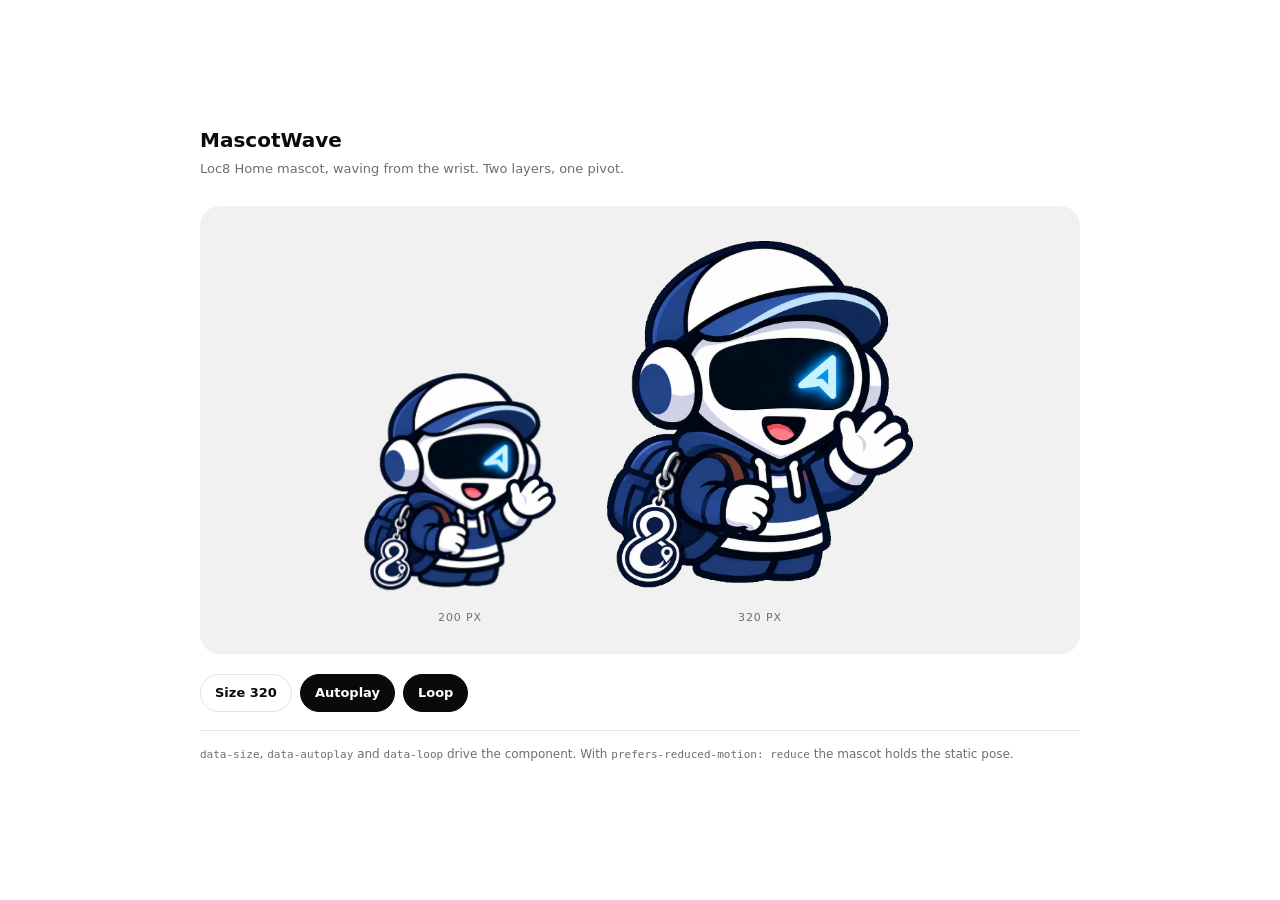
<file: prototype/mascot-wave/index.html>
<!doctype html>
<html lang="en">
<head>
<meta charset="utf-8">
<meta name="viewport" content="width=device-width, initial-scale=1">
<title>MascotWave — Loc8</title>
<link rel="stylesheet" href="mascot-wave.css">
<style>
  :root {
    --bg-app: #F1F1F2;
    --text-primary: #0A0A0A;
    --text-secondary: #6B6F76;
    --border: #E3E4E7;
  }
  * { box-sizing: border-box; }
  body {
    margin: 0;
    min-height: 100vh;
    background: #fff;
    color: var(--text-primary);
    font: 14px/1.5 "Plus Jakarta Sans", system-ui, -apple-system, sans-serif;
    -webkit-font-smoothing: antialiased;
    display: grid;
    place-items: center;
    padding: 40px 20px;
  }
  .page { width: min(880px, 100%); }
  h1 { font-size: 20px; font-weight: 700; margin: 0 0 4px; }
  p.lede { margin: 0 0 28px; color: var(--text-secondary); font-size: 13px; }
  .stage {
    background: var(--bg-app);
    border-radius: 20px;
    padding: 28px;
    display: flex;
    align-items: flex-end;
    justify-content: center;
    gap: 40px;
    min-height: 360px;
    flex-wrap: wrap;
  }
  .stage > figure { margin: 0; text-align: center; }
  .stage figcaption {
    margin-top: 10px;
    font-size: 11px;
    letter-spacing: .08em;
    text-transform: uppercase;
    color: var(--text-secondary);
  }
  .controls {
    margin-top: 20px;
    display: flex;
    gap: 8px;
    flex-wrap: wrap;
    align-items: center;
  }
  button {
    font: inherit;
    font-size: 13px;
    font-weight: 600;
    padding: 8px 14px;
    border-radius: 999px;
    border: 1px solid var(--border);
    background: #fff;
    color: var(--text-primary);
    cursor: pointer;
  }
  button[aria-pressed="true"] {
    background: var(--text-primary);
    border-color: var(--text-primary);
    color: #fff;
  }
  .note {
    margin-top: 18px;
    font-size: 12px;
    color: var(--text-secondary);
    border-top: 1px solid var(--border);
    padding-top: 14px;
  }
  code { font-family: ui-monospace, "SF Mono", Menlo, monospace; font-size: 11px; }
</style>
</head>
<body>
<div class="page">
  <h1>MascotWave</h1>
  <p class="lede">Loc8 Home mascot, waving from the wrist. Two layers, one pivot.</p>

  <div class="stage">
    <figure>
      <div class="mascot-wave" data-size="200" data-autoplay="true" data-loop="true">
        <div class="mascot-wave__stage">
          <img class="mascot-wave__body" src="../../assets/mascot/body.png" alt="">
          <div class="mascot-wave__hand-wrap">
            <img class="mascot-wave__hand" src="../../assets/mascot/hand.png" alt="">
          </div>
        </div>
      </div>
      <figcaption>200 px</figcaption>
    </figure>

    <figure>
      <div class="mascot-wave" data-size="320" data-autoplay="true" data-loop="true">
        <div class="mascot-wave__stage">
          <img class="mascot-wave__body" src="../../assets/mascot/body.png" alt="">
          <div class="mascot-wave__hand-wrap">
            <img class="mascot-wave__hand" src="../../assets/mascot/hand.png" alt="">
          </div>
        </div>
      </div>
      <figcaption>320 px</figcaption>
    </figure>
  </div>

  <div class="controls">
    <button id="size" aria-pressed="false">Size 320</button>
    <button id="autoplay" aria-pressed="true">Autoplay</button>
    <button id="loop" aria-pressed="true">Loop</button>
  </div>

  <p class="note">
    <code>data-size</code>, <code>data-autoplay</code> and <code>data-loop</code> drive the
    component. With <code>prefers-reduced-motion: reduce</code> the mascot holds the static pose.
  </p>
</div>

<script>
  // Minimal initialiser: map data-* attributes onto the component.
  document.querySelectorAll('.mascot-wave').forEach(function (el) {
    el.style.setProperty('--mw-size', el.dataset.size || 200);
  });

  var first = document.querySelector('.mascot-wave');
  function toggle(btn, attr, on, off) {
    var isOn = first.dataset[attr] !== 'false';
    btn.addEventListener('click', function () {
      var next = !isOn;
      isOn = next;
      first.dataset[attr] = next ? 'true' : 'false';
      btn.setAttribute('aria-pressed', String(next));
      btn.textContent = next ? on : off;
    });
  }

  var sizeBtn = document.getElementById('size');
  var big = false;
  sizeBtn.addEventListener('click', function () {
    big = !big;
    first.dataset.size = big ? 320 : 200;
    first.style.setProperty('--mw-size', big ? 320 : 200);
    sizeBtn.textContent = big ? 'Size 200' : 'Size 320';
    sizeBtn.setAttribute('aria-pressed', String(big));
  });

  toggle(document.getElementById('autoplay'), 'autoplay', 'Autoplay', 'Paused');
  toggle(document.getElementById('loop'), 'loop', 'Loop', 'Once');
</script>
</body>
</html>
</file>
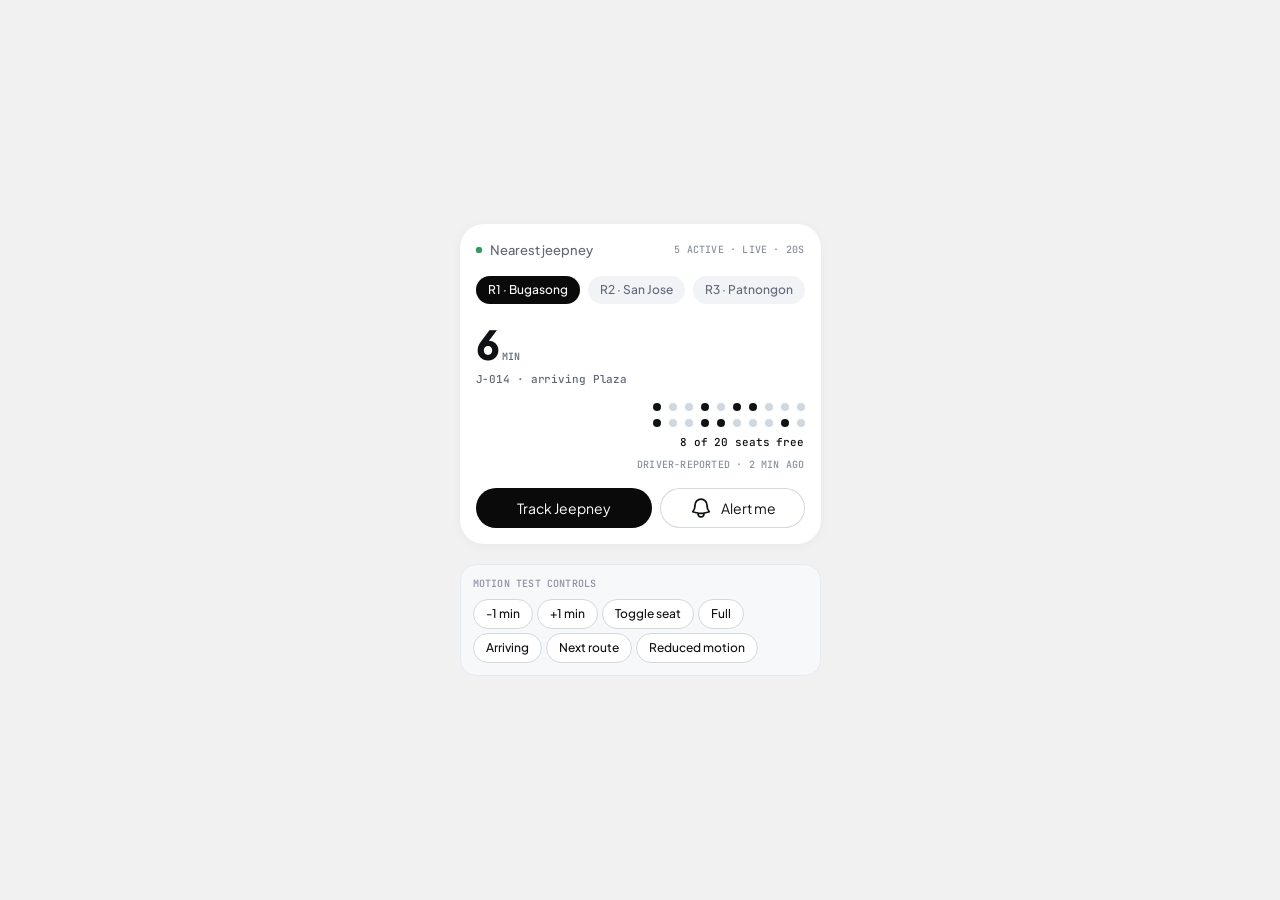
<file: prototype/nearest-jeepney-card/index.html>
<!doctype html>
<html lang="en">
<head>
  <meta charset="utf-8" />
  <meta name="viewport" content="width=device-width, initial-scale=1" />
  <title>Loc8 · Role/Commuter/NearestJeepney — Motion Prototype</title>
  <link rel="preconnect" href="https://fonts.googleapis.com" />
  <link rel="preconnect" href="https://fonts.gstatic.com" crossorigin />
  <link href="https://fonts.googleapis.com/css2?family=JetBrains+Mono:wght@500&family=Plus+Jakarta+Sans:wght@400;500;600;700;800&display=swap" rel="stylesheet" />
  <style>
    /* ==========================================================================
       DESIGN.md tokens (mapped to CSS custom properties — zero hardcoded colors)
       ========================================================================== */
    :root {
      /* 2.1 Core colors */
      --bg-default: #FFFFFF;
      --bg-app: #F1F1F2;
      --bg-subtle: #F7F8FA;
      --bg-muted: #F1F3F6;
      --bg-auth-hero: #0A0A0A;
      --bg-mascot-band: #262B35;
      --border-default: #E6E9EE;
      --border-card-subtle: #0000000A;
      --border-strong: #D3D8DF;
      --text-primary: #0F1115;
      --text-secondary: #5F6877;
      --text-tertiary: #8A92A0;
      --text-inverse: #FFFFFF;
      --primary-default: #0A0A0A;
      --primary-pressed: #262B35;
      --primary-disabled: #D3D8DF;

      /* 2.2 Accent & 2.6 App-specific status */
      --accent-default: #1F6FEB;
      --accent-pressed: #1859C2;
      --accent-tint: #E8F1FE;
      --status-live: #2E9E5B;
      --status-weak: #F5A524;
      --status-lost: #E5484D;
      --status-stale: #8A92A080;

      /* 3. Typography */
      --font-sans: "Plus Jakarta Sans", -apple-system, BlinkMacSystemFont, "Segoe UI", sans-serif;
      --font-mono: "JetBrains Mono", ui-monospace, SFMono-Regular, Menlo, Consolas, monospace;

      --type-display-size: 40px;
      --type-display-line: 48px;
      --type-display-weight: 800;

      --type-h3-size: 18px;
      --type-h3-line: 26px;
      --type-h3-weight: 600;

      --type-card-title-size: 13px;
      --type-card-title-line: 18px;
      --type-card-title-weight: 500;

      --type-body-size: 14px;
      --type-body-line: 20px;
      --type-body-weight: 400;

      --type-caption-size: 12px;
      --type-caption-line: 16px;
      --type-caption-weight: 500;

      --type-mono-tag-size: 10px;
      --type-mono-tag-line: 14px;
      --type-mono-tag-weight: 500;
      --type-mono-tag-tracking: 0.02em;

      --type-mono-body-size: 11px;
      --type-mono-body-line: 15px;
      --type-mono-body-weight: 500;
      --type-mono-body-tracking: -0.01em;

      /* 4.1 Spacing, sizes & layout */
      --space-0: 0px;
      --space-1: 4px;
      --space-2: 8px;
      --space-3: 12px;
      --space-4: 16px;
      --space-5: 20px;
      --space-6: 24px;
      --space-10: 40px;

      --layout-touch-min: 44px;
      --size-home-content-w: 361px;
      --size-dot-xs: 6px;
      --size-dot-sm: 8px;
      --size-chip-h: 28px;
      --size-btn-sm-h: 40px;
      --stroke-hairline: 1px;

      /* 4.2 Radius */
      --radius-sm: 12px;
      --radius-md: 16px;
      --radius-xl: 24px;
      --radius-pill: 999px;

      /* 4.3 Elevation */
      --shadow-card: 0 2px 12px rgba(0, 0, 0, 0.04);

      /* Stage aliases mapped directly to Loc8 design tokens */
      --stage-bg: var(--bg-app);
      --stage-surface: var(--bg-default);
      --stage-fg: var(--text-primary);
      --stage-muted: var(--text-secondary);
      --stage-tertiary: var(--text-tertiary);
      --stage-border: var(--border-strong);
      --stage-accent: var(--primary-default);
      --stage-on-accent: var(--text-inverse);
      --chip: var(--bg-muted);
      --chip-hover: var(--border-default);
      --dot-off: var(--border-strong);
      --live: var(--status-live);

      /* @motion
      [ETA and seat count] number pop-in
      --digit-dur: Duration
      --digit-distance: Distance
      --digit-stagger: Stagger
      more --digit-exit-dur: Exit duration
      more --digit-enter-delay: Enter delay
      more --digit-exit-distance: Exit distance
      more --digit-blur: Blur
      more --digit-lift: Lift
      more --digit-start-scale: Start scale
      more --digit-peak: Peak scale
      [Route chip slide] selection pill
      --tab-dur: Duration
      --tab-ease: Easing
      [Card enter] card contents
      --enter-dur: Duration
      --enter-distance: Distance
      --enter-stagger: Stagger
      more [Route data crossfade] id and next stop
      --soft-dur: Duration
      --soft-blur: Blur
      more [Seat dots] fill in and change
      --dot-dur: Duration
      --dot-stagger: Stagger
      --dot-pop: Pop scale
      more [Seat line swap] count and Full
      --text-swap-dur: Duration
      --text-swap-translate-y: Distance
      --text-swap-blur: Blur
      --text-swap-ease: Easing
      more [Live dot] pulse
      --pulse-dur: Duration
      more [Button press] buttons and chips
      --press-scale: Scale
      --press-dur: Duration
      --ease-smooth-out: Easing
      */
      --digit-dur: 600ms;
      --digit-exit-dur: 155ms;
      --digit-enter-delay: 50ms;
      --digit-stagger: 40ms;
      --digit-distance: 0.52em;
      --digit-exit-distance: 0.52em;
      --digit-blur: max(0.067em, 0.171em - 2.1px);
      --digit-lift: 0.125em;
      --digit-start-scale: 0.7;
      --digit-peak: 1.03;
      --text-swap-dur: 150ms;
      --text-swap-translate-y: 4px;
      --text-swap-blur: 2px;
      --text-swap-ease: ease-in-out;
      --tab-dur: 250ms;
      --tab-ease: cubic-bezier(0.22, 1, 0.36, 1);
      --enter-dur: 500ms;
      --enter-distance: 8px;
      --enter-stagger: 70ms;
      --soft-dur: 200ms;
      --soft-blur: 2px;
      --dot-dur: 250ms;
      --dot-stagger: 30ms;
      --dot-pop: 1.6;
      --pulse-dur: 2000ms;
      --press-scale: 0.97;
      --press-dur: 150ms;
      --ease-smooth-out: cubic-bezier(0.22, 1, 0.36, 1);
    }

    *, *::before, *::after {
      box-sizing: border-box;
    }

    html, body {
      margin: 0;
      padding: 0;
      min-height: 100vh;
      background: var(--stage-bg);
      color: var(--stage-fg);
      font-family: var(--font-sans);
      -webkit-font-smoothing: antialiased;
      -moz-osx-font-smoothing: grayscale;
      text-rendering: optimizeLegibility;
    }

    .stage {
      min-height: 100vh;
      display: flex;
      flex-direction: column;
      align-items: center;
      justify-content: center;
      gap: var(--space-5);
      padding: var(--space-6) var(--space-0);
    }

    /* ==========================================================================
       Card surface — matches Figma Role/Commuter/NearestJeepney (361 × 320)
       ========================================================================== */
    .card {
      width: 100%;
      max-width: var(--size-home-content-w);
      box-sizing: border-box;
      padding: var(--space-4);
      border-radius: var(--radius-xl);
      background: var(--stage-surface);
      color: var(--stage-fg);
      box-shadow: var(--shadow-card);
      display: flex;
      flex-direction: column;
      gap: var(--space-4);
      font-family: var(--font-sans);
      font-size: var(--type-card-title-size);
      line-height: var(--type-card-title-line);
      font-weight: var(--type-body-weight);
    }

    :where(.card) :is(button) {
      font: inherit;
      color: inherit;
      padding: 0;
      border: 0;
      background: none;
      cursor: pointer;
      margin: 0;
    }

    :where(.card) :is(h2, p) {
      margin: 0;
    }

    /* Header: Role/Commuter/CardHeader (Tone=Live) */
    .head {
      display: flex;
      align-items: center;
      justify-content: space-between;
      gap: var(--space-2);
      min-height: var(--space-5);
    }

    .head-l {
      display: flex;
      align-items: center;
      gap: var(--space-2);
      min-width: 0;
    }

    .live {
      position: relative;
      width: var(--size-dot-xs);
      height: var(--size-dot-xs);
      border-radius: 50%;
      background: var(--live);
      flex: none;
    }

    .live::after {
      content: "";
      position: absolute;
      inset: 0;
      border-radius: 50%;
      background: var(--live);
      animation: pulse var(--pulse-dur) var(--ease-smooth-out) infinite;
    }

    @keyframes pulse {
      0% { transform: scale(1); opacity: 0.5; }
      70%, 100% { transform: scale(2.6); opacity: 0; }
    }

    .title {
      font-family: var(--font-sans);
      font-size: var(--type-card-title-size);
      line-height: var(--type-card-title-line);
      font-weight: var(--type-card-title-weight);
      color: var(--stage-muted);
      white-space: nowrap;
    }

    .head-meta {
      font-family: var(--font-mono);
      font-size: var(--type-mono-tag-size);
      line-height: var(--type-mono-tag-line);
      font-weight: var(--type-mono-tag-weight);
      letter-spacing: var(--type-mono-tag-tracking);
      color: var(--stage-tertiary);
      text-transform: uppercase;
      white-space: nowrap;
    }

    /* Staggered card rise-in */
    .rise {
      animation: rise var(--enter-dur) var(--ease-smooth-out) both;
      animation-delay: calc(var(--enter-stagger) * var(--i, 0));
    }

    @keyframes rise {
      from {
        opacity: 0;
        transform: translateY(var(--enter-distance));
        filter: blur(2px);
      }
    }

    /* Route chips: Badge/Route instances + sliding black primary/default Indicator */
    .chips {
      position: relative;
      display: flex;
      gap: var(--space-2);
      overflow-x: auto;
      scrollbar-width: none;
    }
    .chips::-webkit-scrollbar {
      display: none;
    }

    .chip-ind {
      position: absolute;
      top: 0;
      left: 0;
      height: var(--size-chip-h);
      width: 0;
      border-radius: var(--radius-pill);
      background: var(--stage-accent);
      z-index: 1;
      pointer-events: none;
      transition: transform var(--tab-dur) var(--tab-ease), width var(--tab-dur) var(--tab-ease);
    }

    .chip-ind.no-anim {
      transition: none;
    }

    .chip {
      --press-scale: 0.97;
      position: relative;
      flex: none;
      height: var(--size-chip-h);
      padding: var(--space-1) var(--space-3);
      border-radius: var(--radius-pill);
      background: var(--chip);
      font-family: var(--font-sans);
      font-size: var(--type-caption-size);
      line-height: var(--type-caption-line);
      font-weight: var(--type-caption-weight);
      color: var(--stage-muted);
      max-width: 148px;
      transition:
        transform var(--press-dur) var(--ease-smooth-out),
        color var(--tab-dur) var(--tab-ease),
        background-color 120ms ease;
    }

    /* Extend hit area to 44px minimum touch target without changing visual 28px chip height */
    .chip::before {
      content: "";
      position: absolute;
      left: 0;
      right: 0;
      top: calc((var(--size-chip-h) - var(--layout-touch-min)) / 2);
      height: var(--layout-touch-min);
    }

    .chip span {
      position: relative;
      z-index: 2;
      display: block;
      overflow: hidden;
      text-overflow: ellipsis;
      white-space: nowrap;
    }

    .chip[aria-pressed="true"] {
      color: var(--stage-on-accent);
    }

    .chip:is(:active, .is-pressed) {
      transform: scale(var(--press-scale));
    }

    /* ETA Block: 40/48 800 display + MIN mono-tag + Arriving swap + Sub line */
    .eta-block {
      display: flex;
      flex-direction: column;
      gap: var(--space-1);
    }

    .eta-slot {
      display: grid;
      align-items: baseline;
      justify-items: start;
      min-height: var(--type-display-line);
    }

    .eta,
    .eta-arriving {
      grid-area: 1 / 1;
    }

    .eta {
      display: inline-flex;
      align-items: baseline;
      gap: var(--space-2);
    }

    .eta-num {
      font-family: var(--font-sans);
      font-size: var(--type-display-size);
      line-height: var(--type-display-line);
      font-weight: var(--type-display-weight);
      color: var(--stage-fg);
      font-variant-numeric: tabular-nums;
      min-width: 0.65ch;
    }

    .eta-unit {
      font-family: var(--font-mono);
      font-size: var(--type-mono-tag-size);
      line-height: var(--type-mono-tag-line);
      font-weight: var(--type-mono-tag-weight);
      letter-spacing: var(--type-mono-tag-tracking);
      color: var(--stage-muted);
      text-transform: uppercase;
    }

    .eta-arriving {
      align-self: center;
      font-family: var(--font-sans);
      font-size: var(--type-h3-size);
      line-height: var(--type-h3-line);
      font-weight: var(--type-h3-weight);
      color: var(--stage-fg);
    }

    .sub {
      font-family: var(--font-mono);
      font-size: var(--type-mono-body-size);
      line-height: var(--type-mono-body-line);
      font-weight: var(--type-mono-body-weight);
      letter-spacing: var(--type-mono-body-tracking);
      color: var(--stage-muted);
    }

    .t-soft {
      transition: opacity var(--soft-dur) ease-in-out, filter var(--soft-dur) ease-in-out;
    }

    .t-soft.is-exit {
      opacity: 0;
      filter: blur(var(--soft-blur));
    }

    /* Seats Block: 20-dot grid (10 per row, 8px dot, 8px gap), right-aligned */
    .seats {
      display: flex;
      flex-direction: column;
      align-items: flex-end;
      gap: var(--space-2);
    }

    .dots {
      display: grid;
      grid-template-columns: repeat(10, var(--size-dot-sm));
      gap: var(--space-2);
      justify-content: end;
    }

    .dot {
      width: var(--size-dot-sm);
      height: var(--size-dot-sm);
      border-radius: 50%;
      background: var(--dot-off);
      transition: background-color var(--dot-dur) var(--ease-smooth-out);
    }

    .dot.is-free {
      background: var(--stage-fg);
    }

    .dot.is-intro {
      animation: dot-in 300ms var(--ease-smooth-out) both;
      animation-delay: calc(400ms + var(--dot-stagger) * var(--n, 0));
    }

    .dot.is-changed {
      animation: dot-pop var(--dot-dur) var(--ease-smooth-out);
    }

    @keyframes dot-in {
      from {
        opacity: 0;
        transform: scale(0);
      }
    }

    @keyframes dot-pop {
      40% {
        transform: scale(var(--dot-pop));
      }
    }

    .count {
      display: grid;
      justify-items: end;
      text-align: right;
      width: 100%;
    }

    .count-line {
      grid-area: 1 / 1;
      font-family: var(--font-mono);
      font-size: var(--type-mono-body-size);
      line-height: var(--type-mono-body-line);
      font-weight: var(--type-mono-body-weight);
      letter-spacing: var(--type-mono-body-tracking);
      color: var(--stage-fg);
      font-variant-numeric: tabular-nums;
    }

    .tiny {
      font-family: var(--font-mono);
      font-size: var(--type-mono-tag-size);
      line-height: var(--type-mono-tag-line);
      font-weight: var(--type-mono-tag-weight);
      letter-spacing: var(--type-mono-tag-tracking);
      color: var(--stage-tertiary);
      text-transform: uppercase;
      text-align: right;
      width: 100%;
    }

    /* Actions: Track Jeepney (176.5px flex) + Alert me / Alerts on (144.5px flex) */
    .actions {
      display: flex;
      gap: var(--space-2);
    }

    .btn {
      --press-scale: 0.97;
      position: relative;
      height: var(--size-btn-sm-h);
      border-radius: var(--radius-pill);
      display: inline-flex;
      align-items: center;
      justify-content: center;
      gap: var(--space-2);
      padding: var(--space-2) var(--space-4);
      font-family: var(--font-sans);
      font-size: var(--type-body-size);
      line-height: var(--type-body-line);
      font-weight: var(--type-body-weight);
      white-space: nowrap;
      transition:
        transform var(--press-dur) var(--ease-smooth-out),
        background-color 150ms var(--ease-smooth-out),
        box-shadow 150ms var(--ease-smooth-out),
        opacity 120ms ease;
    }

    /* Extend hit area to 44px minimum touch target */
    .btn::before {
      content: "";
      position: absolute;
      left: 0;
      right: 0;
      top: calc((var(--size-btn-sm-h) - var(--layout-touch-min)) / 2);
      height: var(--layout-touch-min);
    }

    .btn:is(:active, .is-pressed) {
      transform: scale(var(--press-scale));
    }

    .btn-primary {
      flex: 0 0 176.5px;
      min-width: 0;
      background: var(--stage-accent);
      color: var(--stage-on-accent);
    }

    /* Alert button: Default Outline when off, bg/muted borderless "Alerts on" when on (matches Figma Alert On Layer) */
    .btn-outline {
      flex: 0 0 144.5px;
      min-width: 0;
      background: var(--stage-surface);
      color: var(--stage-fg);
      box-shadow: inset 0 0 0 var(--stroke-hairline) var(--stage-border);
    }

    .btn-outline[aria-pressed="true"] {
      background: var(--chip);
      box-shadow: inset 0 0 0 0 transparent;
    }

    .btn:focus-visible,
    .chip:focus-visible,
    .ctrl-btn:focus-visible {
      outline: none;
      box-shadow: 0 0 0 2px var(--stage-surface), 0 0 0 4px var(--stage-accent);
    }

    @media (hover: hover) {
      .chip:hover {
        background: var(--chip-hover);
      }
      .btn-outline:hover {
        background: var(--chip);
      }
      .btn-primary:hover {
        opacity: 0.92;
      }
    }

    /* ==========================================================================
       transitions.dev digit roll & text swap keyframes (exact)
       ========================================================================== */
    .t-digit-group {
      display: inline-flex;
      align-items: baseline;
    }

    .t-digit-slot {
      position: relative;
      display: inline-block;
    }

    .t-digit-old {
      position: absolute;
      inset: 0;
      text-align: center;
      pointer-events: none;
    }

    .t-digit {
      display: inline-block;
      will-change: transform, opacity, filter;
    }

    .t-digit-group.is-animating .t-digit {
      animation: t-digit-in var(--digit-dur) linear both;
      animation-delay: calc(var(--digit-stagger) * var(--digit-i, 0) + var(--digit-enter-delay));
    }

    .t-digit-group.is-animating .t-digit-old {
      animation: t-digit-out var(--digit-exit-dur) linear both;
      animation-delay: calc(var(--digit-stagger) * var(--digit-i, 0));
    }

    .t-digit-group.is-animating [data-stagger="1"] { --digit-i: 1; }
    .t-digit-group.is-animating [data-stagger="2"] { --digit-i: 2; }

    .t-digit-group.is-animating .t-digit[data-same] {
      animation: none;
    }

    @keyframes t-digit-in{0%{transform:translateY(calc(var(--digit-distance) * 1 + var(--digit-lift) * 0)) scale(var(--digit-start-scale));opacity:0;filter:blur(calc(var(--digit-blur) * 1))}5%{transform:translateY(calc(var(--digit-distance) * 0.941 + var(--digit-lift) * 0.216)) scale(var(--digit-start-scale));opacity:.059;filter:blur(calc(var(--digit-blur) * 1))}10%{transform:translateY(calc(var(--digit-distance) * 0.755 + var(--digit-lift) * 0.648)) scale(var(--digit-start-scale));opacity:.245;filter:blur(calc(var(--digit-blur) * 1))}15%{transform:translateY(calc(var(--digit-distance) * 0.475 + var(--digit-lift) * 0.972)) scale(var(--digit-start-scale));opacity:.525;filter:blur(calc(var(--digit-blur) * 1))}20%{transform:translateY(calc(var(--digit-distance) * 0.206 + var(--digit-lift) * 0.792)) scale(calc(1 + (var(--digit-start-scale) - 1) * 0.792));opacity:.794;filter:blur(calc(var(--digit-blur) * 0.9))}25%{transform:translateY(calc(var(--digit-distance) * 0.041 + var(--digit-lift) * 0.392)) scale(calc(1 + (var(--digit-start-scale) - 1) * 0.392));opacity:.959;filter:blur(calc(var(--digit-blur) * 0.75))}30%{transform:translateY(calc(var(--digit-distance) * 0 + var(--digit-lift) * 0.033)) scale(calc(1 + (var(--digit-start-scale) - 1) * 0.033));opacity:1;filter:blur(calc(var(--digit-blur) * 0.6))}35%{transform:translateY(calc(var(--digit-distance) * 0 + var(--digit-lift) * -0.194)) scale(calc(1 + (var(--digit-peak) - 1) * 0.711));opacity:1;filter:blur(calc(var(--digit-blur) * 0.45))}40%{transform:translateY(calc(var(--digit-distance) * 0 + var(--digit-lift) * -0.272)) scale(calc(1 + (var(--digit-peak) - 1) * 0.997));opacity:1;filter:blur(calc(var(--digit-blur) * 0.3))}45%{transform:translateY(calc(var(--digit-distance) * 0 + var(--digit-lift) * -0.238)) scale(calc(1 + (var(--digit-peak) - 1) * 0.87));opacity:1;filter:blur(calc(var(--digit-blur) * 0.15))}50%{transform:translateY(calc(var(--digit-distance) * 0 + var(--digit-lift) * -0.146)) scale(calc(1 + (var(--digit-peak) - 1) * 0.535));opacity:1;filter:blur(calc(var(--digit-blur) * 0))}55%{transform:translateY(calc(var(--digit-distance) * 0 + var(--digit-lift) * -0.05)) scale(calc(1 + (var(--digit-peak) - 1) * 0.183));opacity:1;filter:blur(calc(var(--digit-blur) * 0))}60%{transform:translateY(calc(var(--digit-distance) * 0 + var(--digit-lift) * 0.019)) scale(calc(1 + (var(--digit-peak) - 1) * -0.069));opacity:1;filter:blur(calc(var(--digit-blur) * 0))}65%{transform:translateY(calc(var(--digit-distance) * 0 + var(--digit-lift) * 0.05)) scale(calc(1 + (var(--digit-peak) - 1) * -0.185));opacity:1;filter:blur(calc(var(--digit-blur) * 0))}70%{transform:translateY(calc(var(--digit-distance) * 0 + var(--digit-lift) * 0.051)) scale(calc(1 + (var(--digit-peak) - 1) * -0.187));opacity:1;filter:blur(calc(var(--digit-blur) * 0))}75%{transform:translateY(calc(var(--digit-distance) * 0 + var(--digit-lift) * 0.035)) scale(calc(1 + (var(--digit-peak) - 1) * -0.128));opacity:1;filter:blur(calc(var(--digit-blur) * 0))}80%{transform:translateY(calc(var(--digit-distance) * 0 + var(--digit-lift) * 0.016)) scale(calc(1 + (var(--digit-peak) - 1) * -0.057));opacity:1;filter:blur(calc(var(--digit-blur) * 0))}85%{transform:translateY(calc(var(--digit-distance) * 0 + var(--digit-lift) * 0.002)) scale(calc(1 + (var(--digit-peak) - 1) * -0.007));opacity:1;filter:blur(calc(var(--digit-blur) * 0))}90%{transform:translateY(calc(var(--digit-distance) * 0 + var(--digit-lift) * -0.004)) scale(calc(1 + (var(--digit-peak) - 1) * 0.013));opacity:1;filter:blur(calc(var(--digit-blur) * 0))}95%{transform:translateY(calc(var(--digit-distance) * 0 + var(--digit-lift) * -0.003)) scale(calc(1 + (var(--digit-peak) - 1) * 0.011));opacity:1;filter:blur(calc(var(--digit-blur) * 0))}100%{transform:translateY(calc(var(--digit-distance) * 0 + var(--digit-lift) * 0)) scale(1);opacity:1;filter:blur(calc(var(--digit-blur) * 0))}}

    @keyframes t-digit-out{0%{transform:translateY(calc(var(--digit-exit-distance) * 0)) scale(calc(1 + (var(--digit-start-scale) - 1) * 0));opacity:1;filter:blur(calc(var(--digit-blur) * 0))}10%{transform:translateY(calc(var(--digit-exit-distance) * -0.009)) scale(calc(1 + (var(--digit-start-scale) - 1) * 0.009));opacity:1;filter:blur(calc(var(--digit-blur) * 0.009))}20%{transform:translateY(calc(var(--digit-exit-distance) * -0.042)) scale(calc(1 + (var(--digit-start-scale) - 1) * 0.042));opacity:1;filter:blur(calc(var(--digit-blur) * 0.042))}30%{transform:translateY(calc(var(--digit-exit-distance) * -0.112)) scale(calc(1 + (var(--digit-start-scale) - 1) * 0.112));opacity:1;filter:blur(calc(var(--digit-blur) * 0.112))}40%{transform:translateY(calc(var(--digit-exit-distance) * -0.252)) scale(calc(1 + (var(--digit-start-scale) - 1) * 0.252));opacity:1;filter:blur(calc(var(--digit-blur) * 0.252))}50%{transform:translateY(calc(var(--digit-exit-distance) * -0.5)) scale(calc(1 + (var(--digit-start-scale) - 1) * 0.5));opacity:.833;filter:blur(calc(var(--digit-blur) * 0.5))}60%{transform:translateY(calc(var(--digit-exit-distance) * -0.748)) scale(calc(1 + (var(--digit-start-scale) - 1) * 0.748));opacity:.42;filter:blur(calc(var(--digit-blur) * 0.748))}70%{transform:translateY(calc(var(--digit-exit-distance) * -0.888)) scale(calc(1 + (var(--digit-start-scale) - 1) * 0.888));opacity:.187;filter:blur(calc(var(--digit-blur) * 0.888))}80%{transform:translateY(calc(var(--digit-exit-distance) * -0.958)) scale(calc(1 + (var(--digit-start-scale) - 1) * 0.958));opacity:.069;filter:blur(calc(var(--digit-blur) * 0.958))}90%{transform:translateY(calc(var(--digit-exit-distance) * -0.991)) scale(calc(1 + (var(--digit-start-scale) - 1) * 0.991));opacity:.015;filter:blur(calc(var(--digit-blur) * 0.991))}100%{transform:translateY(calc(var(--digit-exit-distance) * -1)) scale(calc(1 + (var(--digit-start-scale) - 1) * 1));opacity:0;filter:blur(calc(var(--digit-blur) * 1))}}

    .t-text-swap {
      display: inline-block;
      transform: translateY(0);
      filter: blur(0);
      opacity: 1;
      transition:
        transform var(--text-swap-dur) var(--text-swap-ease),
        filter var(--text-swap-dur) var(--text-swap-ease),
        opacity var(--text-swap-dur) var(--text-swap-ease);
      will-change: transform, filter, opacity;
    }

    .t-text-swap.is-exit {
      transform: translateY(calc(var(--text-swap-translate-y) * -1));
      filter: blur(var(--text-swap-blur));
      opacity: 0;
      pointer-events: none;
    }

    .t-text-swap.is-enter-start {
      transform: translateY(var(--text-swap-translate-y));
      filter: blur(var(--text-swap-blur));
      opacity: 0;
      transition: none;
    }

    /* Reduced motion: OS media query + manual preview toggle on html[data-reduced-motion="true"] */
    @media (prefers-reduced-motion: reduce) {
      .rise, .live::after, .dot.is-intro, .dot.is-changed { animation: none !important; }
      .chip, .btn, .chip-ind, .t-soft, .t-text-swap, .dot { transition: none !important; }
      .btn:is(:active, .is-pressed), .chip:is(:active, .is-pressed) { transform: none; }
      .t-digit-group .t-digit { animation: none !important; }
      .t-digit-group .t-digit-old { display: none; }
    }

    html[data-reduced-motion="true"] .rise,
    html[data-reduced-motion="true"] .live::after,
    html[data-reduced-motion="true"] .dot.is-intro,
    html[data-reduced-motion="true"] .dot.is-changed {
      animation: none !important;
    }
    html[data-reduced-motion="true"] .chip,
    html[data-reduced-motion="true"] .btn,
    html[data-reduced-motion="true"] .chip-ind,
    html[data-reduced-motion="true"] .t-soft,
    html[data-reduced-motion="true"] .t-text-swap,
    html[data-reduced-motion="true"] .dot {
      transition: none !important;
    }
    html[data-reduced-motion="true"] .btn:is(:active, .is-pressed),
    html[data-reduced-motion="true"] .chip:is(:active, .is-pressed) {
      transform: none;
    }
    html[data-reduced-motion="true"] .t-digit-group .t-digit {
      animation: none !important;
    }
    html[data-reduced-motion="true"] .t-digit-group .t-digit-old {
      display: none;
    }

    /* Icons: Heroicons (outline), Copyright (c) Tailwind Labs, Inc. MIT License */

    /* Touch: controls press in full on a tap, never select their label, and hover only applies with a mouse. */
    :where(button, [role="button"], [role="tab"], [role="menuitem"], [role="menuitemcheckbox"], [role="menuitemradio"], [role="option"], [role="switch"], summary, .t-pressable) {
      -webkit-tap-highlight-color: transparent;
      touch-action: manipulation;
      -webkit-user-select: none;
      user-select: none;
      -webkit-touch-callout: none;
    }
    /* end touch */

    /* ==========================================================================
       External control bar (outside the card, clearly separated for testing)
       ========================================================================== */
    .controls {
      width: 100%;
      max-width: var(--size-home-content-w);
      padding: var(--space-3);
      border-radius: var(--radius-md);
      background: var(--bg-subtle);
      border: var(--stroke-hairline) solid var(--border-default);
      display: flex;
      flex-direction: column;
      gap: var(--space-2);
    }

    .controls-label {
      font-family: var(--font-mono);
      font-size: var(--type-mono-tag-size);
      line-height: var(--type-mono-tag-line);
      font-weight: var(--type-mono-tag-weight);
      letter-spacing: var(--type-mono-tag-tracking);
      color: var(--stage-tertiary);
      text-transform: uppercase;
    }

    .controls-grid {
      display: flex;
      flex-wrap: wrap;
      gap: var(--space-1);
    }

    .ctrl-btn {
      --press-scale: 0.97;
      font-family: var(--font-sans);
      font-size: var(--type-caption-size);
      line-height: var(--type-caption-line);
      font-weight: var(--type-caption-weight);
      color: var(--stage-fg);
      background: var(--stage-surface);
      border: var(--stroke-hairline) solid var(--border-strong);
      border-radius: var(--radius-pill);
      height: 30px;
      padding: 0 var(--space-3);
      cursor: pointer;
      transition: transform var(--press-dur) var(--ease-smooth-out), background-color 120ms ease;
    }

    .ctrl-btn:is(:active, .is-pressed) {
      transform: scale(var(--press-scale));
    }

    .ctrl-btn[aria-pressed="true"] {
      background: var(--stage-accent);
      color: var(--stage-on-accent);
      border-color: var(--stage-accent);
    }
  </style>
</head>
<body>
  <main class="stage">
    <article class="card" aria-label="Nearest jeepney">
      <header class="head rise" style="--i:0">
        <div class="head-l">
          <span class="live" aria-hidden="true"></span>
          <h2 class="title">Nearest jeepney</h2>
        </div>
        <span class="head-meta" id="headMeta">5 ACTIVE · LIVE · 20S</span>
      </header>

      <div class="chips rise" style="--i:1" role="group" aria-label="Routes">
        <span class="chip-ind" aria-hidden="true"></span>
        <button class="chip" type="button" data-route="R1" aria-pressed="true"><span>R1 · Bugasong</span></button>
        <button class="chip" type="button" data-route="R2" aria-pressed="false"><span>R2 · San Jose</span></button>
        <button class="chip" type="button" data-route="R3" aria-pressed="false"><span>R3 · Patnongon</span></button>
      </div>

      <section class="eta-block rise" style="--i:2">
        <div class="eta-slot">
          <div class="eta t-text-swap" id="etaWrap">
            <span class="eta-num t-digit-group" id="eta" aria-live="polite">6</span>
            <span class="eta-unit">MIN</span>
          </div>
          <span class="eta-arriving t-text-swap is-exit" id="arrivingLine" aria-live="polite">Arriving</span>
        </div>
        <p class="sub t-soft" id="sub">J-014 · arriving Plaza</p>
      </section>

      <section class="seats rise" style="--i:3">
        <div class="dots" id="dots" role="img" aria-label="8 of 20 seats free"></div>
        <div class="count">
          <span class="count-line t-text-swap" id="countLine"><span class="t-digit-group" id="free">8</span> of <span id="capNum">20</span> seats free</span>
          <span class="count-line t-text-swap is-exit" id="fullLine">Full</span>
        </div>
        <p class="tiny" id="updatedLine">DRIVER-REPORTED · 2 MIN AGO</p>
      </section>

      <div class="actions rise" style="--i:4">
        <button class="btn btn-primary" type="button" id="trackBtn">Track Jeepney</button>
        <button class="btn btn-outline" type="button" id="alert" aria-pressed="false">
          <svg class="hi" width="24" height="24" viewBox="0 0 24 24" fill="none" stroke="currentColor" stroke-linecap="round" stroke-linejoin="round" stroke-width="1.75" aria-hidden="true">
            <path d="M14.857 17.082a23.848 23.848 0 0 0 5.454-1.31A8.967 8.967 0 0 1 18 9.75V9A6 6 0 0 0 6 9v.75a8.967 8.967 0 0 1-2.312 6.022c1.733.64 3.56 1.085 5.455 1.31m5.714 0a24.255 24.255 0 0 1-5.714 0m5.714 0a3 3 0 1 1-5.714 0" />
          </svg>
          <span id="alertLabel">Alert me</span>
        </button>
      </div>
    </article>

    <aside class="controls" aria-label="Motion test controls">
      <span class="controls-label">Motion test controls</span>
      <div class="controls-grid">
        <button class="ctrl-btn" type="button" id="ctrlMinus1">-1 min</button>
        <button class="ctrl-btn" type="button" id="ctrlPlus1">+1 min</button>
        <button class="ctrl-btn" type="button" id="ctrlToggleSeat">Toggle seat</button>
        <button class="ctrl-btn" type="button" id="ctrlFull">Full</button>
        <button class="ctrl-btn" type="button" id="ctrlArriving">Arriving</button>
        <button class="ctrl-btn" type="button" id="ctrlNextRoute">Next route</button>
        <button class="ctrl-btn" type="button" id="ctrlReducedMotion" aria-pressed="false">Reduced motion</button>
      </div>
    </aside>
  </main>

  <script>
    /* ==========================================================================
       CARD LOGIC (reusable API: setEta, setSeats, selectRoute, setAlert)
       ========================================================================== */
    (function () {
      function digits(el) {
        var current = el.textContent.replace(/\s+/g, '');
        return function (str) {
          str = String(str);
          if (str === current) return;
          var same = 0;
          while (same < current.length && same < str.length && current[same] === str[same]) same++;
          el.classList.remove('is-animating');
          el.replaceChildren();
          [].slice.call(str).forEach(function (ch, i) {
            var fresh = document.createElement('span');
            fresh.className = 't-digit';
            fresh.textContent = ch;
            if (i < same || !/\d/.test(ch)) {
              fresh.dataset.same = '';
              el.appendChild(fresh);
              return;
            }
            var slot = document.createElement('span');
            slot.className = 't-digit-slot';
            var fe = str.length - 1 - i;
            if (fe === 1) slot.dataset.stagger = '1';
            else if (fe === 0) slot.dataset.stagger = '2';
            var o = current[current.length - (str.length - i)];
            if (o && /\d/.test(o)) {
              var old = document.createElement('span');
              old.className = 't-digit-old';
              old.setAttribute('aria-hidden', 'true');
              old.textContent = o;
              slot.appendChild(old);
            }
            slot.appendChild(fresh);
            el.appendChild(slot);
          });
          current = str;
          void el.offsetHeight;
          el.classList.add('is-animating');
        };
      }

      var etaEl = document.getElementById('eta');
      var etaWrap = document.getElementById('etaWrap');
      var arrivingLine = document.getElementById('arrivingLine');
      var freeEl = document.getElementById('free');
      var capNumEl = document.getElementById('capNum');
      var subEl = document.getElementById('sub');
      var dotsEl = document.getElementById('dots');
      var countLine = document.getElementById('countLine');
      var fullLine = document.getElementById('fullLine');
      var alertBtn = document.getElementById('alert');
      var alertLabel = document.getElementById('alertLabel');
      var chips = [].slice.call(document.querySelectorAll('.chip'));
      var ind = document.querySelector('.chip-ind');

      var rollEta = digits(etaEl);
      var rollFree = digits(freeEl);

      var dots = [];
      for (var i = 0; i < 20; i++) {
        var d = document.createElement('span');
        d.className = 'dot is-intro';
        d.style.setProperty('--n', i);
        dotsEl.appendChild(d);
        dots.push(d);
      }
      setTimeout(function () {
        dots.forEach(function (d) { d.classList.remove('is-intro'); });
      }, 400 + 20 * 30 + 400);

      var state = {
        selectedRouteId: 'R1',
        eta: 6,
        jeepneyId: 'J-014',
        stop: 'Plaza',
        seats: [],
        capacity: 20,
        alertOn: false,
        firstRender: true
      };

      function softMs() {
        if (document.documentElement.getAttribute('data-reduced-motion') === 'true') return 0;
        return parseFloat(getComputedStyle(document.documentElement).getPropertyValue('--soft-dur')) || 200;
      }

      function soft(el, text) {
        if (el.textContent === text) return;
        var ms = softMs();
        if (ms <= 0) {
          el.textContent = text;
          el.classList.remove('is-exit');
          return;
        }
        el.classList.add('is-exit');
        clearTimeout(el._softTimer);
        el._softTimer = setTimeout(function () {
          el.textContent = text;
          el.classList.remove('is-exit');
        }, ms);
      }

      function subText(jeepneyId, stop, eta) {
        return jeepneyId + ' · ' + (eta < 1 ? 'arriving now' : 'arriving ' + stop);
      }

      function moveInd(instant) {
        var activeChip = chips.find(function (c) {
          return c.getAttribute('data-route') === state.selectedRouteId;
        }) || chips[0];
        if (!activeChip) return;
        if (instant) ind.classList.add('no-anim');
        ind.style.width = activeChip.offsetWidth + 'px';
        ind.style.transform = 'translateX(' + activeChip.offsetLeft + 'px)';
        if (instant) {
          void ind.offsetWidth;
          ind.classList.remove('no-anim');
        }
      }

      function setEta(n, meta) {
        var val = Math.max(0, Number(n) || 0);
        state.eta = val;
        if (meta && meta.jeepneyId) state.jeepneyId = meta.jeepneyId;
        if (meta && meta.stop) state.stop = meta.stop;

        var arriving = val < 1;
        etaWrap.classList.toggle('is-exit', arriving);
        arrivingLine.classList.toggle('is-exit', !arriving);
        if (!arriving) {
          rollEta(String(Math.round(val)));
        }
        soft(subEl, subText(state.jeepneyId, state.stop, val));
      }

      function setSeats(arr, capacity) {
        var cap = Math.max(1, Math.min(20, Number(capacity) || (arr ? arr.length : 20) || 20));
        state.capacity = cap;
        capNumEl.textContent = String(cap);
        var list = (arr || []).slice(0, cap).map(Boolean);
        while (list.length < cap) list.push(false);
        state.seats = list;

        var freeCount = 0;
        for (var i = 0; i < 20; i++) {
          var d = dots[i];
          if (i >= cap) {
            d.style.display = 'none';
            continue;
          }
          d.style.display = '';
          var f = list[i];
          if (d.classList.contains('is-free') !== f) {
            d.classList.toggle('is-free', f);
            if (!state.firstRender) {
              d.classList.remove('is-changed');
              void d.offsetWidth;
              d.classList.add('is-changed');
              (function (dotNode) {
                clearTimeout(dotNode._popTimer);
                dotNode._popTimer = setTimeout(function () {
                  dotNode.classList.remove('is-changed');
                }, 400);
              })(d);
            }
          }
          if (f) freeCount++;
        }

        state.firstRender = false;
        rollFree(freeCount);
        dotsEl.setAttribute('aria-label', freeCount + ' of ' + cap + ' seats free');
        var full = freeCount === 0;
        countLine.classList.toggle('is-exit', full);
        fullLine.classList.toggle('is-exit', !full);
      }

      function setAlert(bool) {
        var next = Boolean(bool);
        state.alertOn = next;
        alertBtn.setAttribute('aria-pressed', String(next));
        alertLabel.textContent = next ? 'Alerts on' : 'Alert me';
      }

      var routeChangeHandler = null;
      function selectRoute(id, instant) {
        var targetChip = chips.find(function (c) { return c.getAttribute('data-route') === id; });
        if (!targetChip) return;
        state.selectedRouteId = id;
        chips.forEach(function (c) {
          c.setAttribute('aria-pressed', String(c.getAttribute('data-route') === id));
        });
        moveInd(Boolean(instant));
        if (typeof routeChangeHandler === 'function') {
          routeChangeHandler(id, Boolean(instant));
        }
      }

      chips.forEach(function (c) {
        c.addEventListener('click', function () {
          var id = c.getAttribute('data-route');
          if (id !== state.selectedRouteId) selectRoute(id, false);
        });
      });

      alertBtn.addEventListener('click', function () {
        setAlert(!state.alertOn);
      });

      if (document.fonts && document.fonts.ready) {
        document.fonts.ready.then(function () { moveInd(true); });
      }
      window.addEventListener('resize', function () { moveInd(true); });

      window.setEta = setEta;
      window.setSeats = setSeats;
      window.selectRoute = selectRoute;
      window.setAlert = setAlert;
      window._cardInternal = {
        getState: function () { return state; },
        onRouteSelected: function (fn) { routeChangeHandler = fn; },
        moveInd: moveInd
      };
    })();

    /* Touch press: a tap holds .is-pressed for at least --press-dur, so the press shows in full. */
    (function(){var SEL="button,[role=\"button\"],[role=\"tab\"],[role=\"menuitem\"],[role=\"menuitemcheckbox\"],[role=\"menuitemradio\"],[role=\"option\"],[role=\"switch\"],summary,.t-pressable";var min=parseFloat(getComputedStyle(document.documentElement).getPropertyValue('--press-dur'))||150;document.addEventListener('pointerdown',function(e){if(e.pointerType==='mouse')return;var el=e.target&&e.target.closest&&e.target.closest(SEL);if(!el||el.disabled)return;var t0=performance.now();clearTimeout(el._tPress);el.classList.add('is-pressed');function up(){document.removeEventListener('pointerup',up,true);document.removeEventListener('pointercancel',up,true);el._tPress=setTimeout(function(){el.classList.remove('is-pressed');},Math.max(0,min-(performance.now()-t0)));}document.addEventListener('pointerup',up,true);document.addEventListener('pointercancel',up,true);},{passive:true});})();
    /* end touch press */

    /* ==========================================================================
       DEMO BLOCK (sample route data, 4s ETA timer, 5.5s seat flip timer, test bar)
       Keep separate from card logic — a real app calls setEta / setSeats / selectRoute / setAlert
       ========================================================================== */
    (function () {
      var routes = [
        {
          routeId: 'R1',
          eta: 6,
          base: 6,
          id: 'J-014',
          stop: 'Plaza',
          capacity: 20,
          seats: '10010110001001100010'
        },
        {
          routeId: 'R2',
          eta: 0,
          base: 3,
          id: 'J-021',
          stop: 'San Jose',
          capacity: 20,
          seats: '11011011010110101100'
        },
        {
          routeId: 'R3',
          eta: 10,
          base: 11,
          id: 'J-007',
          stop: 'Market',
          capacity: 20,
          seats: '00000000000000000000'
        }
      ].map(function (r) {
        r.s = r.seats.split('').map(function (c) { return c === '1'; });
        return r;
      });

      var curIndex = 0;

      function applyRoute(r) {
        window.setEta(r.eta, { jeepneyId: r.id, stop: r.stop });
        window.setSeats(r.s, r.capacity);
      }

      window._cardInternal.onRouteSelected(function (routeId) {
        var idx = routes.findIndex(function (r) { return r.routeId === routeId; });
        if (idx === -1) return;
        curIndex = idx;
        applyRoute(routes[curIndex]);
      });

      // Initial render
      applyRoute(routes[0]);
      window._cardInternal.moveInd(true);

      // Demo timer 1: ETA counts down by 1 every 4s and loops back to base
      setInterval(function () {
        var r = routes[curIndex];
        r.eta = r.eta <= 0 ? r.base : r.eta - 1;
        window.setEta(r.eta, { jeepneyId: r.id, stop: r.stop });
      }, 4000);

      // Demo timer 2: seats flip randomly every 5.5s
      setInterval(function () {
        var r = routes[curIndex];
        var k = Math.floor(Math.random() * r.capacity);
        r.s[k] = !r.s[k];
        window.setSeats(r.s, r.capacity);
      }, 5500);

      // Control bar buttons
      document.getElementById('ctrlMinus1').addEventListener('click', function () {
        var r = routes[curIndex];
        r.eta = Math.max(0, r.eta - 1);
        window.setEta(r.eta, { jeepneyId: r.id, stop: r.stop });
      });

      document.getElementById('ctrlPlus1').addEventListener('click', function () {
        var r = routes[curIndex];
        r.eta = r.eta + 1;
        window.setEta(r.eta, { jeepneyId: r.id, stop: r.stop });
      });

      document.getElementById('ctrlToggleSeat').addEventListener('click', function () {
        var r = routes[curIndex];
        var k = Math.floor(Math.random() * r.capacity);
        r.s[k] = !r.s[k];
        window.setSeats(r.s, r.capacity);
      });

      document.getElementById('ctrlFull').addEventListener('click', function () {
        var r = routes[curIndex];
        r.s = r.s.map(function () { return false; });
        window.setSeats(r.s, r.capacity);
      });

      document.getElementById('ctrlArriving').addEventListener('click', function () {
        var r = routes[curIndex];
        r.eta = 0;
        window.setEta(r.eta, { jeepneyId: r.id, stop: r.stop });
      });

      document.getElementById('ctrlNextRoute').addEventListener('click', function () {
        var nextIdx = (curIndex + 1) % routes.length;
        window.selectRoute(routes[nextIdx].routeId);
      });

      var rmBtn = document.getElementById('ctrlReducedMotion');
      rmBtn.addEventListener('click', function () {
        var active = document.documentElement.getAttribute('data-reduced-motion') === 'true';
        var next = !active;
        document.documentElement.setAttribute('data-reduced-motion', String(next));
        rmBtn.setAttribute('aria-pressed', String(next));
      });
    })();
  </script>
</body>
</html>
</file>
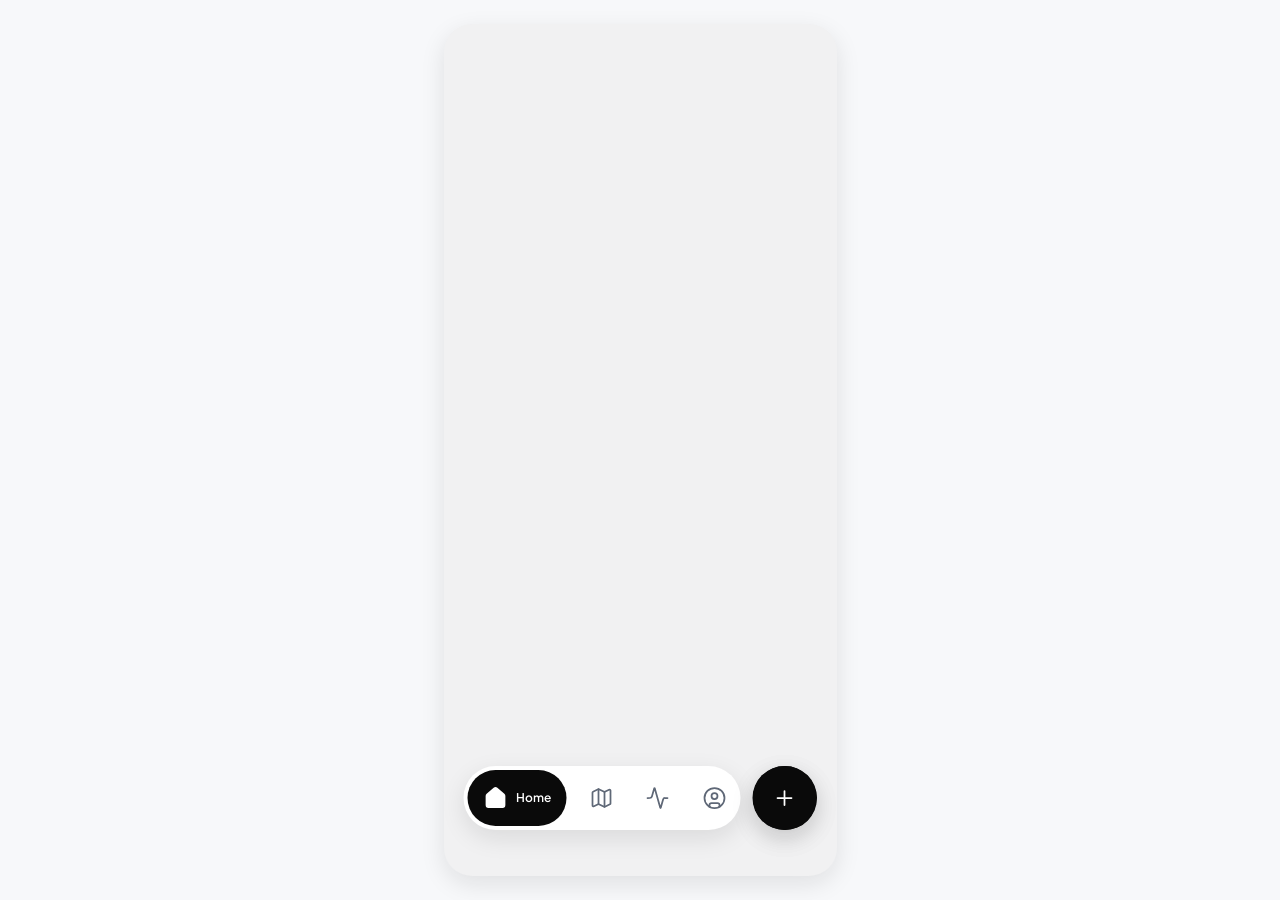
<file: SIA-CLAUDE/prototype/destination-island/index.html>
<!DOCTYPE html>
<html lang="en">
<head>
<meta charset="utf-8">
<meta name="viewport" content="width=device-width, initial-scale=1">
<title>Loc8 · Plus menu, Start waiting and Chat prototype</title>
<link rel="preconnect" href="https://fonts.googleapis.com">
<link rel="preconnect" href="https://fonts.gstatic.com" crossorigin>
<link href="https://fonts.googleapis.com/css2?family=JetBrains+Mono:wght@500&family=Plus+Jakarta+Sans:wght@400;500;600;700;800&display=swap" rel="stylesheet">
<style>
/* =========================================================================
   Tokens. Names follow DESIGN.md. Raw values live only in this block.
   ========================================================================= */
:root {
  /* Color */
  --bg-default: #FFFFFF;
  --bg-app: #F1F1F2;
  --bg-subtle: #F7F8FA;
  --bg-muted: #F1F3F6;
  --text-primary: #0F1115;
  --text-secondary: #5F6877;
  --text-inverse: #FFFFFF;
  --primary-default: #0A0A0A;
  --primary-pressed: #262B35;
  --tint-sky-fill: #E1EFFB;
  --tint-sky-ink: #1F6FEB;
  --tint-lavender-fill: #EDE7F8;
  --tint-lavender-ink: #6B4FB3;
  --primary-disabled: #D3D8DF;
  --text-tertiary: #8A92A0;
  --route-1: #1F6FEB;   /* R1 · Bugasong */
  --route-2: #F28C38;   /* R2 · San Jose */
  --route-3: #2E9E5B;   /* R3 · Patnongon */
  --scrim: rgba(0, 0, 0, 0.4);

  /* Spacing */
  --space-1: 4px;
  --space-2: 8px;
  --space-3: 12px;
  --space-4: 16px;
  --space-5: 20px;

  /* Layout and size */
  --layout-frame-width: 393px;
  --layout-frame-height: 852px;
  --layout-safe-top: 59px;
  --layout-safe-bottom: 34px;
  --layout-touch-min: 44px;
  --size-nav-height: 64px;
  --size-content-width: 353px;
  --size-control-md: 48px;
  --size-icon-xs: 16px;
  --size-dot-sm: 8px;
  --size-menu-w: 264px;         /* new token: plus menu width */
  --size-avatar-md: 40px;
  --size-timeline-line: 4px;    /* new token: stop timeline rail width */
  --size-stop-dot: 12px;        /* = size/dot-md + 2, ring stop marker */
  --size-stop-dot-end: 20px;    /* first / last stop marker */
  --stroke-icon: 1.75;

  /* Radius */
  --radius-sm: 12px;
  --radius-md: 16px;
  --radius-lg: 20px;
  --radius-xl: 24px;
  --radius-2xl: 28px;
  --radius-pill: 999px;

  /* Elevation */
  --shadow-raised: 0 8px 24px rgba(15, 17, 21, 0.10);
  --shadow-soft: 0 4px 16px rgba(15, 17, 21, 0.06);

  /* Type */
  --font-sans: "Plus Jakarta Sans", system-ui, sans-serif;
  --font-mono: "JetBrains Mono", ui-monospace, monospace;

  /* Motion */
  --ease-smooth-out: cubic-bezier(0.22, 1, 0.36, 1);
  --menu-open-dur: 350ms;
  --menu-close-dur: 250ms;
  --page-open-dur: 350ms;
  --content-fade-dur: 250ms;
  --content-fade-delay: 100ms;
  --accordion-dur: 250ms;
  --ui-dur: 200ms;
  --press-scale: 0.97;
  --press-dur: 150ms;
  --ping-dur: 2000ms;
  --route-tint-mix: 16%;        /* route color at 16% on white, same as Badge/Route */
}

/* =========================================================================
   Page and phone frame
   ========================================================================= */
* { box-sizing: border-box; }
html, body { margin: 0; }
body {
  min-height: 100vh;
  display: grid;
  place-items: center;
  background: var(--bg-subtle);
  font-family: var(--font-sans);
  color: var(--text-primary);
  -webkit-font-smoothing: antialiased;
  text-rendering: optimizeLegibility;
}
:where(button) {
  font: inherit; color: inherit; padding: 0; margin: 0;
  border: 0;          /* reset the browser default, not a design border */
  background: none; cursor: pointer; text-align: left;
}
:where(button):focus-visible { outline: none; } /* focus is shown by fill change instead */
svg { display: block; flex: none; }

.phone {
  position: relative;
  width: var(--layout-frame-width);
  height: var(--layout-frame-height);
  background: var(--bg-app);
  border-radius: var(--radius-2xl);
  box-shadow: var(--shadow-raised);
  overflow: hidden;
}
@media (max-width: 430px) {
  body { display: block; }
  .phone { width: 100%; border-radius: 0; box-shadow: none; }
}

/* Scrim behind the open plus menu (Bottom sheet scrim, DESIGN.md 6.4) */
.scrim {
  position: absolute; inset: 0;
  background: var(--scrim);
  opacity: 0; pointer-events: none;
  transition: opacity var(--menu-close-dur) var(--ease-smooth-out);
}
.phone[data-open="true"] .scrim {
  opacity: 1; pointer-events: auto;
  transition-duration: var(--menu-open-dur);
}

/* =========================================================================
   Bottom nav (Nav/Commuter): 277 pill + 12 gap + 64 round button
   ========================================================================= */
.nav {
  position: absolute;
  left: 50%;
  bottom: calc(var(--layout-safe-bottom) + var(--space-3));
  transform: translateX(-50%);
  width: var(--size-content-width);
  height: var(--size-nav-height);
  display: flex;
  gap: var(--space-3);
  z-index: 2;
}
.nav-pill {
  flex: 1;
  display: flex; align-items: center; justify-content: space-between;
  padding: var(--space-1);
  background: var(--bg-default);
  border-radius: var(--radius-pill);
  box-shadow: var(--shadow-raised);
}
.tab {
  width: var(--layout-touch-min); height: 56px;
  display: grid; place-items: center;
  color: var(--text-secondary);
  border-radius: var(--radius-pill);
}
.tab.is-active {
  width: auto; padding: 0 var(--space-4);
  display: flex; align-items: center; gap: var(--space-2);
  background: var(--primary-default);
  color: var(--text-inverse);
  font-size: 12px; line-height: 16px; font-weight: 600; /* type/caption, 600 */
}

/* Round action button (Button/Waiting) */
.action {
  position: relative;
  width: var(--size-nav-height); height: var(--size-nav-height);
  flex: none;
  display: grid; place-items: center;
  border-radius: var(--radius-pill);
  background: var(--primary-default);
  color: var(--text-inverse);
  box-shadow: var(--shadow-raised);
  transition: background-color var(--ui-dur) ease-out, transform var(--press-dur) var(--ease-smooth-out);
}
.action:focus-visible { background: var(--primary-pressed); }
.action .icon-plus { transition: transform var(--ui-dur) ease-out; }
.phone[data-open="true"] .action .icon-plus { transform: rotate(45deg); } /* plus -> close */
.action .icon-pin { display: none; }
.action[data-state="waiting"] { background: var(--primary-pressed); }
.action[data-state="waiting"] .icon-plus { display: none; }
.action[data-state="waiting"] .icon-pin { display: block; }
/* Ping ring: flat fill that grows and fades, not a stroked ring */
.action::before {
  content: ""; position: absolute; inset: 0;
  border-radius: inherit;
  background: var(--primary-default);
  opacity: 0; z-index: -1;
}
.action[data-state="waiting"]::before { animation: ping var(--ping-dur) var(--ease-smooth-out) infinite; }
@keyframes ping {
  0%   { transform: scale(1);     opacity: 0.4; }
  70%, 100% { transform: scale(1.625); opacity: 0; }  /* 64 -> 104 px, like State=Waiting Pulse */
}

/* =========================================================================
   Plus menu (Menu/Plus): grows out of the round button into a small card
   with two choices, Chat and Start waiting. Reference: AssestRef/NewEvent.jpg
   ========================================================================= */
.menu {
  position: absolute;
  z-index: 1;
  right: calc((var(--layout-frame-width) - var(--size-content-width)) / 2);
  bottom: calc(var(--layout-safe-bottom) + var(--space-3));
  width: var(--size-nav-height);
  height: var(--size-nav-height);
  border-radius: calc(var(--size-nav-height) / 2);
  background: var(--primary-default);
  box-shadow: var(--shadow-raised);
  overflow: hidden;
  transition-property: width, height, bottom, border-radius, background-color;
  transition-duration: var(--menu-close-dur);
  transition-timing-function: var(--ease-smooth-out);
}
.phone[data-open="true"] .menu {
  bottom: calc(var(--layout-safe-bottom) + var(--space-3) + var(--size-nav-height) + var(--space-3));
  width: var(--size-menu-w);
  height: calc(2 * 64px + var(--space-1) + 2 * var(--space-2)); /* 2 rows + gap + padding */
  border-radius: var(--radius-xl);
  background: var(--bg-default);
  transition-duration: var(--menu-open-dur);
}
.menu-list {
  position: absolute; top: 0; left: 0;
  width: var(--size-menu-w);
  padding: var(--space-2);
  display: flex; flex-direction: column; gap: var(--space-1); /* no divider lines */
  opacity: 0;
  transition: opacity 100ms ease-out;
}
.phone[data-open="true"] .menu-list {
  opacity: 1;
  transition: opacity var(--content-fade-dur) var(--ease-smooth-out) var(--content-fade-delay);
}
.menu-row {
  width: 100%; height: 64px;
  display: flex; align-items: center; gap: var(--space-3);
  padding: 0 var(--space-3);
  border-radius: var(--radius-md);
  transition: background-color var(--ui-dur) ease-out, transform var(--press-dur) var(--ease-smooth-out);
}
.menu-row:focus-visible { background: var(--bg-subtle); }
/* IconCircle/Tint: Sky = time (waiting), Lavender = chat */
.menu-icon {
  width: var(--layout-touch-min); height: var(--layout-touch-min); flex: none;
  display: grid; place-items: center; border-radius: 50%;
  background: var(--tint-sky-fill); color: var(--tint-sky-ink);
}
.menu-icon.is-chat { background: var(--tint-lavender-fill); color: var(--tint-lavender-ink); }
.menu-text { display: flex; flex-direction: column; min-width: 0; }
.menu-title { font-size: 16px; line-height: 24px; font-weight: 600; } /* type/body-lg, 600 */
.menu-sub { font-size: 12px; line-height: 16px; font-weight: 500; color: var(--text-secondary); } /* type/caption */

/* =========================================================================
   Full-screen pages (Start waiting, Chat). They slide in from the right
   over Home and the nav, and slide back out to the right.
   ========================================================================= */
.page {
  position: absolute; inset: 0; z-index: 5;
  display: flex; flex-direction: column;
  background: var(--bg-default);
  transform: translateX(100%);
  visibility: hidden;
  transition: transform var(--menu-close-dur) var(--ease-smooth-out), visibility 0s linear var(--menu-close-dur);
}
.page[data-shown="true"] {
  transform: none;
  visibility: visible;
  transition: transform var(--page-open-dur) var(--ease-smooth-out), visibility 0s;
}
/* Title row: back button + title + subtitle. Approved exception to the no-header rule. */
.page-head {
  flex: none;
  display: flex; align-items: center; gap: var(--space-4);
  padding: var(--layout-safe-top) var(--space-5) var(--space-3);
}
.back {
  width: var(--layout-touch-min); height: var(--layout-touch-min); flex: none;
  display: grid; place-items: center;
  border-radius: 50%;
  background: var(--bg-default);
  box-shadow: var(--shadow-soft);
  transition: background-color var(--ui-dur) ease-out, transform var(--press-dur) var(--ease-smooth-out);
}
.back:focus-visible { background: var(--bg-muted); }
.page-titles { min-width: 0; }
.dest-title, .page-title { margin: 0; font-size: 28px; line-height: 36px; font-weight: 700; } /* type/h1 */
.dest-sub, .page-sub { margin: 0; font-size: 14px; line-height: 20px; font-weight: 400; color: var(--text-secondary); } /* type/body */
.dest-head { flex: none; padding: 0 var(--space-5) var(--space-3); }
.dest-head .from-row { margin-top: 0; }
.dest-head:has(.from-row[hidden]) { display: none; }

/* Step 2: the picked From stop, tap to go back and change it */
.from-row {
  width: 100%; height: var(--layout-touch-min);
  margin-top: var(--space-3);
  display: flex; align-items: center; gap: var(--space-2);
  padding: 0 var(--space-3);
  border-radius: var(--radius-md);
  background: var(--bg-subtle);
  font-size: 12px; line-height: 16px; font-weight: 500; /* type/caption */
  transition: background-color var(--ui-dur) ease-out, transform var(--press-dur) var(--ease-smooth-out);
}
.from-row[hidden] { display: none; }
.from-row:focus-visible { background: var(--bg-muted); }
.from-row::before { content: ""; width: var(--size-dot-sm); height: var(--size-dot-sm); flex: none; border-radius: 50%; background: var(--rc); }
.from-label { color: var(--text-secondary); }
.from-place { flex: 1; min-width: 0; font-weight: 600; white-space: nowrap; overflow: hidden; text-overflow: ellipsis; }
.from-change { font-weight: 600; }

.dest-scroll {
  flex: 1;
  min-height: 0;
  overflow-y: auto;
  overscroll-behavior: contain;
  padding: 0 var(--space-5) var(--space-5);
  display: flex; flex-direction: column; gap: var(--space-2);
}

/* Route row (location) */
.route { --rc: var(--route-1); --rc-tint: color-mix(in srgb, var(--rc) var(--route-tint-mix), var(--bg-default)); }
.route[data-route="r2"] { --rc: var(--route-2); }
.route[data-route="r3"] { --rc: var(--route-3); }

.route-row {
  width: 100%; height: 64px;
  display: flex; align-items: center; gap: var(--space-3);
  padding: 0 var(--space-3);
  border-radius: var(--radius-md);
  background: var(--bg-subtle);
  transition: background-color var(--ui-dur) ease-out, transform var(--press-dur) var(--ease-smooth-out);
}
.route-row:focus-visible, .route-row[aria-expanded="true"] { background: var(--rc-tint); }
.route-dot {
  width: 24px; height: 24px; flex: none;
  display: grid; place-items: center;
  border-radius: 50%;
  background: var(--rc-tint);
}
.route-dot::after {
  content: ""; width: var(--space-3); height: var(--space-3);
  border-radius: 50%; background: var(--rc);
}
.route-row[aria-expanded="true"] .route-dot { background: var(--bg-default); }
.route-text { flex: 1; min-width: 0; display: flex; flex-direction: column; }
.route-name { font-size: 16px; line-height: 24px; font-weight: 600; } /* type/body-lg, 600 */
.route-meta {
  font-family: var(--font-mono);
  font-size: 10px; line-height: 14px; font-weight: 500; letter-spacing: 0.04em; /* type/mono-tag */
  color: var(--text-secondary);
}
.route-count { font-size: 12px; line-height: 16px; font-weight: 500; color: var(--text-secondary); }
.chev { color: var(--text-secondary); transition: transform var(--accordion-dur) var(--ease-smooth-out); }
.route-row[aria-expanded="true"] .chev { transform: rotate(180deg); }

/* Accordion panel: grid row 0fr -> 1fr animates to the content's real height */
.panel {
  display: grid; grid-template-rows: 0fr;
  transition: grid-template-rows var(--accordion-dur) var(--ease-smooth-out);
}
.route-row[aria-expanded="true"] + .panel { grid-template-rows: 1fr; }
.panel-inner { overflow: hidden; min-height: 0; }

/* Stop timeline (reference: AssestRef/3a1acc09…jpg) */
.stops { padding: var(--space-2) 0 var(--space-1); }
.stop {
  position: relative;
  width: 100%; min-height: var(--layout-touch-min);
  display: flex; align-items: center; gap: var(--space-3);
  padding: var(--space-2) var(--space-3);
  border-radius: var(--radius-md);
  transition: background-color var(--ui-dur) ease-out, transform var(--press-dur) var(--ease-smooth-out);
}
.stop:focus-visible { background: var(--bg-subtle); }
.stop[aria-pressed="true"] { background: var(--rc-tint); }
.stop:disabled { cursor: default; } /* the From stop, while picking To */
/* Rail: a filled bar, so no stroke is used. First stop starts at its dot, last stop ends at its dot. */
.rail { position: relative; align-self: stretch; width: var(--size-stop-dot-end); flex: none; display: grid; place-items: center; }
.rail::before {
  content: ""; position: absolute;
  top: calc(-1 * var(--space-2)); bottom: calc(-1 * var(--space-2));
  left: 50%; width: var(--size-timeline-line); transform: translateX(-50%);
  background: var(--rc);
}
.stop:first-child .rail::before { top: 50%; }
.stop:last-child .rail::before { bottom: 50%; }
/* Ring marker made from two fills: route-color circle + white center */
.stop-dot {
  position: relative;
  width: var(--size-stop-dot); height: var(--size-stop-dot);
  border-radius: 50%; background: var(--rc);
}
.stop-dot::after {
  content: ""; position: absolute; inset: 3px;
  border-radius: 50%; background: var(--bg-default);
}
.stop.is-end .stop-dot { width: var(--size-stop-dot-end); height: var(--size-stop-dot-end); }
.stop.is-end .stop-dot::after { inset: 5px; }
.stop[aria-pressed="true"] .stop-dot::after { background: var(--rc); } /* filled = picked */

.stop-text { flex: 1; min-width: 0; display: flex; flex-direction: column; }
.stop-name {
  font-size: 14px; line-height: 20px; font-weight: 400; /* type/body */
  white-space: nowrap; overflow: hidden; text-overflow: ellipsis;
}
.stop.is-end .stop-name, .stop[aria-pressed="true"] .stop-name { font-weight: 600; }
.stop-note { font-size: 12px; line-height: 16px; font-weight: 500; color: var(--text-secondary); } /* type/caption */
.jeep {
  flex: none;
  height: 24px; padding: 0 var(--space-2);
  display: inline-flex; align-items: center; gap: var(--space-1);
  border-radius: var(--radius-pill);
  background: var(--rc-tint);
  font-family: var(--font-mono);
  font-size: 11px; line-height: 15px; font-weight: 500; /* type/mono-body */
}
.jeep::before { content: ""; width: 6px; height: 6px; border-radius: 50%; background: var(--rc); } /* size/dot-xs */
.stop[aria-pressed="true"] .jeep { background: var(--bg-default); }
/* From / To tag: text label, so the pick never relies on color alone */
.pick-tag {
  display: none; flex: none;
  height: 24px; padding: 0 var(--space-2);
  align-items: center;
  border-radius: var(--radius-pill);
  background: var(--bg-default);
  font-size: 12px; line-height: 16px; font-weight: 600; /* type/caption, 600 */
}
.stop[data-pick] .pick-tag { display: inline-flex; }
.stop[data-pick="from"] .pick-tag::before { content: "From"; }
.stop[data-pick="to"] .pick-tag::before { content: "To"; }

/* Footer: appears once a stop is picked */
.dest-foot {
  flex: none;
  display: grid; grid-template-rows: 0fr;
  transition: grid-template-rows var(--accordion-dur) var(--ease-smooth-out);
}
.dest-foot.is-shown { grid-template-rows: 1fr; }
.dest-foot-inner { overflow: hidden; min-height: 0; }
.dest-foot-body { padding: var(--space-3) var(--space-5) var(--layout-safe-bottom); display: flex; flex-direction: column; gap: var(--space-2); }
.picked { margin: 0; font-size: 12px; line-height: 16px; font-weight: 500; color: var(--text-secondary); }
.picked strong { color: var(--text-primary); font-weight: 600; }

/* Fare receipt: same tile as the fare card computation (bg/subtle, radius/lg) */
.receipt {
  padding: var(--space-3) var(--space-4);
  border-radius: var(--radius-lg);
  background: var(--bg-subtle);
  display: flex; flex-direction: column; gap: var(--space-1);
}
.fare-type {
  height: var(--layout-touch-min);
  display: flex; padding: var(--space-1);
  margin-bottom: var(--space-1);
  border-radius: var(--radius-pill);
  background: var(--bg-muted);
}
.fare-type button {
  /* Size each segment from its label so the long label is not squeezed into half the track */
  flex: 1 1 auto; display: grid; place-items: center;
  padding: 0 var(--space-3);
  white-space: nowrap;
  border-radius: var(--radius-pill);
  font-size: 12px; line-height: 16px; font-weight: 600; /* type/caption, 600 */
  color: var(--text-secondary);
  transition: background-color var(--ui-dur) ease-out, color var(--ui-dur) ease-out, box-shadow var(--ui-dur) ease-out;
}
/* White selected segment, so Start waiting stays the only black fill */
.fare-type button[aria-pressed="true"] { background: var(--bg-default); color: var(--text-primary); box-shadow: var(--shadow-soft); }
.fare-type button:focus-visible { color: var(--text-primary); }
.calc-row { display: flex; align-items: baseline; justify-content: space-between; gap: var(--space-3); }
.calc-row[hidden] { display: none; }
.calc-label { font-size: 12px; line-height: 16px; font-weight: 500; color: var(--text-secondary); } /* type/caption */
.calc-value { font-size: 14px; line-height: 20px; font-weight: 600; } /* type/body, 600 */
.calc-total { margin-top: var(--space-1); }
.calc-total .calc-value { font-size: 18px; line-height: 26px; font-weight: 600; } /* type/h3 */
.btn-primary {
  width: 100%; height: var(--size-control-md);
  display: grid; place-items: center;
  border-radius: var(--radius-pill);
  background: var(--primary-default);
  color: var(--text-inverse);
  font-size: 16px; line-height: 24px; font-weight: 600; /* type/body-lg, 600 */
  transition: background-color var(--ui-dur) ease-out, transform var(--press-dur) var(--ease-smooth-out);
}
.btn-primary:focus-visible { background: var(--primary-pressed); }

/* Press feedback (held at least --press-dur) */
.is-pressed { transform: scale(var(--press-scale)); }
.btn-primary.is-pressed { background: var(--primary-pressed); }

/* =========================================================================
   Chat page. Reference: AssestRef/Chat.jpg, with the Loc8 mascot head.
   ========================================================================= */
.chat-log {
  flex: 1; min-height: 0;
  overflow-y: auto; overscroll-behavior: contain;
  padding: var(--space-3) var(--space-5) var(--space-5);
  display: flex; flex-direction: column; gap: var(--space-4);
}
.bot-name {
  display: flex; align-items: center; gap: var(--space-3);
  font-size: 16px; line-height: 24px; font-weight: 600; /* type/body-lg, 600 */
}
.bot-name img { width: var(--size-avatar-md); height: var(--size-avatar-md); flex: none; }
.msg { margin: 0; font-size: 16px; line-height: 24px; font-weight: 500; } /* type/body-lg */
.msg + .msg, .bot-name + .msg { margin-top: var(--space-3); }
.chat-log > .msg { margin: 0; }
.msg-user {
  align-self: flex-end;
  max-width: 80%;
  padding: var(--space-3) var(--space-4);
  border-radius: var(--radius-lg);
  background: var(--bg-muted);
}
.chat-foot { flex: none; padding: 0 var(--space-5) var(--layout-safe-bottom); }
/* Composer: Input/Text shell (bg/muted fill, no border), taller for typing */
.composer {
  display: flex; align-items: flex-end; gap: var(--space-3);
  padding: var(--space-4);
  border-radius: var(--radius-xl);
  background: var(--bg-muted);
}
.composer textarea {
  flex: 1; min-width: 0;
  height: 72px; resize: none;
  border: 0; outline: none; background: none; padding: 0; /* browser reset, not a design border */
  font: inherit; font-size: 16px; line-height: 24px; font-weight: 500; color: var(--text-primary); /* type/body-lg */
}
.composer textarea::placeholder { color: var(--text-tertiary); }
.send {
  width: var(--size-avatar-md); height: var(--size-avatar-md); flex: none;
  display: grid; place-items: center; border-radius: 50%;
  background: var(--primary-default); color: var(--text-inverse);
  transition: background-color var(--ui-dur) ease-out, color var(--ui-dur) ease-out, transform var(--press-dur) var(--ease-smooth-out);
}
.send:disabled { background: var(--primary-disabled); color: var(--text-tertiary); cursor: default; }
.send:focus-visible { background: var(--primary-pressed); }
.disclaimer {
  margin: var(--space-3) 0 0; text-align: center;
  font-size: 12px; line-height: 16px; font-weight: 500; color: var(--text-secondary); /* type/caption */
}

@media (prefers-reduced-motion: reduce) {
  *, *::before, *::after { transition: none !important; animation: none !important; }
  .is-pressed { transform: none; }
}

/* =========================================================================
   Waiting card (from prototype/waiting-card)
   ========================================================================= */
:root {
  /* Color */
  --bg-default: #FFFFFF;
  --bg-app: #F1F1F2;
  --bg-subtle: #F7F8FA;
  --bg-muted: #F1F3F6;
  --bg-strong: #D3D8DF;
  --bg-mascot-band: #262B35;
  --text-primary: #0F1115;
  --text-secondary: #5F6877;
  --text-tertiary: #8A92A0;
  --text-inverse: #FFFFFF;
  --primary-default: #0A0A0A;
  --primary-pressed: #262B35;
  --status-live: #2E9E5B;
  --status-stale: #8A92A0;
  --route-1: #1F6FEB;   /* R1 · Bugasong */

  /* Spacing */
  --space-1: 4px;
  --space-2: 8px;
  --space-3: 12px;
  --space-4: 16px;
  --space-5: 20px;
  --space-6: 24px;

  /* Size */
  --layout-frame-width: 393px;
  --layout-touch-min: 44px;
  --size-home-content-w: 361px;
  --size-mascot-hero-h: 160px;
  --size-mascot-band-h: 84px;
  --size-dot-xs: 6px;
  --size-dot-sm: 8px;
  --size-icon-xs: 16px;
  --stroke-icon: 1.75;
  --stroke-check: 3;

  /* Radius */
  --radius-md: 16px;
  --radius-xl: 24px;
  --radius-pill: 999px;

  /* Elevation */
  --shadow-card: 0 2px 12px rgba(0, 0, 0, 0.04);
  --shadow-raised: 0 8px 24px rgba(15, 17, 21, 0.10);

  /* Type */
  --font-sans: "Plus Jakarta Sans", system-ui, sans-serif;
  --font-mono: "JetBrains Mono", ui-monospace, monospace;

  /* Motion (DESIGN.md 7 + NearestJeepney) */
  --ease-smooth-out: cubic-bezier(0.22, 1, 0.36, 1);
  --ui-dur: 200ms;
  --press-dur: 150ms;
  --press-scale: 0.97;
  --pulse-dur: 2000ms;
  --boarded-hold: 1000ms;      /* check stays visible before the card closes */
  --content-delay: 100ms;      /* content starts after the card begins to grow */

  /* transitions.dev: 01 Card resize */
  --resize-dur: 300ms;
  --resize-ease: cubic-bezier(0.22, 1, 0.36, 1);
  /* 02 Number pop-in */
  --digit-dur: 600ms;
  --digit-exit-dur: 155ms;
  --digit-enter-delay: 50ms;
  --digit-stagger: 40ms;
  --digit-distance: 0.52em;
  --digit-exit-distance: 0.52em;
  --digit-blur: max(0.067em, 0.171em - 2.1px);
  --digit-lift: 0.125em;
  --digit-start-scale: 0.7;
  --digit-peak: 1.03;
  /* 04 Text states swap */
  --text-swap-dur: 150ms;
  --text-swap-translate-y: 4px;
  --text-swap-blur: 2px;
  --text-swap-ease: ease-in-out;
  /* 09 Icon swap */
  --icon-swap-dur: 250ms;
  --icon-swap-blur: 2px;
  --icon-swap-start-scale: 0.25;
  --icon-swap-ease: ease-in-out;
  /* 10 Success check */
  --check-opacity-dur: 500ms;
  --check-rotate-dur: 500ms;
  --check-rotate-from: 80deg;
  --check-bob-dur: 500ms;
  --check-y-amount: 40px;
  --check-blur-dur: 500ms;
  --check-blur-from: 10px;
  --check-path-dur: 500ms;
  --check-path-delay: 80ms;
  --check-ease-out: cubic-bezier(0.22, 1, 0.36, 1);
  --check-ease-opacity: cubic-bezier(0.22, 1, 0.36, 1);
  --check-ease-rotate: cubic-bezier(0.22, 1, 0.36, 1);
  --check-ease-bob: cubic-bezier(0.34, 1.35, 0.64, 1);
  --check-ease-path: cubic-bezier(0.22, 1, 0.36, 1);
  /* 18 Texts reveal */
  --stagger-dur: 500ms;
  --stagger-distance: 12px;
  --stagger-stagger: 40ms;
  --stagger-blur: 3px;
  --stagger-ease: cubic-bezier(0.22, 1, 0.36, 1);
  /* 34 Text swap soft */
  --text-soft-dur: 200ms;
  --text-soft-blur: 2px;
  --text-soft-ease: ease-in-out;
  --text-soft-resize-dur: 240ms;
  --text-soft-resize-ease: cubic-bezier(0.22, 1, 0.36, 1);
  /* 36 Number subtle change */
  --subtle-dur: 455ms;
  --subtle-distance: 0.14em;
  --subtle-blur: 0.042em;
  --subtle-ease: cubic-bezier(0.22, 1, 0.36, 1);
}
/* Type styles (DESIGN.md 3) */
.type-display  { font-size: 40px; line-height: 48px; font-weight: 800; }
.type-h3       { font-size: 18px; line-height: 26px; font-weight: 600; }
.type-body-lg  { font-size: 16px; line-height: 24px; font-weight: 500; }
.type-caption  { font-size: 12px; line-height: 16px; font-weight: 500; }
.type-greeting { font-size: 17px; line-height: 24px; font-weight: 600; }
.type-mono-tag { font-family: var(--font-mono); font-size: 10px; line-height: 14px; font-weight: 500; letter-spacing: 0.04em; }
/* Buttons: Button/Primary + Button/Secondary, Small (40 tall, 44 hit area) */
.wbtn {
  position: relative;
  height: 40px;
  border-radius: var(--radius-pill);
  font-size: 16px; line-height: 24px; font-weight: 600;
  display: flex; align-items: center; justify-content: center;
  transition:
    transform var(--press-dur) var(--ease-smooth-out),
    background-color var(--ui-dur) ease-out,
    color var(--ui-dur) ease-out;
}
.wbtn::before { content: ""; position: absolute; inset: -2px 0; } /* 44 px hit area */
.wbtn:active { transform: scale(var(--press-scale)); }
.wbtn-primary { background: var(--primary-default); color: var(--text-inverse); }
.wbtn-primary:focus-visible { background: var(--primary-pressed); }
.wbtn-secondary:focus-visible { background: var(--bg-strong); }
/* =========================================================================
   Role/Commuter/WaitingCard
   ========================================================================= */
/* Wrapper owns the height tween and the 12 px gap to the next card,
   so the gap collapses together with the card. */
.wait-wrap { display: none; }
.wait-wrap.is-present { display: block; }
.wait-wrap.is-sizing { overflow: hidden; }
.wait-wrap { transition: opacity var(--resize-dur) var(--resize-ease); }
.wait-wrap.is-leaving { opacity: 0; }
.wait-inner { padding-bottom: var(--space-3); }

.wait-card {
  position: relative;
  background: var(--bg-default);
  border-radius: var(--radius-xl);
  box-shadow: var(--shadow-card);
  padding: var(--space-4);
  display: flex;
  flex-direction: column;
  gap: var(--space-4);
}

/* Row 1: CardHeader (Tone=Live). The header button stretches over the
   whole card, so tapping anywhere opens the details. */
.card-head {
  display: flex;
  align-items: center;
  gap: var(--space-2);
  min-height: var(--layout-touch-min);
  margin: calc((var(--layout-touch-min) - 16px) / -2) 0; /* keep a 16 px row, 44 px hit area */
  text-align: left;
  width: 100%;
}
.card-head::after { content: ""; position: absolute; inset: 0; border-radius: var(--radius-xl); }
.card-head:focus-visible::after { background: rgba(15, 17, 21, 0.03); }
.card-head .title { flex: 1; color: var(--text-secondary); }
.card-head .meta { color: var(--text-secondary); /* not tertiary: freshness is essential info */ display: inline-flex; align-items: baseline; white-space: pre; }
.card-head .arrow { width: var(--size-icon-xs); height: var(--size-icon-xs); color: var(--text-tertiary); flex: none; }

/* Foundations/LivePulse: flat dot + flat translucent ring that fades out */
.live-dot {
  position: relative;
  width: var(--size-dot-xs);
  height: var(--size-dot-xs);
  border-radius: 50%;
  background: var(--status-live);
  flex: none;
  transition: background-color var(--text-soft-dur) var(--text-soft-ease);
}
.live-dot::after {
  content: "";
  position: absolute;
  inset: 0;
  border-radius: 50%;
  background: inherit;
  animation: live-pulse var(--pulse-dur) var(--ease-smooth-out) infinite;
}
@keyframes live-pulse {
  0%       { transform: scale(1);   opacity: 0.5; }
  70%,100% { transform: scale(2.6); opacity: 0; }
}
.is-stale .live-dot { background: var(--status-stale); }
.is-stale .live-dot::after { animation: none; opacity: 0; }

/* Row 2: ETA (fixed 48 px row so "Arriving" doesn't change the card height) */
.eta { height: 48px; display: grid; align-items: center; }
.eta-face { grid-area: 1 / 1; display: flex; align-items: baseline; gap: var(--space-1); }
.eta-face[hidden] { display: none; }
.eta .unit { color: var(--text-secondary); white-space: pre; }

/* Row 3: trip (same shape as the island's From row) */
.trip {
  height: var(--layout-touch-min);
  box-sizing: border-box;
  background: var(--bg-subtle);
  border-radius: var(--radius-md);
  padding: 0 var(--space-3);
  display: flex;
  align-items: center;
  gap: var(--space-2);
}
.wait-route-dot { width: var(--size-dot-sm); height: var(--size-dot-sm); border-radius: 50%; background: var(--route-1); flex: none; }
.trip .wait-stops { font-weight: 600; white-space: nowrap; overflow: hidden; text-overflow: ellipsis; min-width: 0; }

/* Row 4: I boarded (sits above the stretched header link) */
.board { position: relative; z-index: 1; width: 100%; }
.board[disabled] { cursor: default; }
.board .check { width: var(--size-icon-xs); height: var(--size-icon-xs); }
.board .check path { stroke: currentColor; stroke-width: var(--stroke-check); stroke-linecap: round; stroke-linejoin: round; fill: none; }

.toast {
  position: absolute;
  z-index: 10;
  top: var(--layout-safe-top);
  left: 50%;
  transform: translate(-50%, -8px);
  background: var(--primary-default);
  color: var(--text-inverse);
  border-radius: var(--radius-pill);
  padding: var(--space-2) var(--space-4);
  opacity: 0;
  pointer-events: none;
  transition: opacity var(--ui-dur) ease-out, transform var(--ui-dur) ease-out;
}
.toast.is-shown { opacity: 1; transform: translate(-50%, 0); }
/* =========================================================================
   transitions.dev snippets, pasted as written
   ========================================================================= */
/* 01 Card resize */
.t-resize {
  transition:
    width  var(--resize-dur) var(--resize-ease),
    height var(--resize-dur) var(--resize-ease);
  will-change: width, height;
}
@media (prefers-reduced-motion: reduce) {
  .t-resize { transition: none !important; }
}

/* 02 Number pop-in */
.t-digit-group { display: inline-flex; align-items: baseline; }
.t-digit-slot { position: relative; display: inline-block; }
.t-digit-old { position: absolute; inset: 0; text-align: center; pointer-events: none; }
.t-digit { display: inline-block; will-change: transform, opacity, filter; }
.t-digit-group.is-animating .t-digit {
  animation: t-digit-in var(--digit-dur) linear both;
  animation-delay: calc(var(--digit-stagger) * var(--digit-i, 0) + var(--digit-enter-delay));
}
.t-digit-group.is-animating .t-digit-old {
  animation: t-digit-out var(--digit-exit-dur) linear both;
  animation-delay: calc(var(--digit-stagger) * var(--digit-i, 0));
}
.t-digit-group.is-animating [data-stagger="1"] { --digit-i: 1; }
.t-digit-group.is-animating [data-stagger="2"] { --digit-i: 2; }
.t-digit-group.is-animating .t-digit[data-same] { animation: none; }

@keyframes t-digit-in {
  0% { transform: translateY(calc(var(--digit-distance) * 1 + var(--digit-lift) * 0)) scale(var(--digit-start-scale)); opacity: 0; filter: blur(calc(var(--digit-blur) * 1)); }
  5% { transform: translateY(calc(var(--digit-distance) * 0.941 + var(--digit-lift) * 0.216)) scale(var(--digit-start-scale)); opacity: 0.059; filter: blur(calc(var(--digit-blur) * 1)); }
  10% { transform: translateY(calc(var(--digit-distance) * 0.755 + var(--digit-lift) * 0.648)) scale(var(--digit-start-scale)); opacity: 0.245; filter: blur(calc(var(--digit-blur) * 1)); }
  15% { transform: translateY(calc(var(--digit-distance) * 0.475 + var(--digit-lift) * 0.972)) scale(var(--digit-start-scale)); opacity: 0.525; filter: blur(calc(var(--digit-blur) * 1)); }
  20% { transform: translateY(calc(var(--digit-distance) * 0.206 + var(--digit-lift) * 0.792)) scale(calc(1 + (var(--digit-start-scale) - 1) * 0.792)); opacity: 0.794; filter: blur(calc(var(--digit-blur) * 0.9)); }
  25% { transform: translateY(calc(var(--digit-distance) * 0.041 + var(--digit-lift) * 0.392)) scale(calc(1 + (var(--digit-start-scale) - 1) * 0.392)); opacity: 0.959; filter: blur(calc(var(--digit-blur) * 0.75)); }
  30% { transform: translateY(calc(var(--digit-distance) * 0 + var(--digit-lift) * 0.033)) scale(calc(1 + (var(--digit-start-scale) - 1) * 0.033)); opacity: 1; filter: blur(calc(var(--digit-blur) * 0.6)); }
  35% { transform: translateY(calc(var(--digit-distance) * 0 + var(--digit-lift) * -0.194)) scale(calc(1 + (var(--digit-peak) - 1) * 0.711)); opacity: 1; filter: blur(calc(var(--digit-blur) * 0.45)); }
  40% { transform: translateY(calc(var(--digit-distance) * 0 + var(--digit-lift) * -0.272)) scale(calc(1 + (var(--digit-peak) - 1) * 0.997)); opacity: 1; filter: blur(calc(var(--digit-blur) * 0.3)); }
  45% { transform: translateY(calc(var(--digit-distance) * 0 + var(--digit-lift) * -0.238)) scale(calc(1 + (var(--digit-peak) - 1) * 0.87)); opacity: 1; filter: blur(calc(var(--digit-blur) * 0.15)); }
  50% { transform: translateY(calc(var(--digit-distance) * 0 + var(--digit-lift) * -0.146)) scale(calc(1 + (var(--digit-peak) - 1) * 0.535)); opacity: 1; filter: blur(calc(var(--digit-blur) * 0)); }
  55% { transform: translateY(calc(var(--digit-distance) * 0 + var(--digit-lift) * -0.05)) scale(calc(1 + (var(--digit-peak) - 1) * 0.183)); opacity: 1; filter: blur(calc(var(--digit-blur) * 0)); }
  60% { transform: translateY(calc(var(--digit-distance) * 0 + var(--digit-lift) * 0.019)) scale(calc(1 + (var(--digit-peak) - 1) * -0.069)); opacity: 1; filter: blur(calc(var(--digit-blur) * 0)); }
  65% { transform: translateY(calc(var(--digit-distance) * 0 + var(--digit-lift) * 0.05)) scale(calc(1 + (var(--digit-peak) - 1) * -0.185)); opacity: 1; filter: blur(calc(var(--digit-blur) * 0)); }
  70% { transform: translateY(calc(var(--digit-distance) * 0 + var(--digit-lift) * 0.051)) scale(calc(1 + (var(--digit-peak) - 1) * -0.187)); opacity: 1; filter: blur(calc(var(--digit-blur) * 0)); }
  75% { transform: translateY(calc(var(--digit-distance) * 0 + var(--digit-lift) * 0.035)) scale(calc(1 + (var(--digit-peak) - 1) * -0.128)); opacity: 1; filter: blur(calc(var(--digit-blur) * 0)); }
  80% { transform: translateY(calc(var(--digit-distance) * 0 + var(--digit-lift) * 0.016)) scale(calc(1 + (var(--digit-peak) - 1) * -0.057)); opacity: 1; filter: blur(calc(var(--digit-blur) * 0)); }
  85% { transform: translateY(calc(var(--digit-distance) * 0 + var(--digit-lift) * 0.002)) scale(calc(1 + (var(--digit-peak) - 1) * -0.007)); opacity: 1; filter: blur(calc(var(--digit-blur) * 0)); }
  90% { transform: translateY(calc(var(--digit-distance) * 0 + var(--digit-lift) * -0.004)) scale(calc(1 + (var(--digit-peak) - 1) * 0.013)); opacity: 1; filter: blur(calc(var(--digit-blur) * 0)); }
  95% { transform: translateY(calc(var(--digit-distance) * 0 + var(--digit-lift) * -0.003)) scale(calc(1 + (var(--digit-peak) - 1) * 0.011)); opacity: 1; filter: blur(calc(var(--digit-blur) * 0)); }
  100% { transform: translateY(calc(var(--digit-distance) * 0 + var(--digit-lift) * 0)) scale(1); opacity: 1; filter: blur(calc(var(--digit-blur) * 0)); }
}
@keyframes t-digit-out {
  0% { transform: translateY(calc(var(--digit-exit-distance) * 0)) scale(calc(1 + (var(--digit-start-scale) - 1) * 0)); opacity: 1; filter: blur(calc(var(--digit-blur) * 0)); }
  10% { transform: translateY(calc(var(--digit-exit-distance) * -0.009)) scale(calc(1 + (var(--digit-start-scale) - 1) * 0.009)); opacity: 1; filter: blur(calc(var(--digit-blur) * 0.009)); }
  20% { transform: translateY(calc(var(--digit-exit-distance) * -0.042)) scale(calc(1 + (var(--digit-start-scale) - 1) * 0.042)); opacity: 1; filter: blur(calc(var(--digit-blur) * 0.042)); }
  30% { transform: translateY(calc(var(--digit-exit-distance) * -0.112)) scale(calc(1 + (var(--digit-start-scale) - 1) * 0.112)); opacity: 1; filter: blur(calc(var(--digit-blur) * 0.112)); }
  40% { transform: translateY(calc(var(--digit-exit-distance) * -0.252)) scale(calc(1 + (var(--digit-start-scale) - 1) * 0.252)); opacity: 1; filter: blur(calc(var(--digit-blur) * 0.252)); }
  50% { transform: translateY(calc(var(--digit-exit-distance) * -0.5)) scale(calc(1 + (var(--digit-start-scale) - 1) * 0.5)); opacity: 0.833; filter: blur(calc(var(--digit-blur) * 0.5)); }
  60% { transform: translateY(calc(var(--digit-exit-distance) * -0.748)) scale(calc(1 + (var(--digit-start-scale) - 1) * 0.748)); opacity: 0.42; filter: blur(calc(var(--digit-blur) * 0.748)); }
  70% { transform: translateY(calc(var(--digit-exit-distance) * -0.888)) scale(calc(1 + (var(--digit-start-scale) - 1) * 0.888)); opacity: 0.187; filter: blur(calc(var(--digit-blur) * 0.888)); }
  80% { transform: translateY(calc(var(--digit-exit-distance) * -0.958)) scale(calc(1 + (var(--digit-start-scale) - 1) * 0.958)); opacity: 0.069; filter: blur(calc(var(--digit-blur) * 0.958)); }
  90% { transform: translateY(calc(var(--digit-exit-distance) * -0.991)) scale(calc(1 + (var(--digit-start-scale) - 1) * 0.991)); opacity: 0.015; filter: blur(calc(var(--digit-blur) * 0.991)); }
  100% { transform: translateY(calc(var(--digit-exit-distance) * -1)) scale(calc(1 + (var(--digit-start-scale) - 1) * 1)); opacity: 0; filter: blur(calc(var(--digit-blur) * 1)); }
}
@media (prefers-reduced-motion: reduce) {
  .t-digit-group .t-digit { animation: none !important; }
  .t-digit-group .t-digit-old { display: none; }
}

/* 04 Text states swap */
.t-text-swap {
  display: inline-block;
  transform: translateY(0);
  filter: blur(0);
  opacity: 1;
  transition:
    transform var(--text-swap-dur) var(--text-swap-ease),
    filter    var(--text-swap-dur) var(--text-swap-ease),
    opacity   var(--text-swap-dur) var(--text-swap-ease);
  will-change: transform, filter, opacity;
}
.t-text-swap.is-exit {
  transform: translateY(calc(var(--text-swap-translate-y) * -1));
  filter: blur(var(--text-swap-blur));
  opacity: 0;
}
.t-text-swap.is-enter-start {
  transform: translateY(var(--text-swap-translate-y));
  filter: blur(var(--text-swap-blur));
  opacity: 0;
  transition: none;
}
@media (prefers-reduced-motion: reduce) {
  .t-text-swap { transition: none !important; }
}

/* 09 Icon swap */
.t-icon-swap {
  position: relative;
  display: inline-grid;
}
.t-icon-swap .t-icon {
  grid-area: 1 / 1;
  transition:
    opacity   var(--icon-swap-dur) var(--icon-swap-ease),
    filter    var(--icon-swap-dur) var(--icon-swap-ease),
    transform var(--icon-swap-dur) var(--icon-swap-ease);
}
.t-icon-swap[data-state="a"] .t-icon[data-icon="a"],
.t-icon-swap[data-state="b"] .t-icon[data-icon="b"] {
  opacity: 1;
  filter: blur(0);
  transform: scale(1);
}
.t-icon-swap[data-state="a"] .t-icon[data-icon="b"],
.t-icon-swap[data-state="b"] .t-icon[data-icon="a"] {
  opacity: 0;
  filter: blur(var(--icon-swap-blur));
  transform: scale(var(--icon-swap-start-scale));
}
@media (prefers-reduced-motion: reduce) {
  .t-icon-swap .t-icon { transition: none !important; }
}

/* 10 Success check */
.t-success-check {
  display: inline-block;
  transform-origin: center;
  opacity: 0;
  will-change: transform, opacity, filter;
}
.t-success-check svg { display: block; overflow: visible; }
.t-success-check svg path {
  stroke-dasharray: 20; /* replaced at runtime with getTotalLength() */
  stroke-dashoffset: 20;
}
.t-success-check[data-state="in"] {
  animation:
    t-check-fade   var(--check-opacity-dur) var(--check-ease-opacity) forwards,
    t-check-rotate var(--check-rotate-dur)  var(--check-ease-rotate)  forwards,
    t-check-blur   var(--check-blur-dur)    var(--check-ease-out)     forwards,
    t-check-bob    var(--check-bob-dur)     var(--check-ease-bob)     forwards;
}
.t-success-check[data-state="in"] svg path {
  animation: t-check-draw var(--check-path-dur) var(--check-ease-path) var(--check-path-delay, 0ms) forwards;
}
@keyframes t-check-fade { from { opacity: 0; } to { opacity: 1; } }
@keyframes t-check-rotate {
  from { transform: rotate(var(--check-rotate-from)); }
  to   { transform: rotate(0deg); }
}
@keyframes t-check-blur {
  from { filter: blur(var(--check-blur-from)); }
  to   { filter: blur(0); }
}
@keyframes t-check-bob {
  from { translate: 0 var(--check-y-amount); }
  to   { translate: 0 0; }
}
@keyframes t-check-draw { to { stroke-dashoffset: 0; } }
@media (prefers-reduced-motion: reduce) {
  .t-success-check { animation: none !important; opacity: 1; }
  .t-success-check svg path { animation: none !important; stroke-dashoffset: 0 !important; }
}

/* 18 Texts reveal (4 rows) */
.t-stagger-line {
  display: block;
  opacity: 0;
  transform: translateY(var(--stagger-distance));
  filter: blur(var(--stagger-blur));
  transition:
    opacity   var(--stagger-dur) var(--stagger-ease),
    transform var(--stagger-dur) var(--stagger-ease),
    filter    var(--stagger-dur) var(--stagger-ease);
  will-change: transform, opacity, filter;
}
.t-stagger-line--2 { transition-delay: var(--stagger-stagger); }
.t-stagger-line--3 { transition-delay: calc(var(--stagger-stagger) * 2); }
.t-stagger-line--4 { transition-delay: calc(var(--stagger-stagger) * 3); }
.t-stagger.is-shown .t-stagger-line {
  opacity: 1;
  transform: translateY(0);
  filter: blur(0);
}
.t-stagger.is-hiding .t-stagger-line {
  opacity: 0;
  transform: translateY(0);
  filter: blur(0);
  transition:
    opacity 200ms ease,
    transform 0s linear,
    filter 0s linear;
  transition-delay: 0s;
}
@media (prefers-reduced-motion: reduce) {
  .t-stagger-line { transition: none !important; }
}
/* Rows that are flex containers keep their own display after the reveal */
.wait-card .card-head.t-stagger-line,
.wait-card .trip.t-stagger-line,
.wait-card .board.t-stagger-line { display: flex; }
.wait-card .eta.t-stagger-line { display: grid; }

/* 34 Text swap soft */
.t-text-soft {
  display: inline-grid;
  justify-items: var(--text-soft-align, start);
  transition: width var(--text-soft-resize-dur) var(--text-soft-resize-ease);
}
.t-text-soft > span {
  grid-area: 1 / 1;
  white-space: pre;
  transition:
    filter  var(--text-soft-dur) var(--text-soft-ease),
    opacity var(--text-soft-dur) var(--text-soft-ease);
}
.t-text-soft-new {
  opacity: 0;
  filter: blur(var(--text-soft-blur));
}
.t-text-soft.is-swapping .t-text-soft-old {
  opacity: 0;
  filter: blur(var(--text-soft-blur));
}
.t-text-soft.is-swapping .t-text-soft-new {
  opacity: 1;
  filter: blur(0);
}
@media (prefers-reduced-motion: reduce) {
  .t-text-soft,
  .t-text-soft > span { transition: none !important; }
}

/* 36 Number subtle change */
.t-subtle-number {
  display: inline-flex;
  align-items: baseline;
  font-variant-numeric: tabular-nums;
}
.t-subtle-slot { position: relative; display: inline-block; }
.t-subtle-new { display: inline-block; }
.t-subtle-old { position: absolute; inset: 0; text-align: center; pointer-events: none; }
.t-subtle-number.is-animating .t-subtle-new {
  animation: t-subtle-in var(--subtle-dur) var(--subtle-ease) both;
}
.t-subtle-number.is-animating .t-subtle-old {
  animation: t-subtle-out var(--subtle-dur) var(--subtle-ease) both;
}
@keyframes t-subtle-in {
  from {
    transform: translateY(calc(var(--subtle-distance) * var(--subtle-dir, 1)));
    opacity: 0;
    filter: blur(var(--subtle-blur));
  }
}
@keyframes t-subtle-out {
  to {
    transform: translateY(calc(var(--subtle-distance) * var(--subtle-dir, 1) * -1));
    opacity: 0;
    filter: blur(var(--subtle-blur));
  }
}
@media (prefers-reduced-motion: reduce) {
  .t-subtle-number .t-subtle-new { animation: none !important; }
  .t-subtle-number .t-subtle-old { display: none; }
}
/* Home column that holds the waiting card (context: Home has no other content in this prototype) */
.home { position: absolute; top: 71px; left: var(--space-4); right: var(--space-4); }

</style>
</head>
<body>

<div class="phone" data-open="false">
  <div class="scrim" aria-hidden="true"></div>

  <div class="menu" id="menu">
    <div class="menu-list" id="menu-list" role="menu" aria-label="New" inert aria-hidden="true">
      <button class="menu-row" type="button" role="menuitem" data-go="chat" data-press>
        <span class="menu-icon is-chat" data-icon="message"></span>
        <span class="menu-text"><span class="menu-title">Chat</span><span class="menu-sub">Ask Loc8 about jeepneys</span></span>
      </button>
      <button class="menu-row" type="button" role="menuitem" data-go="wait" data-press>
        <span class="menu-icon" data-icon="pin"></span>
        <span class="menu-text"><span class="menu-title">Start waiting</span><span class="menu-sub">Pick your stop and destination</span></span>
      </button>
    </div>
  </div>

  <section class="page" id="page-wait" role="dialog" aria-modal="true" aria-labelledby="dest-title" inert>
      <div class="page-head">
        <button class="back" type="button" aria-label="Back" data-back data-press data-icon="chevron-left"></button>
        <div class="page-titles">
          <h2 class="dest-title" id="dest-title" aria-live="polite">Where from?</h2>
          <p class="dest-sub" id="hint">Pick the stop where you are waiting</p>
        </div>
      </div>
      <div class="dest-head">
        <button class="from-row route" id="from-row" type="button" hidden data-press>
          <span class="from-label">From</span>
          <span class="from-place" id="from-place"></span>
          <span class="from-change">Change</span>
        </button>
      </div>
      <div class="dest-scroll" id="routes" role="group" aria-labelledby="dest-title"></div>
      <div class="dest-foot" id="foot">
        <div class="dest-foot-inner">
          <div class="dest-foot-body">
            <p class="picked" id="picked"></p>
            <div class="receipt" aria-label="Fare estimate">
              <div class="fare-type" role="group" aria-label="Passenger type">
                <button type="button" data-type="regular" aria-pressed="true">Regular</button>
                <button type="button" data-type="discount" aria-pressed="false">Student · Senior · PWD</button>
              </div>
              <div class="calc-row"><span class="calc-label">Distance</span><span class="calc-value" id="calc-km"></span></div>
              <div class="calc-row"><span class="calc-label">Base fare · first 4 km</span><span class="calc-value" id="calc-base"></span></div>
              <div class="calc-row" id="row-extra"><span class="calc-label" id="calc-extra-label"></span><span class="calc-value" id="calc-extra"></span></div>
              <div class="calc-row" id="row-discount"><span class="calc-label">20% off · rounded to ₱0.25</span><span class="calc-value" id="calc-discount"></span></div>
              <div class="calc-row calc-total" aria-live="polite"><span class="calc-label">Estimated fare</span><span class="calc-value" id="calc-total"></span></div>
            </div>
            <button class="btn-primary" id="start" type="button" data-press>Start waiting</button>
          </div>
        </div>
      </div>
  </section>

  <section class="page" id="page-chat" role="dialog" aria-modal="true" aria-labelledby="chat-title" inert>
    <div class="page-head">
      <button class="back" type="button" aria-label="Back" data-back data-press data-icon="chevron-left"></button>
      <div class="page-titles">
        <h2 class="page-title" id="chat-title">Chat</h2>
        <p class="page-sub">Ask about jeepneys, fares and stops.</p>
      </div>
    </div>
    <div class="chat-log" id="chat-log" aria-live="polite">
      <div>
        <div class="bot-name"><img src="../../Reference/mascot-head.png" alt="">Loc8</div>
        <p class="msg">Hi <strong>Ana</strong>!</p>
        <p class="msg">Ask me when the next jeepney comes, how much a fare is, or which stops a route has.</p>
        <p class="msg">To start waiting for a jeepney, use the + button.</p>
      </div>
    </div>
    <form class="chat-foot" id="chat-form">
      <div class="composer">
        <textarea id="chat-input" aria-label="Message" placeholder="Ask &quot;When is the next jeepney to San Jose?&quot;"></textarea>
        <button class="send" id="send" type="submit" aria-label="Send" disabled data-press data-icon="arrow-up"></button>
      </div>
      <p class="disclaimer">Loc8 can make mistakes. Check important details.</p>
    </form>
  </section>

<main class="home" aria-label="Home">
<!-- Role/Commuter/WaitingCard -->
    <div class="wait-wrap t-resize" id="waitWrap">
      <div class="wait-inner">
        <article class="wait-card t-stagger" id="waitCard" aria-label="Waiting card">
          <button class="card-head t-stagger-line t-stagger-line--1" id="cardLink" type="button">
            <span class="live-dot" aria-hidden="true"></span>
            <span class="title type-caption" id="waitTitle">Waiting for J-014</span>
            <span class="meta type-mono-tag" aria-hidden="true"><span class="t-text-soft" id="metaLabel">LIVE</span> · <span class="t-subtle-number" id="metaNum">0</span><span class="t-text-soft" id="metaUnit">S</span></span>
            <svg class="arrow" viewBox="0 0 24 24" fill="none" stroke="currentColor" stroke-width="1.75" stroke-linecap="round" stroke-linejoin="round" aria-hidden="true"><path d="M5 12h14M13 6l6 6-6 6"/></svg>
          </button>

          <div class="eta t-stagger-line t-stagger-line--2" aria-live="polite">
            <div class="t-text-swap" id="etaSwap">
              <span class="eta-face" id="etaValue">
                <span class="t-digit-group type-display" id="etaDigits">6</span>
                <span class="unit type-mono-tag t-text-soft" id="etaUnit">MIN</span>
              </span>
              <span class="eta-face type-h3" id="etaArriving" hidden>Arriving</span>
            </div>
          </div>

          <div class="trip t-stagger-line t-stagger-line--3">
            <span class="wait-route-dot" id="waitDot" aria-hidden="true"></span>
            <span class="wait-stops type-caption" id="waitStops">Bugasong · Public Market → San Jose · Market Stop</span>
          </div>

          <button class="wbtn wbtn-primary board t-stagger-line t-stagger-line--4" id="boardBtn" type="button">
            <span class="t-icon-swap" id="boardSwap" data-state="a">
              <span class="t-icon" data-icon="a">I boarded</span>
              <span class="t-icon" data-icon="b">
                <span class="t-success-check check" id="boardCheck" data-state="out" aria-hidden="true">
                  <svg viewBox="0 0 16 16"><path d="M3.5 8.5l3 3 6-7"/></svg>
                </span>
              </span>
            </span>
          </button>
        </article>
      </div>
    </div>
</main>
<div class="toast type-caption" id="toast" role="status"></div>
  <nav class="nav" aria-label="Main">
    <div class="nav-pill">
      <a class="tab is-active" aria-current="page" data-icon="home-filled">Home</a>
      <a class="tab" aria-label="Map" data-icon="map"></a>
      <a class="tab" aria-label="Activity" data-icon="activity"></a>
      <a class="tab" aria-label="Profile" data-icon="user-circle"></a>
    </div>
    <button class="action" id="action" type="button" data-state="idle"
            aria-label="New" aria-haspopup="menu" aria-expanded="false" aria-controls="menu-list" data-press>
      <span class="icon-plus" data-icon="plus"></span>
      <span class="icon-pin" data-icon="pin"></span>
    </button>
  </nav>
</div>

<script>
(function () {
  'use strict';

  // ---------------------------------------------------------------------
  // PLACEHOLDER MOCK DATA. Stop names, jeepney IDs, ETAs and km are made up.
  // Replace with the real stop list per route when it is available.
  // km = road distance from the first stop, one number per stop.
  // ---------------------------------------------------------------------
  var ROUTES = [
    { id: 'r1', code: 'R1', name: 'Bugasong',
      stops: ['Bugasong Terminal', 'Public Market', 'Town Plaza', 'Municipal Hall', 'National High School', 'Highway Junction'],
      km: [0, 2, 3, 5, 8, 11],
      jeeps: [{ id: 'J-014', stop: 1, eta: '3 MIN' }, { id: 'J-009', stop: 4, eta: '11 MIN' }] },
    { id: 'r2', code: 'R2', name: 'San Jose',
      stops: ['San Jose Terminal', 'Provincial Capitol', 'Public Plaza', 'Market Stop', 'Hospital Road', 'Town Proper'],
      km: [0, 2, 4, 6, 9, 13],
      jeeps: [{ id: 'J-021', stop: 2, eta: '5 MIN' }] },
    { id: 'r3', code: 'R3', name: 'Patnongon',
      stops: ['Patnongon Terminal', 'Public Market', 'Town Plaza', 'Parish Church', 'Elementary School', 'Coastal Road'],
      km: [0, 1, 3, 5, 7, 10],
      jeeps: [{ id: 'J-007', stop: 0, eta: '2 MIN' }, { id: 'J-018', stop: 3, eta: '9 MIN' }] }
  ];

  // Fare rules: LTFRB PUJ fare guide, effective Sept 28, 2026 (same as prototype/fare-card)
  var BASE_FARE = 14, BASE_KM = 4, PER_KM = 2, DISCOUNT_RATE = 0.2;
  function regularFare(km) { return BASE_FARE + PER_KM * Math.max(0, km - BASE_KM); }
  // Student / Senior / PWD: 20% off, rounded to the nearest 25 centavos
  function discountFare(km) { return Math.round(regularFare(km) * (1 - DISCOUNT_RATE) * 4) / 4; }
  // Self-check against rows of the official fare table: [km, regular, discount]
  [[1, 14, 11.25], [4, 14, 11.25], [5, 16, 12.75], [9, 24, 19.25], [17, 40, 32]].forEach(function (row) {
    console.assert(regularFare(row[0]) === row[1], 'regular fare wrong at ' + row[0] + ' km');
    console.assert(discountFare(row[0]) === row[2], 'discount fare wrong at ' + row[0] + ' km');
  });
  function peso(n) { return '₱' + n.toFixed(2); }

  // Lucide icon paths (ISC License). 24 px grid, 1.75 stroke, round caps and joins.
  var ICONS = {
    plus: '<path d="M5 12h14"/><path d="M12 5v14"/>',
    pin: '<path d="M20 10c0 4.993-5.539 10.193-7.399 11.799a1 1 0 0 1-1.202 0C9.539 20.193 4 14.993 4 10a8 8 0 0 1 16 0"/><circle cx="12" cy="10" r="3"/>',
    'chevron-down': '<path d="m6 9 6 6 6-6"/>',
    'chevron-left': '<path d="m15 18-6-6 6-6"/>',
    'arrow-up': '<path d="m5 12 7-7 7 7"/><path d="M12 19V5"/>',
    message: '<path d="M7.9 20A9 9 0 1 0 4 16.1L2 22Z"/>',
    map: '<path d="M14.106 5.553a2 2 0 0 0 1.788 0l3.659-1.83A1 1 0 0 1 21 4.619v12.764a1 1 0 0 1-.553.894l-4.553 2.277a2 2 0 0 1-1.788 0l-4.212-2.106a2 2 0 0 0-1.788 0l-3.659 1.83A1 1 0 0 1 3 19.381V6.618a1 1 0 0 1 .553-.894l4.553-2.277a2 2 0 0 1 1.788 0z"/><path d="M15 5.764v15"/><path d="M9 3.236v15"/>',
    activity: '<path d="M22 12h-2.48a2 2 0 0 0-1.93 1.46l-2.35 8.36a.25.25 0 0 1-.48 0L9.24 2.18a.25.25 0 0 0-.48 0l-2.35 8.36A2 2 0 0 1 4.49 12H2"/>',
    'user-circle': '<circle cx="12" cy="12" r="10"/><circle cx="12" cy="10" r="3"/><path d="M7 20.662V19a2 2 0 0 1 2-2h6a2 2 0 0 1 2 2v1.662"/>',
    'home-filled': '<path fill="currentColor" d="M3 10a2 2 0 0 1 .709-1.528l7-5.999a2 2 0 0 1 2.582 0l7 5.999A2 2 0 0 1 21 10v9a2 2 0 0 1-2 2H5a2 2 0 0 1-2-2z"/>'
  };
  function icon(name, size) {
    size = size || 24;
    return '<svg width="' + size + '" height="' + size + '" viewBox="0 0 24 24" fill="none" stroke="currentColor" ' +
      'stroke-width="1.75" stroke-linecap="round" stroke-linejoin="round" aria-hidden="true">' + ICONS[name] + '</svg>';
  }
  document.querySelectorAll('[data-icon]').forEach(function (el) {
    el.insertAdjacentHTML('afterbegin', icon(el.dataset.icon));
  });

  var phone = document.querySelector('.phone');
  var menuList = document.getElementById('menu-list');
  var action = document.getElementById('action');
  var list = document.getElementById('routes');
  var foot = document.getElementById('foot');
  var picked = document.getElementById('picked');
  var startBtn = document.getElementById('start');
  var scrim = document.querySelector('.scrim');
  var title = document.getElementById('dest-title');
  var hint = document.getElementById('hint');
  var fromRow = document.getElementById('from-row');
  var fromPlace = document.getElementById('from-place');
  var fareTypeGroup = document.querySelector('.fare-type');
  var pages = { wait: document.getElementById('page-wait'), chat: document.getElementById('page-chat') };
  var reduceMotion = window.matchMedia('(prefers-reduced-motion: reduce)');

  var isOpen = false;
  var openPage = null; // 'wait' | 'chat' | null
  var selection = { from: null, to: null }; // each is { route, index } once picked

  // ---------------------------------------------------------------------
  // Build the route accordion from the data
  // ---------------------------------------------------------------------
  list.innerHTML = ROUTES.map(function (route) {
    var last = route.stops.length - 1;
    var stops = route.stops.map(function (name, i) {
      var jeep = route.jeeps.filter(function (j) { return j.stop === i; })[0];
      var note = i === 0 ? 'First stop' : i === last ? 'Last stop' : '';
      return '<button class="stop' + (note ? ' is-end' : '') + '" type="button" aria-pressed="false" ' +
          'data-route="' + route.id + '" data-stop="' + i + '" data-press>' +
        '<span class="rail"><span class="stop-dot"></span></span>' +
        '<span class="stop-text"><span class="stop-name">' + name + '</span>' +
          (note ? '<span class="stop-note">' + note + '</span>' : '') + '</span>' +
        (jeep ? '<span class="jeep" aria-label="Jeepney ' + jeep.id + ' here, ' + jeep.eta.toLowerCase() + ' away">' + jeep.id + ' · ' + jeep.eta + '</span>' : '') +
        '<span class="pick-tag"></span>' +
      '</button>';
    }).join('');

    return '<div class="route" data-route="' + route.id + '">' +
      '<button class="route-row" type="button" aria-expanded="false" aria-controls="panel-' + route.id + '" data-press>' +
        '<span class="route-dot"></span>' +
        '<span class="route-text"><span class="route-name">' + route.name + '</span>' +
          '<span class="route-meta">' + route.code + ' · ' + route.jeeps.length + ' LIVE</span></span>' +
        '<span class="route-count">' + route.stops.length + ' stops</span>' +
        '<span class="chev">' + icon('chevron-down') + '</span>' +
      '</button>' +
      '<div class="panel" id="panel-' + route.id + '"><div class="panel-inner"><div class="stops" inert>' + stops + '</div></div></div>' +
    '</div>';
  }).join('');

  var rows = Array.prototype.slice.call(list.querySelectorAll('.route-row'));

  // One route open at a time
  function toggleRoute(row) {
    var willOpen = row.getAttribute('aria-expanded') !== 'true';
    rows.forEach(function (r) {
      var open = r === row && willOpen;
      r.setAttribute('aria-expanded', String(open));
      r.nextElementSibling.querySelector('.stops').inert = !open;
    });
  }
  function closeAllRoutes() {
    rows.forEach(function (r) {
      r.setAttribute('aria-expanded', 'false');
      r.nextElementSibling.querySelector('.stops').inert = true;
    });
  }

  // Two steps. Step 1 picks From (where you wait), step 2 picks To.
  // Both can be any stop in any municipality.
  function findRoute(id) { return ROUTES.filter(function (r) { return r.id === id; })[0]; }
  function placeName(p) { return p.route.name + ' · ' + p.route.stops[p.index]; }
  function samePlace(a, b) { return a && b && a.route === b.route && a.index === b.index; }

  function pickStop(stopEl) {
    var place = { route: findRoute(stopEl.dataset.route), index: Number(stopEl.dataset.stop) };
    if (!selection.from) {
      selection.from = place;
      closeAllRoutes(); // step 2 starts with the route list closed again
      rows[0].focus({ preventScroll: true }); // the tapped stop is now hidden, so move focus
    } else {
      selection.to = samePlace(selection.to, place) ? null : place; // tap To again to clear it
    }
    renderPicks();
  }

  function renderPicks() {
    var s = selection;
    var stepTo = !!s.from;
    list.querySelectorAll('.stop').forEach(function (el) {
      var place = { route: findRoute(el.dataset.route), index: Number(el.dataset.stop) };
      var pick = samePlace(place, s.from) ? 'from' : samePlace(place, s.to) ? 'to' : null;
      if (pick) el.dataset.pick = pick; else delete el.dataset.pick;
      el.setAttribute('aria-pressed', String(!!pick));
      el.disabled = stepTo && pick === 'from'; // you cannot ride to the stop you are waiting at
    });
    title.textContent = stepTo ? 'Where to?' : 'Where from?';
    hint.textContent = !stepTo ? 'Pick the stop where you are waiting' : !s.to ? 'Pick your destination' : 'Check your fare';
    fromRow.hidden = !stepTo;
    if (stepTo) {
      fromRow.dataset.route = s.from.route.id;
      fromPlace.textContent = placeName(s.from);
    }
    foot.classList.toggle('is-shown', !!s.to);
    if (s.to) {
      picked.innerHTML = placeName(s.from) + ' → <strong>' + placeName(s.to) + '</strong>';
      renderReceipt();
    }
  }

  // Back to step 1
  fromRow.addEventListener('click', function () {
    resetPicker();
    rows[0].focus({ preventScroll: true });
  });

  // shortcut: placeholder km between town terminals (same values as prototype/fare-card), replace with real road km
  var TOWN_KM = { 'r1|r3': 18, 'r1|r2': 40, 'r2|r3': 22 };
  // Same town: distance along that route. Different towns: from stop back to its
  // terminal, terminal to terminal, then out to the destination stop.
  function tripKm(a, b) {
    if (a.route === b.route) return Math.abs(a.route.km[b.index] - a.route.km[a.index]);
    var between = TOWN_KM[a.route.id + '|' + b.route.id] || TOWN_KM[b.route.id + '|' + a.route.id];
    return a.route.km[a.index] + between + b.route.km[b.index];
  }
  console.assert(tripKm({ route: ROUTES[0], index: 1 }, { route: ROUTES[0], index: 4 }) === 6, 'same-town km wrong');
  console.assert(tripKm({ route: ROUTES[1], index: 1 }, { route: ROUTES[0], index: 2 }) === 45, 'cross-town km wrong');

  // Fare receipt for the picked trip, same math as the fare card
  var fareType = 'regular';
  function renderReceipt() {
    var s = selection;
    var km = tripKm(s.from, s.to);
    var extraKm = Math.max(0, km - BASE_KM);
    var regular = regularFare(km);
    var isDiscount = fareType === 'discount';
    document.getElementById('calc-km').textContent = km + ' km';
    document.getElementById('calc-base').textContent = peso(BASE_FARE);
    document.getElementById('row-extra').hidden = extraKm === 0;
    document.getElementById('calc-extra-label').textContent = extraKm + ' km × ' + peso(PER_KM);
    document.getElementById('calc-extra').textContent = peso(PER_KM * extraKm);
    document.getElementById('row-discount').hidden = !isDiscount;
    document.getElementById('calc-discount').textContent = '−' + peso(regular - discountFare(km));
    document.getElementById('calc-total').textContent = peso(isDiscount ? discountFare(km) : regular);
  }

  fareTypeGroup.addEventListener('click', function (event) {
    var btn = event.target.closest('button');
    if (!btn) return;
    fareType = btn.dataset.type;
    fareTypeGroup.querySelectorAll('button').forEach(function (b) { b.setAttribute('aria-pressed', String(b === btn)); });
    renderReceipt();
  });

  list.addEventListener('click', function (event) {
    var row = event.target.closest('.route-row');
    if (row) { toggleRoute(row); return; }
    var stop = event.target.closest('.stop');
    if (stop) pickStop(stop);
  });

  // ---------------------------------------------------------------------
  // Plus menu: the round button grows into a small card with two choices
  // ---------------------------------------------------------------------
  function openMenu() {
    if (isOpen) return;
    isOpen = true;
    phone.dataset.open = 'true';
    menuList.inert = false;
    menuList.removeAttribute('aria-hidden');
    action.setAttribute('aria-expanded', 'true');
    action.setAttribute('aria-label', 'Close');
    menuList.querySelector('.menu-row').focus({ preventScroll: true });
  }

  function closeMenu() {
    if (!isOpen) return;
    isOpen = false;
    action.focus({ preventScroll: true });   // move focus out before the menu becomes inert
    phone.dataset.open = 'false';
    menuList.inert = true;
    menuList.setAttribute('aria-hidden', 'true');
    action.setAttribute('aria-expanded', 'false');
    action.setAttribute('aria-label', action.dataset.state === 'waiting' ? 'Waiting. Tap to stop waiting' : 'New');
  }

  // ---------------------------------------------------------------------
  // Full-screen pages slide in from the right and back out to the right
  // ---------------------------------------------------------------------
  function showPage(name) {
    closeMenu();
    if (name === 'wait') resetPicker();
    openPage = name;
    var page = pages[name];
    page.inert = false;
    page.dataset.shown = 'true';
    page.querySelector('[data-back]').focus({ preventScroll: true });
  }

  function hidePage() {
    if (!openPage) return;
    var page = pages[openPage];
    openPage = null;
    action.focus({ preventScroll: true });
    page.dataset.shown = 'false';
    page.inert = true;
  }

  // Reset the picker so the next open starts clean
  function resetPicker() {
    selection = { from: null, to: null };
    fareType = 'regular'; // start from Regular every time
    fareTypeGroup.querySelectorAll('button').forEach(function (b) { b.setAttribute('aria-pressed', String(b.dataset.type === fareType)); });
    list.scrollTop = 0;
    closeAllRoutes();
    renderPicks();
  }

  function setWaiting(on) {
    action.dataset.state = on ? 'waiting' : 'idle';
    action.setAttribute('aria-label', on ? 'Waiting. Tap to stop waiting' : 'New');
  }

  action.addEventListener('click', function () {
    if (isOpen) { closeMenu(); return; }
    if (action.dataset.state === 'waiting') { window.Loc8Wait.close(); return; } // stop waiting
    openMenu();
  });

  menuList.addEventListener('click', function (event) {
    var row = event.target.closest('[data-go]');
    if (row) showPage(row.dataset.go);
  });
  document.querySelectorAll('[data-back]').forEach(function (b) { b.addEventListener('click', hidePage); });

  startBtn.addEventListener('click', function () {
    if (!selection.to) return;
    var jeep = selection.from.route.jeeps[0]; // placeholder: first jeepney on the From route
    hidePage();
    setWaiting(true);
    window.Loc8Wait.open({
      jeepId: jeep.id,
      eta: parseInt(jeep.eta, 10),
      text: placeName(selection.from) + ' → ' + placeName(selection.to),
      color: 'var(--route-' + selection.from.route.id.slice(1) + ')'
    });
    window.Loc8Wait.toast('You are now waiting for ' + jeep.id);
  });
  document.addEventListener('wait:closed', function () { setWaiting(false); });

  scrim.addEventListener('click', closeMenu);
  document.addEventListener('keydown', function (event) {
    if (event.key !== 'Escape') return;
    if (openPage) hidePage(); else closeMenu();
  });

  // ---------------------------------------------------------------------
  // Chat: answers questions only. PLACEHOLDER replies until the real
  // assistant exists; jeepney IDs and ETAs below are made up.
  // ---------------------------------------------------------------------
  var chatForm = document.getElementById('chat-form');
  var chatInput = document.getElementById('chat-input');
  var chatLog = document.getElementById('chat-log');
  var sendBtn = document.getElementById('send');
  var REPLIES = [
    { match: /fare|price|cost|magkano|how much/i,
      text: 'Regular fare is ' + peso(BASE_FARE) + ' for the first 4 km, plus ' + peso(PER_KM) + ' for each extra km. Students, seniors and PWD get 20% off.' },
    { match: /next|when|eta|arriv|jeep/i,
      text: 'J-014 on R1 · Bugasong is about 3 minutes from Public Market. Location updated 20 seconds ago.' },
    { match: /route|stop|where/i,
      text: 'Loc8 covers 3 routes: R1 · Bugasong, R2 · San Jose and R3 · Patnongon.' }
  ];
  function replyTo(question) {
    var hit = REPLIES.filter(function (r) { return r.match.test(question); })[0];
    return hit ? hit.text : 'I can answer questions about arrival times, fares, routes and stops.';
  }
  function addMessage(text, fromUser) {
    var p = document.createElement('p');
    p.className = 'msg' + (fromUser ? ' msg-user' : '');
    p.textContent = text; // textContent, so typed text is never parsed as HTML
    chatLog.appendChild(p);
    chatLog.scrollTop = chatLog.scrollHeight;
  }
  chatInput.addEventListener('input', function () { sendBtn.disabled = !chatInput.value.trim(); });
  chatInput.addEventListener('keydown', function (event) {
    if (event.key === 'Enter' && !event.shiftKey) { event.preventDefault(); chatForm.requestSubmit(); }
  });
  chatForm.addEventListener('submit', function (event) {
    event.preventDefault();
    var question = chatInput.value.trim();
    if (!question) return;
    addMessage(question, true);
    chatInput.value = '';
    sendBtn.disabled = true;
    setTimeout(function () { addMessage(replyTo(question), false); }, 600);
  });

  // ---------------------------------------------------------------------
  // Press feedback, held at least --press-dur so quick taps still show it
  // ---------------------------------------------------------------------
  var PRESS_MS = 150;
  document.addEventListener('pointerdown', function (event) {
    var el = event.target.closest('[data-press]');
    if (!el || reduceMotion.matches) return;
    var downAt = performance.now();
    el.classList.add('is-pressed');
    function release() {
      document.removeEventListener('pointerup', release);
      document.removeEventListener('pointercancel', release);
      setTimeout(function () { el.classList.remove('is-pressed'); }, Math.max(0, PRESS_MS - (performance.now() - downAt)));
    }
    document.addEventListener('pointerup', release);
    document.addEventListener('pointercancel', release);
  });
})();
</script>
<script>
(function () {
const $ = (id) => document.getElementById(id);
const ms = (name) =>
  parseFloat(getComputedStyle(document.documentElement).getPropertyValue(name)) || 0;
const reduceMotion = matchMedia("(prefers-reduced-motion: reduce)");

const wrap = $("waitWrap"), card = $("waitCard");
const etaSwapEl = $("etaSwap"), etaValue = $("etaValue"), etaArriving = $("etaArriving");
const etaDigits = $("etaDigits"), etaUnit = $("etaUnit");
const metaLabel = $("metaLabel"), metaNum = $("metaNum"), metaUnit = $("metaUnit");
const boardBtn = $("boardBtn"), boardSwap = $("boardSwap"), boardCheck = $("boardCheck");


// Demo data (placeholder values, same as the other prototypes)
let ETA_START = 6;
const ETA_TICK_MS = 3000;    // demo: one ETA minute every 3 s
const FIX_EVERY_S = 5;       // demo: a new GPS fix resets the "seconds ago" counter
const STALE_MINUTES = 2;

let waiting = false, stale = false, arriving = false;
let eta = ETA_START, secs = 0;
let etaTimer = null, secTimer = null;

/* ---------- 02 Number pop-in (orchestration from the skill, scoped to one group) */
let etaCurrent = etaDigits.textContent.trim();
function setDigits(str) {
  let same = 0;
  while (same < etaCurrent.length && same < str.length && etaCurrent[same] === str[same]) same++;
  etaDigits.classList.remove("is-animating");
  etaDigits.replaceChildren();
  [...str].forEach((ch, i) => {
    const fresh = document.createElement("span");
    fresh.className = "t-digit";
    fresh.textContent = ch;
    if (i < same || !/\d/.test(ch)) {
      fresh.dataset.same = "";
      etaDigits.appendChild(fresh);
      return;
    }
    const slot = document.createElement("span");
    slot.className = "t-digit-slot";
    const fromEnd = str.length - 1 - i;
    if (fromEnd === 1) slot.dataset.stagger = "1";
    else if (fromEnd === 0) slot.dataset.stagger = "2";
    const oldCh = etaCurrent[etaCurrent.length - (str.length - i)];
    if (oldCh && /\d/.test(oldCh)) {
      const old = document.createElement("span");
      old.className = "t-digit-old";
      old.setAttribute("aria-hidden", "true");
      old.textContent = oldCh;
      slot.appendChild(old);
    }
    slot.appendChild(fresh);
    etaDigits.appendChild(slot);
  });
  etaCurrent = str;
  void etaDigits.offsetHeight; // force reflow
  etaDigits.classList.add("is-animating");
}

/* ---------- 04 Text states swap: "6 MIN" <-> "Arriving" (faces swap instead of textContent) */
function swapEtaFace(showArriving) {
  const dur = ms("--text-swap-dur");
  etaSwapEl.classList.add("is-exit");
  setTimeout(() => {
    etaValue.hidden = showArriving;
    etaArriving.hidden = !showArriving;
    etaSwapEl.classList.remove("is-exit");
    etaSwapEl.classList.add("is-enter-start");
    void etaSwapEl.offsetHeight; // force reflow so the next change transitions
    etaSwapEl.classList.remove("is-enter-start");
  }, dur);
}

/* ---------- 34 Text swap soft (from the skill) */
function softSwap(el, next) {
  const prev = el.dataset.text ?? el.textContent;
  if (prev === next) return;
  el.dataset.text = next;
  clearTimeout(el._softTimer);

  const out = document.createElement("span");
  out.className = "t-text-soft-old";
  out.setAttribute("aria-hidden", "true");
  out.textContent = prev;
  const inn = document.createElement("span");
  inn.className = "t-text-soft-new";
  inn.textContent = next;

  const w0 = el.getBoundingClientRect().width;
  el.classList.remove("is-swapping");
  el.replaceChildren(out, inn);
  const w1 = inn.getBoundingClientRect().width;
  el.style.width = w0 + "px";
  void el.offsetWidth; // force reflow so every transition runs
  el.classList.add("is-swapping");
  el.style.width = w1 + "px";

  el._softTimer = setTimeout(() => {
    el.classList.remove("is-swapping");
    el.style.removeProperty("width");
    el.textContent = next;
  }, Math.max(ms("--text-soft-dur"), ms("--text-soft-resize-dur")) + 40);
}

/* ---------- 36 Number subtle change (from the skill, plain integers) */
let metaValue = 0;
function setMetaNumber(next) {
  const prev = String(metaValue);
  const str = String(next);
  const sameLength = prev.length === str.length;
  metaNum.style.setProperty("--subtle-dir", next >= metaValue ? "1" : "-1");
  metaNum.classList.remove("is-animating");
  metaNum.replaceChildren();
  [...str].forEach((ch, i) => {
    if (sameLength && prev[i] === ch) { metaNum.append(ch); return; }
    const slot = document.createElement("span");
    slot.className = "t-subtle-slot";
    if (sameLength) {
      const old = document.createElement("span");
      old.className = "t-subtle-old";
      old.setAttribute("aria-hidden", "true");
      old.textContent = prev[i];
      slot.appendChild(old);
    }
    const fresh = document.createElement("span");
    fresh.className = "t-subtle-new";
    fresh.textContent = ch;
    slot.appendChild(fresh);
    metaNum.appendChild(slot);
  });
  metaValue = next;
  void metaNum.offsetHeight; // force reflow
  metaNum.classList.add("is-animating");
}

/* ---------- Accessible label for the stretched header button */
function updateLabel() {
  const when = arriving ? "arriving now" : `${eta} minutes away`;
  const fresh = stale ? `location stale, last update ${STALE_MINUTES} minutes ago` : "live location";
  $("cardLink").setAttribute("aria-label", `${$("waitTitle").textContent}, ${when}, ${fresh}. Opens waiting details`);
}

/* ---------- Timers */
function startTimers() {
  stopTimers();
  etaTimer = setInterval(() => {
    if (stale || arriving) return;
    if (eta <= 1) { setArriving(); return; }
    eta -= 1;
    setDigits(String(eta));
    updateLabel();
  }, ETA_TICK_MS);
  secTimer = setInterval(() => {
    if (stale) return;
    secs = secs >= FIX_EVERY_S ? 0 : secs + 1;
    setMetaNumber(secs);
  }, 1000);
}
function stopTimers() { clearInterval(etaTimer); clearInterval(secTimer); }

function setArriving() {
  if (arriving) return;
  arriving = true;
  swapEtaFace(true);
  updateLabel();
}


/* ---------- Reset the card to its starting state (no animation) */
function resetCard() {
  eta = ETA_START; secs = 0; stale = false; arriving = false;
  etaCurrent = String(ETA_START);
  etaDigits.classList.remove("is-animating");
  etaDigits.textContent = etaCurrent;
  etaValue.hidden = false; etaArriving.hidden = true;
  [metaLabel, metaUnit, etaUnit].forEach((el) => delete el.dataset.text);
  metaLabel.textContent = "LIVE"; metaUnit.textContent = "S"; etaUnit.textContent = "MIN";
  metaValue = 0; metaNum.classList.remove("is-animating"); metaNum.textContent = "0";
  card.classList.remove("is-stale");
  boardBtn.disabled = false;
  boardSwap.dataset.state = "a";
  boardCheck.dataset.state = "out";
  updateLabel();
}

/* ---------- 01 Card resize: open (height 0 -> content height) + 18 Texts reveal */
function openCard(trip) {
  if (waiting) return;
  ETA_START = trip.eta;
  $("waitTitle").textContent = "Waiting for " + trip.jeepId;
  $("waitStops").textContent = trip.text;
  $("waitDot").style.background = trip.color;
  waiting = true;
  resetCard();

  card.classList.remove("is-shown", "is-hiding");
  wrap.classList.remove("is-leaving");
  wrap.classList.add("is-present", "is-sizing");
  const target = wrap.scrollHeight;
  wrap.style.height = "0px";
  void wrap.offsetHeight; // force reflow so the height tweens
  wrap.style.height = target + "px";

  setTimeout(() => {
    void card.offsetHeight;
    card.classList.add("is-shown");
  }, reduceMotion.matches ? 0 : ms("--content-delay"));

  setTimeout(() => {
    wrap.style.removeProperty("height");   // back to natural height
    wrap.classList.remove("is-sizing");    // stop clipping the card shadow
  }, reduceMotion.matches ? 0 : ms("--resize-dur"));

  startTimers();
}

/* ---------- 01 Card resize: close (content height -> 0) */
function closeCard(message) {
  if (!waiting) return;
  stopTimers();
  wrap.classList.add("is-sizing");
  wrap.style.height = wrap.offsetHeight + "px";
  void wrap.offsetHeight;
  wrap.classList.add("is-leaving");
  wrap.style.height = "0px";

  setTimeout(() => {
    wrap.classList.remove("is-present", "is-sizing", "is-leaving");
    wrap.style.removeProperty("height");
    card.classList.remove("is-shown");
    waiting = false;
    if (message) showToast(message);
    document.dispatchEvent(new CustomEvent("wait:closed"));
  }, reduceMotion.matches ? 0 : ms("--resize-dur"));
}

/* ---------- I boarded: 09 Icon swap + 10 Success check, hold, then close */
const checkPath = boardCheck.querySelector("path");
const checkLen = String(Math.ceil(checkPath.getTotalLength()) + 1);
checkPath.style.strokeDasharray = checkLen;
checkPath.style.strokeDashoffset = checkLen;

boardBtn.addEventListener("click", () => {
  if (boardBtn.disabled) return;
  boardBtn.disabled = true;
  boardBtn.setAttribute("aria-label", "Boarded");
  stopTimers();
  boardSwap.dataset.state = "b";
  boardCheck.dataset.state = "out";
  void boardCheck.offsetWidth; // force reflow so keyframes restart
  boardCheck.dataset.state = "in";
  const settle = reduceMotion.matches ? 0 : ms("--check-path-delay") + ms("--check-path-dur");
  setTimeout(() => closeCard("Boarded. Rating comes next."), settle + ms("--boarded-hold"));
});


/* ---------- Toast */
let toastTimer;
function showToast(text) {
  const toast = $("toast");
  toast.textContent = text;
  toast.classList.add("is-shown");
  clearTimeout(toastTimer);
  toastTimer = setTimeout(() => toast.classList.remove("is-shown"), 3000);
}
})();
</script>
</body>
</html>
</file>
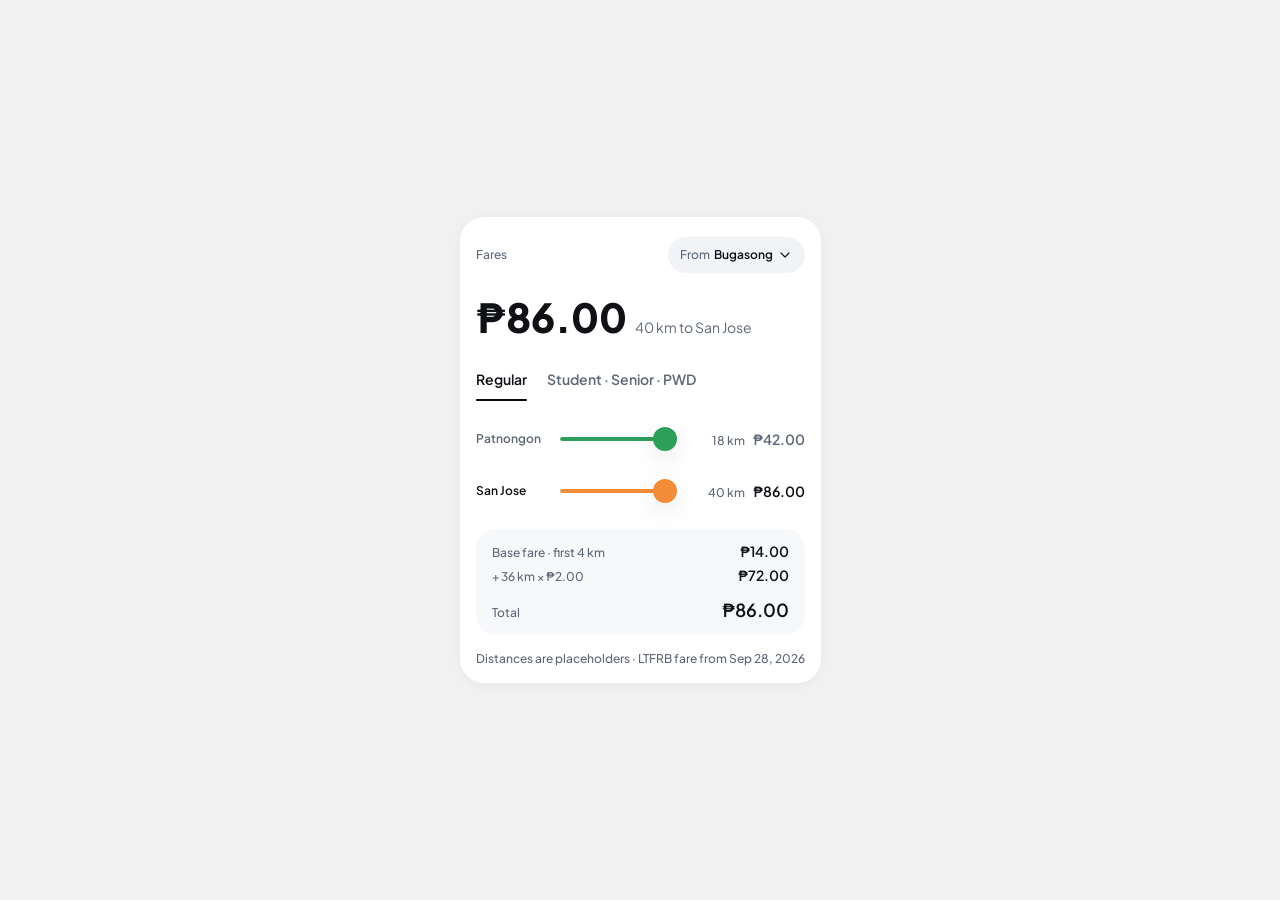
<file: SIA-CLAUDE/prototype/fare-card/index.html>
<!DOCTYPE html>
<html lang="en">
<head>
<meta charset="utf-8">
<meta name="viewport" content="width=device-width, initial-scale=1">
<title>Loc8 · Fare card prototype</title>
<link rel="preconnect" href="https://fonts.googleapis.com">
<link rel="preconnect" href="https://fonts.gstatic.com" crossorigin>
<link href="https://fonts.googleapis.com/css2?family=Plus+Jakarta+Sans:wght@400;500;600;700;800&display=swap" rel="stylesheet">
<style>
/* =========================================================================
   Tokens. Names follow DESIGN.md. Raw values live only in this block.
   ========================================================================= */
:root {
  /* Color */
  --bg-default: #FFFFFF;
  --bg-app: #F1F1F2;
  --bg-subtle: #F7F8FA;
  --bg-muted: #F1F3F6;
  --bg-strong: #D3D8DF;
  --text-primary: #0F1115;
  --text-secondary: #5F6877;
  --primary-default: #0A0A0A;
  --accent-tint: #E8F1FE;
  --route-1: #1F6FEB;   /* R1 · Bugasong */
  --route-2: #F28C38;   /* R2 · San Jose */
  --route-3: #2E9E5B;   /* R3 · Patnongon */

  /* Spacing */
  --space-1: 4px;
  --space-2: 8px;
  --space-3: 12px;
  --space-4: 16px;
  --space-5: 20px;

  /* Size */
  --layout-touch-min: 44px;
  --size-home-content-w: 361px;
  --size-control-md: 48px;
  --size-icon-xs: 16px;
  --size-dot-sm: 8px;
  --size-bell-btn: 36px;        /* compact trigger height, same as the Home bell */
  --size-knob: 24px;
  --size-slider-track: 4px;     /* thin slider track */
  --size-tab-underline: 2px;    /* underline tab indicator */
  --stroke-icon: 1.75;

  /* Radius */
  --radius-sm: 12px;
  --radius-md: 16px;
  --radius-lg: 20px;
  --radius-xl: 24px;
  --radius-pill: 999px;

  /* Elevation */
  --shadow-card: 0 2px 12px rgba(0, 0, 0, 0.04);
  --shadow-raised: 0 8px 24px rgba(15, 17, 21, 0.10);

  /* Type */
  --font-sans: "Plus Jakarta Sans", system-ui, sans-serif;

  /* Motion */
  --ease-smooth-out: cubic-bezier(0.22, 1, 0.36, 1);
  --ui-dur: 200ms;
  --menu-open-dur: 250ms;
  --menu-close-dur: 150ms;
}

html, body { margin: 0; }
body {
  min-height: 100vh;
  display: grid;
  place-items: center;
  background: var(--bg-app);
  font-family: var(--font-sans);
  color: var(--text-primary);
  -webkit-font-smoothing: antialiased;
  text-rendering: optimizeLegibility;
}
p, h2, ul { margin: 0; }
ul { padding: 0; list-style: none; }
button { font: inherit; color: inherit; border: 0; background: none; padding: 0; cursor: pointer; }
button:focus { outline: none; }

/* Text styles (DESIGN.md section 3) */
.t-display { font-size: 40px; line-height: 48px; font-weight: 800; }
.t-h3      { font-size: 18px; line-height: 26px; font-weight: 600; }
.t-body    { font-size: 14px; line-height: 20px; font-weight: 400; }
.t-caption { font-size: 12px; line-height: 16px; font-weight: 500; }
.w-600     { font-weight: 600; }
.muted     { color: var(--text-secondary); }

.icon { width: var(--size-icon-xs); height: var(--size-icon-xs); flex: none;
  fill: none; stroke: currentColor; stroke-width: var(--stroke-icon); stroke-linecap: round; stroke-linejoin: round; }

/* =========================================================================
   Card (Role/Commuter/FlatCard surface)
   ========================================================================= */
.fare-card {
  width: var(--size-home-content-w);
  box-sizing: border-box;
  padding: var(--space-4);
  background: var(--bg-default);
  border-radius: var(--radius-xl);
  box-shadow: var(--shadow-card);
  display: flex; flex-direction: column; gap: var(--space-4);
}

/* 1. Header: title + From select ------------------------------------------ */
.fare-head { display: flex; align-items: center; justify-content: space-between; }

.from { position: relative; }
.from-trigger {
  /* 44 hit area around a 36 pill */
  display: flex; align-items: center;
  min-height: var(--layout-touch-min);
}
.from-pill {
  display: flex; align-items: center; gap: var(--space-1);
  height: var(--size-bell-btn);
  padding: 0 var(--space-3);
  background: var(--bg-muted);
  border-radius: var(--radius-pill);
  transition: background-color var(--ui-dur) ease-out;
}
.from-trigger[aria-expanded="true"] .from-pill,
.from-trigger:focus-visible .from-pill { background: var(--accent-tint); }
.from-trigger .icon { transition: transform var(--menu-open-dur) var(--ease-smooth-out); }
.from-trigger[aria-expanded="true"] .icon { transform: rotate(180deg); }

.from-menu {
  position: absolute; right: 0; top: calc(100% + var(--space-1));
  z-index: 2;
  min-width: 200px;
  padding: var(--space-2);
  display: flex; flex-direction: column; gap: var(--space-1);
  background: var(--bg-default);
  border-radius: var(--radius-md);
  box-shadow: var(--shadow-raised);
  transform-origin: top right;
  opacity: 0; transform: scale(0.97); visibility: hidden;
  transition: opacity var(--menu-close-dur) var(--ease-smooth-out),
              transform var(--menu-close-dur) var(--ease-smooth-out),
              visibility 0s linear var(--menu-close-dur);
}
.from[data-open="true"] .from-menu {
  opacity: 1; transform: none; visibility: visible;
  transition-duration: var(--menu-open-dur), var(--menu-open-dur), 0s;
  transition-delay: 0s;
}
.from-option {
  display: flex; align-items: center; gap: var(--space-3);
  width: 100%; height: var(--size-control-md);
  padding: 0 var(--space-3);
  box-sizing: border-box;
  border-radius: var(--radius-sm);
  text-align: left;
}
.from-option:focus-visible { background: var(--bg-muted); }
.from-option[aria-selected="true"] { background: var(--accent-tint); }
.from-option .name { flex: 1; font-size: 16px; line-height: 24px; font-weight: 500; } /* type/body-lg */
.from-option .icon { visibility: hidden; }
.from-option[aria-selected="true"] .icon { visibility: visible; }

.dot { width: var(--size-dot-sm); height: var(--size-dot-sm); border-radius: var(--radius-pill); flex: none; }

/* 2. Big value ------------------------------------------------------------- */
.fare-value { display: flex; align-items: baseline; gap: var(--space-2); flex-wrap: wrap; }

/* 3. Underline tabs -------------------------------------------------------- */
.tabs { position: relative; display: flex; gap: var(--space-5); }
.tab {
  min-height: var(--layout-touch-min);
  font-size: 14px; line-height: 20px; font-weight: 600; /* type/body, 600 */
  color: var(--text-secondary);
  transition: color var(--ui-dur) ease-out;
}
.tab[aria-selected="true"], .tab:focus-visible { color: var(--text-primary); }
/* Filled indicator bar under the active label. Not a border: there is no baseline rule. */
.tab-line {
  position: absolute; left: 0; bottom: 0;
  height: var(--size-tab-underline);
  background: var(--primary-default);
  border-radius: var(--radius-pill);
  transition: transform var(--ui-dur) ease-out, width var(--ui-dur) ease-out;
}

/* 4. Destination bars ------------------------------------------------------ */
.bars { display: flex; flex-direction: column; gap: var(--space-2); }
.bar-row {
  display: grid;
  grid-template-columns: 72px 1fr auto;
  align-items: center;
  gap: var(--space-3);
  color: var(--text-secondary);
  transition: color var(--ui-dur) ease-out;
}
.bar-row.is-selected { color: var(--text-primary); }
/* Town name: tap to select this town and reset its slider to the full trip */
.town {
  min-height: var(--layout-touch-min);
  text-align: left;
  overflow: hidden; text-overflow: ellipsis; white-space: nowrap;
}
.town:focus-visible { color: var(--text-primary); }

/* Bar slider: the colored bar is a range input (1 km to the town's distance) */
.bar-slider { position: relative; height: var(--layout-touch-min); }
.track {
  position: absolute; left: 0; right: 0; top: 50%;
  height: var(--size-slider-track);
  margin-top: calc(var(--size-slider-track) / -2);
  background: var(--bg-strong); /* thin line needs the stronger gray to stay visible on white */
  border-radius: var(--radius-pill);
  overflow: hidden;
}
.fill { display: block; height: 100%; background: var(--town-color); border-radius: var(--radius-pill); }
.bar-slider input {
  position: absolute; inset: 0;
  width: 100%; height: 100%; margin: 0;
  background: none; cursor: pointer;
  -webkit-appearance: none; appearance: none;
}
.bar-slider input:focus { outline: none; }
.bar-slider input::-webkit-slider-runnable-track { background: none; }
.bar-slider input::-moz-range-track { background: none; }
.bar-slider input::-webkit-slider-thumb {
  -webkit-appearance: none;
  width: var(--size-knob); height: var(--size-knob);
  border: 0; border-radius: var(--radius-pill);
  background: var(--town-color); /* knob matches the town color so it stands out */
  box-shadow: var(--shadow-raised);
}
.bar-slider input::-moz-range-thumb {
  width: var(--size-knob); height: var(--size-knob);
  border: 0; border-radius: var(--radius-pill);
  background: var(--town-color);
  box-shadow: var(--shadow-raised);
}
/* Focus without an outline: the knob turns dark */
.bar-slider input:focus-visible::-webkit-slider-thumb { background: var(--primary-default); }
.bar-slider input:focus-visible::-moz-range-thumb { background: var(--primary-default); }

.bar-end { display: flex; align-items: baseline; gap: var(--space-2); justify-content: flex-end; min-width: 116px; }

/* 5. Computation ----------------------------------------------------------- */
.calc {
  display: flex; flex-direction: column; gap: var(--space-1);
  padding: var(--space-3) var(--space-4);
  background: var(--bg-subtle);
  border-radius: var(--radius-lg);
}
.calc-row { display: flex; align-items: baseline; justify-content: space-between; gap: var(--space-3); }
.calc-row[hidden] { display: none; }
.calc-total { padding-top: var(--space-2); }

@media (prefers-reduced-motion: reduce) {
  *, *::before, *::after { transition: none !important; animation: none !important; }
}
</style>
</head>
<body>

<section class="fare-card" aria-labelledby="fare-title">
  <!-- 1. Header -->
  <div class="fare-head">
    <h2 class="t-caption muted" id="fare-title">Fares</h2>
    <div class="from" data-open="false">
      <button class="from-trigger" type="button" id="from-trigger" aria-haspopup="listbox" aria-expanded="false" aria-controls="from-menu">
        <span class="from-pill">
          <span class="t-caption muted">From</span>
          <span class="t-caption w-600" id="from-name">Bugasong</span>
          <svg class="icon" viewBox="0 0 24 24" aria-hidden="true"><path d="m6 9 6 6 6-6"/></svg>
        </span>
      </button>
      <div class="from-menu" id="from-menu" role="listbox" aria-label="Boarding municipality"></div>
    </div>
  </div>

  <!-- 2. Big value -->
  <div class="fare-value" aria-live="polite">
    <p class="t-display" id="total-big">₱0.00</p>
    <p class="t-body muted" id="total-sub"></p>
  </div>

  <!-- 3. Underline tabs -->
  <div class="tabs" role="tablist" aria-label="Fare type">
    <button class="tab" type="button" role="tab" data-type="regular" aria-selected="true">Regular</button>
    <button class="tab" type="button" role="tab" data-type="discount" aria-selected="false">Student · Senior · PWD</button>
    <span class="tab-line" aria-hidden="true"></span>
  </div>

  <!-- 4. Destination bars -->
  <ul class="bars" id="bars" aria-label="Fare to each municipality"></ul>

  <!-- 5. Computation -->
  <div class="calc" aria-label="How the fare is computed">
    <div class="calc-row"><span class="t-caption muted">Base fare · first 4 km</span><span class="t-body w-600" id="calc-base"></span></div>
    <div class="calc-row" id="row-extra"><span class="t-caption muted" id="calc-extra-label"></span><span class="t-body w-600" id="calc-extra"></span></div>
    <div class="calc-row" id="row-discount"><span class="t-caption muted">20% off</span><span class="t-body w-600" id="calc-discount"></span></div>
    <div class="calc-row" id="row-round"><span class="t-caption muted">Rounded to nearest ₱0.25</span><span class="t-body w-600" id="calc-round"></span></div>
    <div class="calc-row calc-total"><span class="t-caption muted">Total</span><span class="t-h3" id="calc-total"></span></div>
  </div>

  <!-- 6. Footnote -->
  <p class="t-caption muted">Distances are placeholders · LTFRB fare from Sep 28, 2026</p>
</section>

<script>
(function () {
  // ---------------------------------------------------------------------
  // Fare rules: LTFRB PUJ fare guide, effective Sept 28, 2026
  // ---------------------------------------------------------------------
  var BASE_FARE = 14, BASE_KM = 4, PER_KM = 2, DISCOUNT_RATE = 0.2;
  function regularFare(km) { return BASE_FARE + PER_KM * Math.max(0, km - BASE_KM); }
  // Student / Senior / PWD: 20% off, rounded to the nearest 25 centavos (matches the guide's table)
  function discountFare(km) { return Math.round(regularFare(km) * (1 - DISCOUNT_RATE) * 4) / 4; }
  var FARE_BY_TYPE = { regular: regularFare, discount: discountFare };

  // Self-check against rows of the official fare table: [km, regular, discount]
  [[1, 14, 11.25], [4, 14, 11.25], [5, 16, 12.75], [6, 18, 14.5], [9, 24, 19.25],
   [10, 26, 20.75], [17, 40, 32], [29, 64, 51.25], [50, 106, 84.75]
  ].forEach(function (row) {
    console.assert(regularFare(row[0]) === row[1], 'regular fare wrong at ' + row[0] + ' km');
    console.assert(discountFare(row[0]) === row[2], 'discount fare wrong at ' + row[0] + ' km');
  });

  // ---------------------------------------------------------------------
  // Municipalities (one color per route, DESIGN.md 2.5)
  // ---------------------------------------------------------------------
  var TOWNS = [
    { id: 'bugasong',  name: 'Bugasong',  color: 'var(--route-1)' },
    { id: 'san-jose',  name: 'San Jose',  color: 'var(--route-2)' },
    { id: 'patnongon', name: 'Patnongon', color: 'var(--route-3)' }
  ];
  // shortcut: placeholder road distances (km), replace with real measured km before release
  var DISTANCE_KM = { 'bugasong|patnongon': 18, 'bugasong|san-jose': 40, 'patnongon|san-jose': 22 };

  function distanceKm(a, b) { return DISTANCE_KM[a + '|' + b] || DISTANCE_KM[b + '|' + a]; }
  function townById(id) { return TOWNS.filter(function (t) { return t.id === id; })[0]; }

  // ---------------------------------------------------------------------
  // State
  // ---------------------------------------------------------------------
  var fromId = 'bugasong';
  var toId = null;          // set to the farthest town on start and when From changes
  var fareType = 'regular';
  var rideKm = {};          // km the commuter rides toward each town; missing = the whole trip

  var $ = function (id) { return document.getElementById(id); };
  var peso = function (amount) { return '₱' + Math.abs(amount).toFixed(2); };
  var signedPeso = function (amount) { return (amount < 0 ? '−' : '+') + peso(amount); };

  function destinations() {
    return TOWNS.filter(function (t) { return t.id !== fromId; })
      .map(function (t) { return { town: t, km: distanceKm(fromId, t.id) }; })
      .sort(function (a, b) { return a.km - b.km; });
  }

  // ---------------------------------------------------------------------
  // From select (Input/Select menu, compact trigger)
  // ---------------------------------------------------------------------
  var fromWrap = document.querySelector('.from');
  var trigger = $('from-trigger');
  var menu = $('from-menu');
  menu.innerHTML = TOWNS.map(function (t) {
    return '<button class="from-option" type="button" role="option" data-id="' + t.id + '">' +
      '<span class="dot" style="background:' + t.color + '"></span>' +
      '<span class="name">' + t.name + '</span>' +
      '<svg class="icon" viewBox="0 0 24 24" aria-hidden="true"><path d="M20 6 9 17l-5-5"/></svg></button>';
  }).join('');
  var options = Array.prototype.slice.call(menu.children);

  function setMenuOpen(open) {
    fromWrap.dataset.open = String(open);
    trigger.setAttribute('aria-expanded', String(open));
    if (open) options.filter(function (o) { return o.dataset.id === fromId; })[0].focus();
  }
  trigger.addEventListener('click', function () { setMenuOpen(fromWrap.dataset.open !== 'true'); });
  options.forEach(function (option, i) {
    option.addEventListener('click', function () {
      fromId = option.dataset.id;
      toId = null;
      rideKm = {};
      setMenuOpen(false);
      trigger.focus();
      render();
    });
    option.addEventListener('keydown', function (e) {
      if (e.key === 'ArrowDown') { e.preventDefault(); options[(i + 1) % options.length].focus(); }
      if (e.key === 'ArrowUp') { e.preventDefault(); options[(i - 1 + options.length) % options.length].focus(); }
    });
  });
  document.addEventListener('keydown', function (e) {
    if (e.key === 'Escape' && fromWrap.dataset.open === 'true') { setMenuOpen(false); trigger.focus(); }
  });
  document.addEventListener('click', function (e) {
    if (!fromWrap.contains(e.target)) setMenuOpen(false);
  });

  // ---------------------------------------------------------------------
  // Tabs
  // ---------------------------------------------------------------------
  var tabs = Array.prototype.slice.call(document.querySelectorAll('.tab'));
  var tabLine = document.querySelector('.tab-line');
  tabs.forEach(function (tab) {
    tab.addEventListener('click', function () { fareType = tab.dataset.type; render(); });
  });

  // ---------------------------------------------------------------------
  // Render
  // ---------------------------------------------------------------------
  var barsList = $('bars');

  function render() {
    var fareFor = FARE_BY_TYPE[fareType];
    var rows = destinations();
    if (!toId) toId = rows[rows.length - 1].town.id; // farthest town

    // Header select
    $('from-name').textContent = townById(fromId).name;
    options.forEach(function (o) { o.setAttribute('aria-selected', String(o.dataset.id === fromId)); });

    // Tabs
    tabs.forEach(function (tab) {
      var isActive = tab.dataset.type === fareType;
      tab.setAttribute('aria-selected', String(isActive));
      if (isActive) {
        tabLine.style.width = tab.offsetWidth + 'px';
        tabLine.style.transform = 'translateX(' + tab.offsetLeft + 'px)';
      }
    });

    // Bar sliders: rebuild only when the From town changes, so a drag in progress is never replaced
    if (barsList.dataset.from !== fromId) {
      barsList.dataset.from = fromId;
      barsList.innerHTML = rows.map(function (r) {
        return '<li class="bar-row" data-id="' + r.town.id + '" style="--town-color:' + r.town.color + '">' +
          '<button class="town t-caption w-600" type="button" aria-label="' + r.town.name + ', whole trip">' + r.town.name + '</button>' +
          '<span class="bar-slider">' +
            '<span class="track" aria-hidden="true"><span class="fill"></span></span>' +
            '<input type="range" min="1" max="' + r.km + '" step="1" value="' + r.km + '" aria-label="Distance toward ' + r.town.name + '">' +
          '</span>' +
          '<span class="bar-end"><span class="t-caption muted km"></span><span class="t-body w-600 amt"></span></span>' +
          '</li>';
      }).join('');
      Array.prototype.forEach.call(barsList.children, function (row) {
        var townId = row.dataset.id;
        row.querySelector('.town').addEventListener('click', function () {
          toId = townId; delete rideKm[townId]; render();
        });
        row.querySelector('input').addEventListener('input', function (e) {
          toId = townId; rideKm[townId] = Number(e.target.value); render();
        });
      });
    }
    rows.forEach(function (r) {
      var row = barsList.querySelector('[data-id="' + r.town.id + '"]');
      var km = rideKm[r.town.id] || r.km;
      var slider = row.querySelector('input');
      slider.value = km;
      slider.setAttribute('aria-valuetext', km + ' of ' + r.km + ' km, ' + peso(fareFor(km)));
      // Fill ends at the knob centre (the knob travels inside the track minus its own width)
      var ratio = r.km > 1 ? (km - 1) / (r.km - 1) : 1;
      row.querySelector('.fill').style.width = 'calc(' + ratio + ' * (100% - var(--size-knob)) + var(--size-knob) / 2)';
      row.querySelector('.km').textContent = km < r.km ? km + ' of ' + r.km + ' km' : r.km + ' km';
      row.querySelector('.amt').textContent = peso(fareFor(km));
      row.classList.toggle('is-selected', r.town.id === toId);
    });

    // Computation for the selected destination
    var fullKm = distanceKm(fromId, toId);
    var km = rideKm[toId] || fullKm;
    var extraKm = Math.max(0, km - BASE_KM);
    var regular = regularFare(km);
    var total = fareFor(km);
    var isDiscount = fareType === 'discount';
    var discountAmount = -regular * DISCOUNT_RATE;
    var roundingAmount = total - (regular + discountAmount);

    $('calc-base').textContent = peso(BASE_FARE);
    $('row-extra').hidden = extraKm === 0;
    $('calc-extra-label').textContent = '+ ' + extraKm + ' km × ' + peso(PER_KM);
    $('calc-extra').textContent = peso(extraKm * PER_KM);
    $('row-discount').hidden = !isDiscount;
    $('calc-discount').textContent = signedPeso(discountAmount);
    $('row-round').hidden = !isDiscount || Math.abs(roundingAmount) < 0.005;
    $('calc-round').textContent = signedPeso(roundingAmount);
    $('calc-total').textContent = peso(total);
    console.assert(Math.abs(BASE_FARE + extraKm * PER_KM + (isDiscount ? discountAmount + roundingAmount : 0) - total) < 0.005,
      'computation rows do not add up to the total');

    $('total-big').textContent = peso(total);
    $('total-sub').textContent = km + ' km ' + (km < fullKm ? 'toward ' : 'to ') + townById(toId).name;
  }

  render();
  // Measure the tab underline again after the web font loads, so it matches the label width.
  if (document.fonts) document.fonts.ready.then(render);
})();
</script>
</body>
</html>
</file>
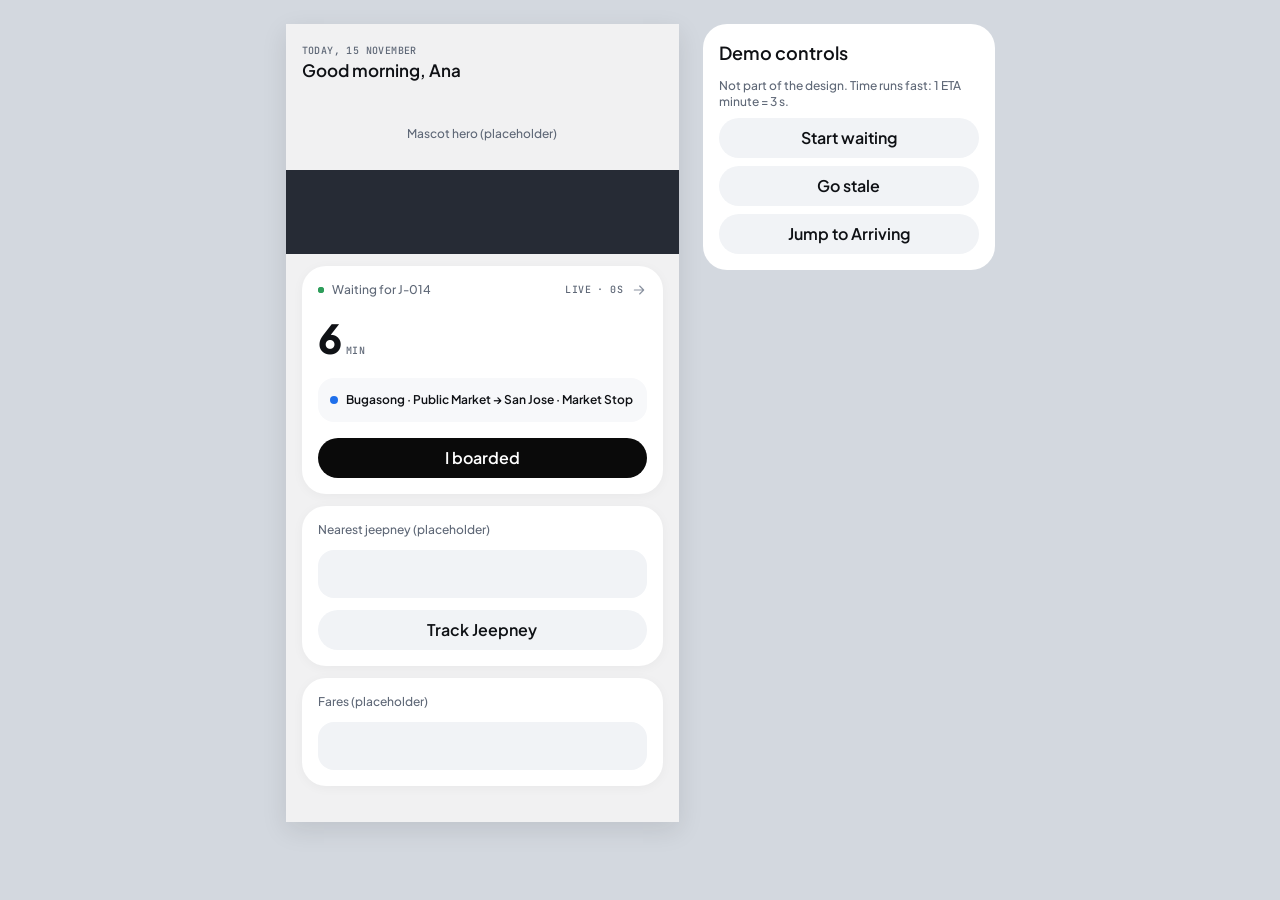
<file: SIA-CLAUDE/prototype/waiting-card/index.html>
<!DOCTYPE html>
<html lang="en">
<head>
<meta charset="utf-8">
<meta name="viewport" content="width=device-width, initial-scale=1">
<title>Loc8 · Waiting card prototype</title>
<link rel="preconnect" href="https://fonts.googleapis.com">
<link rel="preconnect" href="https://fonts.gstatic.com" crossorigin>
<link href="https://fonts.googleapis.com/css2?family=Plus+Jakarta+Sans:wght@400;500;600;700;800&family=JetBrains+Mono:wght@500&display=swap" rel="stylesheet">
<style>
/* =========================================================================
   Tokens. Names follow DESIGN.md. Raw values live only in this block.
   ========================================================================= */
:root {
  /* Color */
  --bg-default: #FFFFFF;
  --bg-app: #F1F1F2;
  --bg-subtle: #F7F8FA;
  --bg-muted: #F1F3F6;
  --bg-strong: #D3D8DF;
  --bg-mascot-band: #262B35;
  --text-primary: #0F1115;
  --text-secondary: #5F6877;
  --text-tertiary: #8A92A0;
  --text-inverse: #FFFFFF;
  --primary-default: #0A0A0A;
  --primary-pressed: #262B35;
  --status-live: #2E9E5B;
  --status-stale: #8A92A0;
  --route-1: #1F6FEB;   /* R1 · Bugasong */

  /* Spacing */
  --space-1: 4px;
  --space-2: 8px;
  --space-3: 12px;
  --space-4: 16px;
  --space-5: 20px;
  --space-6: 24px;

  /* Size */
  --layout-frame-width: 393px;
  --layout-touch-min: 44px;
  --size-home-content-w: 361px;
  --size-mascot-hero-h: 160px;
  --size-mascot-band-h: 84px;
  --size-dot-xs: 6px;
  --size-dot-sm: 8px;
  --size-icon-xs: 16px;
  --stroke-icon: 1.75;
  --stroke-check: 3;

  /* Radius */
  --radius-md: 16px;
  --radius-xl: 24px;
  --radius-pill: 999px;

  /* Elevation */
  --shadow-card: 0 2px 12px rgba(0, 0, 0, 0.04);
  --shadow-raised: 0 8px 24px rgba(15, 17, 21, 0.10);

  /* Type */
  --font-sans: "Plus Jakarta Sans", system-ui, sans-serif;
  --font-mono: "JetBrains Mono", ui-monospace, monospace;

  /* Motion (DESIGN.md 7 + NearestJeepney) */
  --ease-smooth-out: cubic-bezier(0.22, 1, 0.36, 1);
  --ui-dur: 200ms;
  --press-dur: 150ms;
  --press-scale: 0.97;
  --pulse-dur: 2000ms;
  --boarded-hold: 1000ms;      /* check stays visible before the card closes */
  --content-delay: 100ms;      /* content starts after the card begins to grow */

  /* transitions.dev: 01 Card resize */
  --resize-dur: 300ms;
  --resize-ease: cubic-bezier(0.22, 1, 0.36, 1);
  /* 02 Number pop-in */
  --digit-dur: 600ms;
  --digit-exit-dur: 155ms;
  --digit-enter-delay: 50ms;
  --digit-stagger: 40ms;
  --digit-distance: 0.52em;
  --digit-exit-distance: 0.52em;
  --digit-blur: max(0.067em, 0.171em - 2.1px);
  --digit-lift: 0.125em;
  --digit-start-scale: 0.7;
  --digit-peak: 1.03;
  /* 04 Text states swap */
  --text-swap-dur: 150ms;
  --text-swap-translate-y: 4px;
  --text-swap-blur: 2px;
  --text-swap-ease: ease-in-out;
  /* 09 Icon swap */
  --icon-swap-dur: 250ms;
  --icon-swap-blur: 2px;
  --icon-swap-start-scale: 0.25;
  --icon-swap-ease: ease-in-out;
  /* 10 Success check */
  --check-opacity-dur: 500ms;
  --check-rotate-dur: 500ms;
  --check-rotate-from: 80deg;
  --check-bob-dur: 500ms;
  --check-y-amount: 40px;
  --check-blur-dur: 500ms;
  --check-blur-from: 10px;
  --check-path-dur: 500ms;
  --check-path-delay: 80ms;
  --check-ease-out: cubic-bezier(0.22, 1, 0.36, 1);
  --check-ease-opacity: cubic-bezier(0.22, 1, 0.36, 1);
  --check-ease-rotate: cubic-bezier(0.22, 1, 0.36, 1);
  --check-ease-bob: cubic-bezier(0.34, 1.35, 0.64, 1);
  --check-ease-path: cubic-bezier(0.22, 1, 0.36, 1);
  /* 18 Texts reveal */
  --stagger-dur: 500ms;
  --stagger-distance: 12px;
  --stagger-stagger: 40ms;
  --stagger-blur: 3px;
  --stagger-ease: cubic-bezier(0.22, 1, 0.36, 1);
  /* 34 Text swap soft */
  --text-soft-dur: 200ms;
  --text-soft-blur: 2px;
  --text-soft-ease: ease-in-out;
  --text-soft-resize-dur: 240ms;
  --text-soft-resize-ease: cubic-bezier(0.22, 1, 0.36, 1);
  /* 36 Number subtle change */
  --subtle-dur: 455ms;
  --subtle-distance: 0.14em;
  --subtle-blur: 0.042em;
  --subtle-ease: cubic-bezier(0.22, 1, 0.36, 1);
}

html, body { margin: 0; }
body {
  min-height: 100vh;
  display: flex;
  flex-wrap: wrap;
  justify-content: center;
  align-items: flex-start;
  gap: var(--space-6);
  padding: var(--space-6);
  box-sizing: border-box;
  background: var(--bg-strong);
  font-family: var(--font-sans);
  color: var(--text-primary);
  -webkit-font-smoothing: antialiased;
  text-rendering: optimizeLegibility;
}
p, h1, h2 { margin: 0; }
button { font: inherit; color: inherit; border: 0; background: none; padding: 0; cursor: pointer; }
button:focus { outline: none; }

/* Type styles (DESIGN.md 3) */
.type-display  { font-size: 40px; line-height: 48px; font-weight: 800; }
.type-h3       { font-size: 18px; line-height: 26px; font-weight: 600; }
.type-body-lg  { font-size: 16px; line-height: 24px; font-weight: 500; }
.type-caption  { font-size: 12px; line-height: 16px; font-weight: 500; }
.type-greeting { font-size: 17px; line-height: 24px; font-weight: 600; }
.type-mono-tag { font-family: var(--font-mono); font-size: 10px; line-height: 14px; font-weight: 500; letter-spacing: 0.04em; }

/* =========================================================================
   Phone frame + Home placeholders (context only, not part of the card)
   ========================================================================= */
.phone {
  width: var(--layout-frame-width);
  background: var(--bg-app);
  box-shadow: var(--shadow-raised);
  padding-bottom: var(--space-6);
}
.greeting { padding: var(--space-5) var(--space-4) var(--space-3); }
.greeting .type-mono-tag { color: var(--text-secondary); }
.hero {
  position: relative;
  height: var(--size-mascot-hero-h);
  display: flex;
  align-items: center;
  justify-content: center;
  color: var(--text-secondary);
}
.hero::after {
  content: "";
  position: absolute;
  inset: auto 0 0 0;
  height: var(--size-mascot-band-h);
  background: var(--bg-mascot-band);
}
.hero span { position: relative; z-index: 1; transform: translateY(-40px); }
.column {
  width: var(--size-home-content-w);
  margin: var(--space-3) auto 0;
}
.placeholder {
  background: var(--bg-default);
  border-radius: var(--radius-xl);
  box-shadow: var(--shadow-card);
  padding: var(--space-4);
  margin-bottom: var(--space-3);
  color: var(--text-secondary);
  display: flex;
  flex-direction: column;
  gap: var(--space-3);
}
.placeholder .bar { height: 48px; border-radius: var(--radius-md); background: var(--bg-muted); }

/* Buttons: Button/Primary + Button/Secondary, Small (40 tall, 44 hit area) */
.btn {
  position: relative;
  height: 40px;
  border-radius: var(--radius-pill);
  font-size: 16px; line-height: 24px; font-weight: 600;
  display: flex; align-items: center; justify-content: center;
  transition:
    transform var(--press-dur) var(--ease-smooth-out),
    background-color var(--ui-dur) ease-out,
    color var(--ui-dur) ease-out;
}
.btn::before { content: ""; position: absolute; inset: -2px 0; } /* 44 px hit area */
.btn:active { transform: scale(var(--press-scale)); }
.btn-primary { background: var(--primary-default); color: var(--text-inverse); }
.btn-primary:focus-visible { background: var(--primary-pressed); }
.btn-secondary { background: var(--bg-muted); color: var(--text-primary); }
.btn-secondary:focus-visible { background: var(--bg-strong); }

/* =========================================================================
   Role/Commuter/WaitingCard
   ========================================================================= */
/* Wrapper owns the height tween and the 12 px gap to the next card,
   so the gap collapses together with the card. */
.wait-wrap { display: none; }
.wait-wrap.is-present { display: block; }
.wait-wrap.is-sizing { overflow: hidden; }
.wait-wrap { transition: opacity var(--resize-dur) var(--resize-ease); }
.wait-wrap.is-leaving { opacity: 0; }
.wait-inner { padding-bottom: var(--space-3); }

.wait-card {
  position: relative;
  background: var(--bg-default);
  border-radius: var(--radius-xl);
  box-shadow: var(--shadow-card);
  padding: var(--space-4);
  display: flex;
  flex-direction: column;
  gap: var(--space-4);
}

/* Row 1: CardHeader (Tone=Live). The header button stretches over the
   whole card, so tapping anywhere opens the details. */
.card-head {
  display: flex;
  align-items: center;
  gap: var(--space-2);
  min-height: var(--layout-touch-min);
  margin: calc((var(--layout-touch-min) - 16px) / -2) 0; /* keep a 16 px row, 44 px hit area */
  text-align: left;
  width: 100%;
}
.card-head::after { content: ""; position: absolute; inset: 0; border-radius: var(--radius-xl); }
.card-head:focus-visible::after { background: rgba(15, 17, 21, 0.03); }
.card-head .title { flex: 1; color: var(--text-secondary); }
.card-head .meta { color: var(--text-secondary); /* not tertiary: freshness is essential info */ display: inline-flex; align-items: baseline; white-space: pre; }
.card-head .arrow { width: var(--size-icon-xs); height: var(--size-icon-xs); color: var(--text-tertiary); flex: none; }

/* Foundations/LivePulse: flat dot + flat translucent ring that fades out */
.live-dot {
  position: relative;
  width: var(--size-dot-xs);
  height: var(--size-dot-xs);
  border-radius: 50%;
  background: var(--status-live);
  flex: none;
  transition: background-color var(--text-soft-dur) var(--text-soft-ease);
}
.live-dot::after {
  content: "";
  position: absolute;
  inset: 0;
  border-radius: 50%;
  background: inherit;
  animation: live-pulse var(--pulse-dur) var(--ease-smooth-out) infinite;
}
@keyframes live-pulse {
  0%       { transform: scale(1);   opacity: 0.5; }
  70%,100% { transform: scale(2.6); opacity: 0; }
}
.is-stale .live-dot { background: var(--status-stale); }
.is-stale .live-dot::after { animation: none; opacity: 0; }

/* Row 2: ETA (fixed 48 px row so "Arriving" doesn't change the card height) */
.eta { height: 48px; display: grid; align-items: center; }
.eta-face { grid-area: 1 / 1; display: flex; align-items: baseline; gap: var(--space-1); }
.eta-face[hidden] { display: none; }
.eta .unit { color: var(--text-secondary); white-space: pre; }

/* Row 3: trip (same shape as the island's From row) */
.trip {
  height: var(--layout-touch-min);
  box-sizing: border-box;
  background: var(--bg-subtle);
  border-radius: var(--radius-md);
  padding: 0 var(--space-3);
  display: flex;
  align-items: center;
  gap: var(--space-2);
}
.route-dot { width: var(--size-dot-sm); height: var(--size-dot-sm); border-radius: 50%; background: var(--route-1); flex: none; }
.trip .stops { font-weight: 600; white-space: nowrap; overflow: hidden; text-overflow: ellipsis; min-width: 0; }

/* Row 4: I boarded (sits above the stretched header link) */
.board { position: relative; z-index: 1; width: 100%; }
.board[disabled] { cursor: default; }
.board .check { width: var(--size-icon-xs); height: var(--size-icon-xs); }
.board .check path { stroke: currentColor; stroke-width: var(--stroke-check); stroke-linecap: round; stroke-linejoin: round; fill: none; }

/* Toast (DESIGN.md 6.6) */
.toast {
  position: fixed;
  top: var(--space-5);
  left: 50%;
  transform: translate(-50%, -8px);
  background: var(--primary-default);
  color: var(--text-inverse);
  border-radius: var(--radius-pill);
  padding: var(--space-2) var(--space-4);
  opacity: 0;
  pointer-events: none;
  transition: opacity var(--ui-dur) ease-out, transform var(--ui-dur) ease-out;
}
.toast.is-shown { opacity: 1; transform: translate(-50%, 0); }

/* Demo controls (outside the phone) */
.controls {
  width: 260px;
  background: var(--bg-default);
  border-radius: var(--radius-xl);
  padding: var(--space-4);
  display: flex;
  flex-direction: column;
  gap: var(--space-2);
}
.controls h2 { margin-bottom: var(--space-1); }
.controls p { color: var(--text-secondary); }
.controls .btn { width: 100%; }

@media (prefers-reduced-motion: reduce) {
  .btn, .wait-wrap, .live-dot, .toast { transition: none !important; }
  .btn:active { transform: none; }
  .live-dot::after { animation: none; opacity: 0; }
}

/* =========================================================================
   transitions.dev snippets, pasted as written
   ========================================================================= */
/* 01 Card resize */
.t-resize {
  transition:
    width  var(--resize-dur) var(--resize-ease),
    height var(--resize-dur) var(--resize-ease);
  will-change: width, height;
}
@media (prefers-reduced-motion: reduce) {
  .t-resize { transition: none !important; }
}

/* 02 Number pop-in */
.t-digit-group { display: inline-flex; align-items: baseline; }
.t-digit-slot { position: relative; display: inline-block; }
.t-digit-old { position: absolute; inset: 0; text-align: center; pointer-events: none; }
.t-digit { display: inline-block; will-change: transform, opacity, filter; }
.t-digit-group.is-animating .t-digit {
  animation: t-digit-in var(--digit-dur) linear both;
  animation-delay: calc(var(--digit-stagger) * var(--digit-i, 0) + var(--digit-enter-delay));
}
.t-digit-group.is-animating .t-digit-old {
  animation: t-digit-out var(--digit-exit-dur) linear both;
  animation-delay: calc(var(--digit-stagger) * var(--digit-i, 0));
}
.t-digit-group.is-animating [data-stagger="1"] { --digit-i: 1; }
.t-digit-group.is-animating [data-stagger="2"] { --digit-i: 2; }
.t-digit-group.is-animating .t-digit[data-same] { animation: none; }

@keyframes t-digit-in {
  0% { transform: translateY(calc(var(--digit-distance) * 1 + var(--digit-lift) * 0)) scale(var(--digit-start-scale)); opacity: 0; filter: blur(calc(var(--digit-blur) * 1)); }
  5% { transform: translateY(calc(var(--digit-distance) * 0.941 + var(--digit-lift) * 0.216)) scale(var(--digit-start-scale)); opacity: 0.059; filter: blur(calc(var(--digit-blur) * 1)); }
  10% { transform: translateY(calc(var(--digit-distance) * 0.755 + var(--digit-lift) * 0.648)) scale(var(--digit-start-scale)); opacity: 0.245; filter: blur(calc(var(--digit-blur) * 1)); }
  15% { transform: translateY(calc(var(--digit-distance) * 0.475 + var(--digit-lift) * 0.972)) scale(var(--digit-start-scale)); opacity: 0.525; filter: blur(calc(var(--digit-blur) * 1)); }
  20% { transform: translateY(calc(var(--digit-distance) * 0.206 + var(--digit-lift) * 0.792)) scale(calc(1 + (var(--digit-start-scale) - 1) * 0.792)); opacity: 0.794; filter: blur(calc(var(--digit-blur) * 0.9)); }
  25% { transform: translateY(calc(var(--digit-distance) * 0.041 + var(--digit-lift) * 0.392)) scale(calc(1 + (var(--digit-start-scale) - 1) * 0.392)); opacity: 0.959; filter: blur(calc(var(--digit-blur) * 0.75)); }
  30% { transform: translateY(calc(var(--digit-distance) * 0 + var(--digit-lift) * 0.033)) scale(calc(1 + (var(--digit-start-scale) - 1) * 0.033)); opacity: 1; filter: blur(calc(var(--digit-blur) * 0.6)); }
  35% { transform: translateY(calc(var(--digit-distance) * 0 + var(--digit-lift) * -0.194)) scale(calc(1 + (var(--digit-peak) - 1) * 0.711)); opacity: 1; filter: blur(calc(var(--digit-blur) * 0.45)); }
  40% { transform: translateY(calc(var(--digit-distance) * 0 + var(--digit-lift) * -0.272)) scale(calc(1 + (var(--digit-peak) - 1) * 0.997)); opacity: 1; filter: blur(calc(var(--digit-blur) * 0.3)); }
  45% { transform: translateY(calc(var(--digit-distance) * 0 + var(--digit-lift) * -0.238)) scale(calc(1 + (var(--digit-peak) - 1) * 0.87)); opacity: 1; filter: blur(calc(var(--digit-blur) * 0.15)); }
  50% { transform: translateY(calc(var(--digit-distance) * 0 + var(--digit-lift) * -0.146)) scale(calc(1 + (var(--digit-peak) - 1) * 0.535)); opacity: 1; filter: blur(calc(var(--digit-blur) * 0)); }
  55% { transform: translateY(calc(var(--digit-distance) * 0 + var(--digit-lift) * -0.05)) scale(calc(1 + (var(--digit-peak) - 1) * 0.183)); opacity: 1; filter: blur(calc(var(--digit-blur) * 0)); }
  60% { transform: translateY(calc(var(--digit-distance) * 0 + var(--digit-lift) * 0.019)) scale(calc(1 + (var(--digit-peak) - 1) * -0.069)); opacity: 1; filter: blur(calc(var(--digit-blur) * 0)); }
  65% { transform: translateY(calc(var(--digit-distance) * 0 + var(--digit-lift) * 0.05)) scale(calc(1 + (var(--digit-peak) - 1) * -0.185)); opacity: 1; filter: blur(calc(var(--digit-blur) * 0)); }
  70% { transform: translateY(calc(var(--digit-distance) * 0 + var(--digit-lift) * 0.051)) scale(calc(1 + (var(--digit-peak) - 1) * -0.187)); opacity: 1; filter: blur(calc(var(--digit-blur) * 0)); }
  75% { transform: translateY(calc(var(--digit-distance) * 0 + var(--digit-lift) * 0.035)) scale(calc(1 + (var(--digit-peak) - 1) * -0.128)); opacity: 1; filter: blur(calc(var(--digit-blur) * 0)); }
  80% { transform: translateY(calc(var(--digit-distance) * 0 + var(--digit-lift) * 0.016)) scale(calc(1 + (var(--digit-peak) - 1) * -0.057)); opacity: 1; filter: blur(calc(var(--digit-blur) * 0)); }
  85% { transform: translateY(calc(var(--digit-distance) * 0 + var(--digit-lift) * 0.002)) scale(calc(1 + (var(--digit-peak) - 1) * -0.007)); opacity: 1; filter: blur(calc(var(--digit-blur) * 0)); }
  90% { transform: translateY(calc(var(--digit-distance) * 0 + var(--digit-lift) * -0.004)) scale(calc(1 + (var(--digit-peak) - 1) * 0.013)); opacity: 1; filter: blur(calc(var(--digit-blur) * 0)); }
  95% { transform: translateY(calc(var(--digit-distance) * 0 + var(--digit-lift) * -0.003)) scale(calc(1 + (var(--digit-peak) - 1) * 0.011)); opacity: 1; filter: blur(calc(var(--digit-blur) * 0)); }
  100% { transform: translateY(calc(var(--digit-distance) * 0 + var(--digit-lift) * 0)) scale(1); opacity: 1; filter: blur(calc(var(--digit-blur) * 0)); }
}
@keyframes t-digit-out {
  0% { transform: translateY(calc(var(--digit-exit-distance) * 0)) scale(calc(1 + (var(--digit-start-scale) - 1) * 0)); opacity: 1; filter: blur(calc(var(--digit-blur) * 0)); }
  10% { transform: translateY(calc(var(--digit-exit-distance) * -0.009)) scale(calc(1 + (var(--digit-start-scale) - 1) * 0.009)); opacity: 1; filter: blur(calc(var(--digit-blur) * 0.009)); }
  20% { transform: translateY(calc(var(--digit-exit-distance) * -0.042)) scale(calc(1 + (var(--digit-start-scale) - 1) * 0.042)); opacity: 1; filter: blur(calc(var(--digit-blur) * 0.042)); }
  30% { transform: translateY(calc(var(--digit-exit-distance) * -0.112)) scale(calc(1 + (var(--digit-start-scale) - 1) * 0.112)); opacity: 1; filter: blur(calc(var(--digit-blur) * 0.112)); }
  40% { transform: translateY(calc(var(--digit-exit-distance) * -0.252)) scale(calc(1 + (var(--digit-start-scale) - 1) * 0.252)); opacity: 1; filter: blur(calc(var(--digit-blur) * 0.252)); }
  50% { transform: translateY(calc(var(--digit-exit-distance) * -0.5)) scale(calc(1 + (var(--digit-start-scale) - 1) * 0.5)); opacity: 0.833; filter: blur(calc(var(--digit-blur) * 0.5)); }
  60% { transform: translateY(calc(var(--digit-exit-distance) * -0.748)) scale(calc(1 + (var(--digit-start-scale) - 1) * 0.748)); opacity: 0.42; filter: blur(calc(var(--digit-blur) * 0.748)); }
  70% { transform: translateY(calc(var(--digit-exit-distance) * -0.888)) scale(calc(1 + (var(--digit-start-scale) - 1) * 0.888)); opacity: 0.187; filter: blur(calc(var(--digit-blur) * 0.888)); }
  80% { transform: translateY(calc(var(--digit-exit-distance) * -0.958)) scale(calc(1 + (var(--digit-start-scale) - 1) * 0.958)); opacity: 0.069; filter: blur(calc(var(--digit-blur) * 0.958)); }
  90% { transform: translateY(calc(var(--digit-exit-distance) * -0.991)) scale(calc(1 + (var(--digit-start-scale) - 1) * 0.991)); opacity: 0.015; filter: blur(calc(var(--digit-blur) * 0.991)); }
  100% { transform: translateY(calc(var(--digit-exit-distance) * -1)) scale(calc(1 + (var(--digit-start-scale) - 1) * 1)); opacity: 0; filter: blur(calc(var(--digit-blur) * 1)); }
}
@media (prefers-reduced-motion: reduce) {
  .t-digit-group .t-digit { animation: none !important; }
  .t-digit-group .t-digit-old { display: none; }
}

/* 04 Text states swap */
.t-text-swap {
  display: inline-block;
  transform: translateY(0);
  filter: blur(0);
  opacity: 1;
  transition:
    transform var(--text-swap-dur) var(--text-swap-ease),
    filter    var(--text-swap-dur) var(--text-swap-ease),
    opacity   var(--text-swap-dur) var(--text-swap-ease);
  will-change: transform, filter, opacity;
}
.t-text-swap.is-exit {
  transform: translateY(calc(var(--text-swap-translate-y) * -1));
  filter: blur(var(--text-swap-blur));
  opacity: 0;
}
.t-text-swap.is-enter-start {
  transform: translateY(var(--text-swap-translate-y));
  filter: blur(var(--text-swap-blur));
  opacity: 0;
  transition: none;
}
@media (prefers-reduced-motion: reduce) {
  .t-text-swap { transition: none !important; }
}

/* 09 Icon swap */
.t-icon-swap {
  position: relative;
  display: inline-grid;
}
.t-icon-swap .t-icon {
  grid-area: 1 / 1;
  transition:
    opacity   var(--icon-swap-dur) var(--icon-swap-ease),
    filter    var(--icon-swap-dur) var(--icon-swap-ease),
    transform var(--icon-swap-dur) var(--icon-swap-ease);
}
.t-icon-swap[data-state="a"] .t-icon[data-icon="a"],
.t-icon-swap[data-state="b"] .t-icon[data-icon="b"] {
  opacity: 1;
  filter: blur(0);
  transform: scale(1);
}
.t-icon-swap[data-state="a"] .t-icon[data-icon="b"],
.t-icon-swap[data-state="b"] .t-icon[data-icon="a"] {
  opacity: 0;
  filter: blur(var(--icon-swap-blur));
  transform: scale(var(--icon-swap-start-scale));
}
@media (prefers-reduced-motion: reduce) {
  .t-icon-swap .t-icon { transition: none !important; }
}

/* 10 Success check */
.t-success-check {
  display: inline-block;
  transform-origin: center;
  opacity: 0;
  will-change: transform, opacity, filter;
}
.t-success-check svg { display: block; overflow: visible; }
.t-success-check svg path {
  stroke-dasharray: 20; /* replaced at runtime with getTotalLength() */
  stroke-dashoffset: 20;
}
.t-success-check[data-state="in"] {
  animation:
    t-check-fade   var(--check-opacity-dur) var(--check-ease-opacity) forwards,
    t-check-rotate var(--check-rotate-dur)  var(--check-ease-rotate)  forwards,
    t-check-blur   var(--check-blur-dur)    var(--check-ease-out)     forwards,
    t-check-bob    var(--check-bob-dur)     var(--check-ease-bob)     forwards;
}
.t-success-check[data-state="in"] svg path {
  animation: t-check-draw var(--check-path-dur) var(--check-ease-path) var(--check-path-delay, 0ms) forwards;
}
@keyframes t-check-fade { from { opacity: 0; } to { opacity: 1; } }
@keyframes t-check-rotate {
  from { transform: rotate(var(--check-rotate-from)); }
  to   { transform: rotate(0deg); }
}
@keyframes t-check-blur {
  from { filter: blur(var(--check-blur-from)); }
  to   { filter: blur(0); }
}
@keyframes t-check-bob {
  from { translate: 0 var(--check-y-amount); }
  to   { translate: 0 0; }
}
@keyframes t-check-draw { to { stroke-dashoffset: 0; } }
@media (prefers-reduced-motion: reduce) {
  .t-success-check { animation: none !important; opacity: 1; }
  .t-success-check svg path { animation: none !important; stroke-dashoffset: 0 !important; }
}

/* 18 Texts reveal (4 rows) */
.t-stagger-line {
  display: block;
  opacity: 0;
  transform: translateY(var(--stagger-distance));
  filter: blur(var(--stagger-blur));
  transition:
    opacity   var(--stagger-dur) var(--stagger-ease),
    transform var(--stagger-dur) var(--stagger-ease),
    filter    var(--stagger-dur) var(--stagger-ease);
  will-change: transform, opacity, filter;
}
.t-stagger-line--2 { transition-delay: var(--stagger-stagger); }
.t-stagger-line--3 { transition-delay: calc(var(--stagger-stagger) * 2); }
.t-stagger-line--4 { transition-delay: calc(var(--stagger-stagger) * 3); }
.t-stagger.is-shown .t-stagger-line {
  opacity: 1;
  transform: translateY(0);
  filter: blur(0);
}
.t-stagger.is-hiding .t-stagger-line {
  opacity: 0;
  transform: translateY(0);
  filter: blur(0);
  transition:
    opacity 200ms ease,
    transform 0s linear,
    filter 0s linear;
  transition-delay: 0s;
}
@media (prefers-reduced-motion: reduce) {
  .t-stagger-line { transition: none !important; }
}
/* Rows that are flex containers keep their own display after the reveal */
.wait-card .card-head.t-stagger-line,
.wait-card .trip.t-stagger-line,
.wait-card .board.t-stagger-line { display: flex; }
.wait-card .eta.t-stagger-line { display: grid; }

/* 34 Text swap soft */
.t-text-soft {
  display: inline-grid;
  justify-items: var(--text-soft-align, start);
  transition: width var(--text-soft-resize-dur) var(--text-soft-resize-ease);
}
.t-text-soft > span {
  grid-area: 1 / 1;
  white-space: pre;
  transition:
    filter  var(--text-soft-dur) var(--text-soft-ease),
    opacity var(--text-soft-dur) var(--text-soft-ease);
}
.t-text-soft-new {
  opacity: 0;
  filter: blur(var(--text-soft-blur));
}
.t-text-soft.is-swapping .t-text-soft-old {
  opacity: 0;
  filter: blur(var(--text-soft-blur));
}
.t-text-soft.is-swapping .t-text-soft-new {
  opacity: 1;
  filter: blur(0);
}
@media (prefers-reduced-motion: reduce) {
  .t-text-soft,
  .t-text-soft > span { transition: none !important; }
}

/* 36 Number subtle change */
.t-subtle-number {
  display: inline-flex;
  align-items: baseline;
  font-variant-numeric: tabular-nums;
}
.t-subtle-slot { position: relative; display: inline-block; }
.t-subtle-new { display: inline-block; }
.t-subtle-old { position: absolute; inset: 0; text-align: center; pointer-events: none; }
.t-subtle-number.is-animating .t-subtle-new {
  animation: t-subtle-in var(--subtle-dur) var(--subtle-ease) both;
}
.t-subtle-number.is-animating .t-subtle-old {
  animation: t-subtle-out var(--subtle-dur) var(--subtle-ease) both;
}
@keyframes t-subtle-in {
  from {
    transform: translateY(calc(var(--subtle-distance) * var(--subtle-dir, 1)));
    opacity: 0;
    filter: blur(var(--subtle-blur));
  }
}
@keyframes t-subtle-out {
  to {
    transform: translateY(calc(var(--subtle-distance) * var(--subtle-dir, 1) * -1));
    opacity: 0;
    filter: blur(var(--subtle-blur));
  }
}
@media (prefers-reduced-motion: reduce) {
  .t-subtle-number .t-subtle-new { animation: none !important; }
  .t-subtle-number .t-subtle-old { display: none; }
}
</style>
</head>
<body>

<main class="phone" aria-label="Commuter Home (context)">
  <div class="greeting">
    <p class="type-mono-tag">TODAY, 15 NOVEMBER</p>
    <h1 class="type-greeting">Good morning, Ana</h1>
  </div>
  <div class="hero"><span class="type-caption">Mascot hero (placeholder)</span></div>

  <div class="column">
    <!-- Role/Commuter/WaitingCard -->
    <div class="wait-wrap t-resize" id="waitWrap">
      <div class="wait-inner">
        <article class="wait-card t-stagger" id="waitCard" aria-label="Waiting card">
          <button class="card-head t-stagger-line t-stagger-line--1" id="cardLink" type="button">
            <span class="live-dot" aria-hidden="true"></span>
            <span class="title type-caption">Waiting for J-014</span>
            <span class="meta type-mono-tag" aria-hidden="true"><span class="t-text-soft" id="metaLabel">LIVE</span> · <span class="t-subtle-number" id="metaNum">0</span><span class="t-text-soft" id="metaUnit">S</span></span>
            <svg class="arrow" viewBox="0 0 24 24" fill="none" stroke="currentColor" stroke-width="1.75" stroke-linecap="round" stroke-linejoin="round" aria-hidden="true"><path d="M5 12h14M13 6l6 6-6 6"/></svg>
          </button>

          <div class="eta t-stagger-line t-stagger-line--2" aria-live="polite">
            <div class="t-text-swap" id="etaSwap">
              <span class="eta-face" id="etaValue">
                <span class="t-digit-group type-display" id="etaDigits">6</span>
                <span class="unit type-mono-tag t-text-soft" id="etaUnit">MIN</span>
              </span>
              <span class="eta-face type-h3" id="etaArriving" hidden>Arriving</span>
            </div>
          </div>

          <div class="trip t-stagger-line t-stagger-line--3">
            <span class="route-dot" aria-hidden="true"></span>
            <span class="stops type-caption">Bugasong · Public Market → San Jose · Market Stop</span>
          </div>

          <button class="btn btn-primary board t-stagger-line t-stagger-line--4" id="boardBtn" type="button">
            <span class="t-icon-swap" id="boardSwap" data-state="a">
              <span class="t-icon" data-icon="a">I boarded</span>
              <span class="t-icon" data-icon="b">
                <span class="t-success-check check" id="boardCheck" data-state="out" aria-hidden="true">
                  <svg viewBox="0 0 16 16"><path d="M3.5 8.5l3 3 6-7"/></svg>
                </span>
              </span>
            </span>
          </button>
        </article>
      </div>
    </div>

    <!-- Context: Nearest jeepney (placeholder). Its button turns secondary while
         waiting, so Home keeps one black button (open decision 1, option a). -->
    <section class="placeholder" aria-label="Nearest jeepney (placeholder)">
      <span class="type-caption">Nearest jeepney (placeholder)</span>
      <div class="bar"></div>
      <button class="btn btn-primary" id="trackBtn" type="button">Track Jeepney</button>
    </section>
    <section class="placeholder" aria-label="Fares (placeholder)">
      <span class="type-caption">Fares (placeholder)</span>
      <div class="bar"></div>
    </section>
  </div>
</main>

<aside class="controls" aria-label="Demo controls">
  <h2 class="type-h3">Demo controls</h2>
  <p class="type-caption">Not part of the design. Time runs fast: 1 ETA minute = 3 s.</p>
  <button class="btn btn-secondary" id="startBtn" type="button">Start waiting</button>
  <button class="btn btn-secondary" id="staleBtn" type="button">Go stale</button>
  <button class="btn btn-secondary" id="arriveBtn" type="button">Jump to Arriving</button>
</aside>

<div class="toast type-caption" id="toast" role="status"></div>

<script>
const $ = (id) => document.getElementById(id);
const ms = (name) =>
  parseFloat(getComputedStyle(document.documentElement).getPropertyValue(name)) || 0;
const reduceMotion = matchMedia("(prefers-reduced-motion: reduce)");

const wrap = $("waitWrap"), card = $("waitCard");
const etaSwapEl = $("etaSwap"), etaValue = $("etaValue"), etaArriving = $("etaArriving");
const etaDigits = $("etaDigits"), etaUnit = $("etaUnit");
const metaLabel = $("metaLabel"), metaNum = $("metaNum"), metaUnit = $("metaUnit");
const boardBtn = $("boardBtn"), boardSwap = $("boardSwap"), boardCheck = $("boardCheck");
const trackBtn = $("trackBtn"), staleBtn = $("staleBtn"), startBtn = $("startBtn");

// Demo data (placeholder values, same as the other prototypes)
const ETA_START = 6;
const ETA_TICK_MS = 3000;    // demo: one ETA minute every 3 s
const FIX_EVERY_S = 5;       // demo: a new GPS fix resets the "seconds ago" counter
const STALE_MINUTES = 2;

let waiting = false, stale = false, arriving = false;
let eta = ETA_START, secs = 0;
let etaTimer = null, secTimer = null;

/* ---------- 02 Number pop-in (orchestration from the skill, scoped to one group) */
let etaCurrent = etaDigits.textContent.trim();
function setDigits(str) {
  let same = 0;
  while (same < etaCurrent.length && same < str.length && etaCurrent[same] === str[same]) same++;
  etaDigits.classList.remove("is-animating");
  etaDigits.replaceChildren();
  [...str].forEach((ch, i) => {
    const fresh = document.createElement("span");
    fresh.className = "t-digit";
    fresh.textContent = ch;
    if (i < same || !/\d/.test(ch)) {
      fresh.dataset.same = "";
      etaDigits.appendChild(fresh);
      return;
    }
    const slot = document.createElement("span");
    slot.className = "t-digit-slot";
    const fromEnd = str.length - 1 - i;
    if (fromEnd === 1) slot.dataset.stagger = "1";
    else if (fromEnd === 0) slot.dataset.stagger = "2";
    const oldCh = etaCurrent[etaCurrent.length - (str.length - i)];
    if (oldCh && /\d/.test(oldCh)) {
      const old = document.createElement("span");
      old.className = "t-digit-old";
      old.setAttribute("aria-hidden", "true");
      old.textContent = oldCh;
      slot.appendChild(old);
    }
    slot.appendChild(fresh);
    etaDigits.appendChild(slot);
  });
  etaCurrent = str;
  void etaDigits.offsetHeight; // force reflow
  etaDigits.classList.add("is-animating");
}

/* ---------- 04 Text states swap: "6 MIN" <-> "Arriving" (faces swap instead of textContent) */
function swapEtaFace(showArriving) {
  const dur = ms("--text-swap-dur");
  etaSwapEl.classList.add("is-exit");
  setTimeout(() => {
    etaValue.hidden = showArriving;
    etaArriving.hidden = !showArriving;
    etaSwapEl.classList.remove("is-exit");
    etaSwapEl.classList.add("is-enter-start");
    void etaSwapEl.offsetHeight; // force reflow so the next change transitions
    etaSwapEl.classList.remove("is-enter-start");
  }, dur);
}

/* ---------- 34 Text swap soft (from the skill) */
function softSwap(el, next) {
  const prev = el.dataset.text ?? el.textContent;
  if (prev === next) return;
  el.dataset.text = next;
  clearTimeout(el._softTimer);

  const out = document.createElement("span");
  out.className = "t-text-soft-old";
  out.setAttribute("aria-hidden", "true");
  out.textContent = prev;
  const inn = document.createElement("span");
  inn.className = "t-text-soft-new";
  inn.textContent = next;

  const w0 = el.getBoundingClientRect().width;
  el.classList.remove("is-swapping");
  el.replaceChildren(out, inn);
  const w1 = inn.getBoundingClientRect().width;
  el.style.width = w0 + "px";
  void el.offsetWidth; // force reflow so every transition runs
  el.classList.add("is-swapping");
  el.style.width = w1 + "px";

  el._softTimer = setTimeout(() => {
    el.classList.remove("is-swapping");
    el.style.removeProperty("width");
    el.textContent = next;
  }, Math.max(ms("--text-soft-dur"), ms("--text-soft-resize-dur")) + 40);
}

/* ---------- 36 Number subtle change (from the skill, plain integers) */
let metaValue = 0;
function setMetaNumber(next) {
  const prev = String(metaValue);
  const str = String(next);
  const sameLength = prev.length === str.length;
  metaNum.style.setProperty("--subtle-dir", next >= metaValue ? "1" : "-1");
  metaNum.classList.remove("is-animating");
  metaNum.replaceChildren();
  [...str].forEach((ch, i) => {
    if (sameLength && prev[i] === ch) { metaNum.append(ch); return; }
    const slot = document.createElement("span");
    slot.className = "t-subtle-slot";
    if (sameLength) {
      const old = document.createElement("span");
      old.className = "t-subtle-old";
      old.setAttribute("aria-hidden", "true");
      old.textContent = prev[i];
      slot.appendChild(old);
    }
    const fresh = document.createElement("span");
    fresh.className = "t-subtle-new";
    fresh.textContent = ch;
    slot.appendChild(fresh);
    metaNum.appendChild(slot);
  });
  metaValue = next;
  void metaNum.offsetHeight; // force reflow
  metaNum.classList.add("is-animating");
}

/* ---------- Accessible label for the stretched header button */
function updateLabel() {
  const when = arriving ? "arriving now" : `${eta} minutes away`;
  const fresh = stale ? `location stale, last update ${STALE_MINUTES} minutes ago` : "live location";
  $("cardLink").setAttribute("aria-label", `Waiting for J-014, ${when}, ${fresh}. Opens waiting details`);
}

/* ---------- Timers */
function startTimers() {
  stopTimers();
  etaTimer = setInterval(() => {
    if (stale || arriving) return;
    if (eta <= 1) { setArriving(); return; }
    eta -= 1;
    setDigits(String(eta));
    updateLabel();
  }, ETA_TICK_MS);
  secTimer = setInterval(() => {
    if (stale) return;
    secs = secs >= FIX_EVERY_S ? 0 : secs + 1;
    setMetaNumber(secs);
  }, 1000);
}
function stopTimers() { clearInterval(etaTimer); clearInterval(secTimer); }

function setArriving() {
  if (arriving) return;
  arriving = true;
  swapEtaFace(true);
  updateLabel();
}

/* ---------- Stale <-> live */
function setStale(next) {
  stale = next;
  card.classList.toggle("is-stale", stale);
  softSwap(metaLabel, stale ? "STALE" : "LIVE");
  softSwap(metaUnit, stale ? " MIN AGO" : "S");
  softSwap(etaUnit, stale ? "MIN · LAST KNOWN" : "MIN");
  secs = 0;
  setMetaNumber(stale ? STALE_MINUTES : 0);
  staleBtn.textContent = stale ? "Go live" : "Go stale";
  updateLabel();
}

/* ---------- Reset the card to its starting state (no animation) */
function resetCard() {
  eta = ETA_START; secs = 0; stale = false; arriving = false;
  etaCurrent = String(ETA_START);
  etaDigits.classList.remove("is-animating");
  etaDigits.textContent = etaCurrent;
  etaValue.hidden = false; etaArriving.hidden = true;
  [metaLabel, metaUnit, etaUnit].forEach((el) => delete el.dataset.text);
  metaLabel.textContent = "LIVE"; metaUnit.textContent = "S"; etaUnit.textContent = "MIN";
  metaValue = 0; metaNum.classList.remove("is-animating"); metaNum.textContent = "0";
  card.classList.remove("is-stale");
  staleBtn.textContent = "Go stale";
  boardBtn.disabled = false;
  boardSwap.dataset.state = "a";
  boardCheck.dataset.state = "out";
  updateLabel();
}

/* ---------- 01 Card resize: open (height 0 -> content height) + 18 Texts reveal */
function openCard() {
  if (waiting) return;
  waiting = true;
  resetCard();
  setTrackSecondary(true);
  startBtn.disabled = true;

  card.classList.remove("is-shown", "is-hiding");
  wrap.classList.remove("is-leaving");
  wrap.classList.add("is-present", "is-sizing");
  const target = wrap.scrollHeight;
  wrap.style.height = "0px";
  void wrap.offsetHeight; // force reflow so the height tweens
  wrap.style.height = target + "px";

  setTimeout(() => {
    void card.offsetHeight;
    card.classList.add("is-shown");
  }, reduceMotion.matches ? 0 : ms("--content-delay"));

  setTimeout(() => {
    wrap.style.removeProperty("height");   // back to natural height
    wrap.classList.remove("is-sizing");    // stop clipping the card shadow
  }, reduceMotion.matches ? 0 : ms("--resize-dur"));

  startTimers();
}

/* ---------- 01 Card resize: close (content height -> 0) */
function closeCard() {
  stopTimers();
  wrap.classList.add("is-sizing");
  wrap.style.height = wrap.offsetHeight + "px";
  void wrap.offsetHeight;
  wrap.classList.add("is-leaving");
  wrap.style.height = "0px";

  setTimeout(() => {
    wrap.classList.remove("is-present", "is-sizing", "is-leaving");
    wrap.style.removeProperty("height");
    card.classList.remove("is-shown");
    waiting = false;
    setTrackSecondary(false);
    startBtn.disabled = false;
    showToast("Boarded. Rating comes next (open decision 2).");
  }, reduceMotion.matches ? 0 : ms("--resize-dur"));
}

/* ---------- I boarded: 09 Icon swap + 10 Success check, hold, then close */
const checkPath = boardCheck.querySelector("path");
const checkLen = String(Math.ceil(checkPath.getTotalLength()) + 1);
checkPath.style.strokeDasharray = checkLen;
checkPath.style.strokeDashoffset = checkLen;

boardBtn.addEventListener("click", () => {
  if (boardBtn.disabled) return;
  boardBtn.disabled = true;
  boardBtn.setAttribute("aria-label", "Boarded");
  stopTimers();
  boardSwap.dataset.state = "b";
  boardCheck.dataset.state = "out";
  void boardCheck.offsetWidth; // force reflow so keyframes restart
  boardCheck.dataset.state = "in";
  const settle = reduceMotion.matches ? 0 : ms("--check-path-delay") + ms("--check-path-dur");
  setTimeout(closeCard, settle + ms("--boarded-hold"));
});

/* ---------- Nearest jeepney button: secondary while waiting */
function setTrackSecondary(on) {
  trackBtn.classList.toggle("btn-primary", !on);
  trackBtn.classList.toggle("btn-secondary", on);
}

/* ---------- Toast */
let toastTimer;
function showToast(text) {
  const toast = $("toast");
  toast.textContent = text;
  toast.classList.add("is-shown");
  clearTimeout(toastTimer);
  toastTimer = setTimeout(() => toast.classList.remove("is-shown"), 3000);
}

$("cardLink").addEventListener("click", () => showToast("Opens waiting details (not in this prototype)."));
startBtn.addEventListener("click", openCard);
staleBtn.addEventListener("click", () => { if (waiting) setStale(!stale); });
$("arriveBtn").addEventListener("click", () => { if (waiting && !stale) setArriving(); });

// Show the card shortly after load so the entrance is visible.
setTimeout(openCard, 400);
</script>
</body>
</html>
</file>
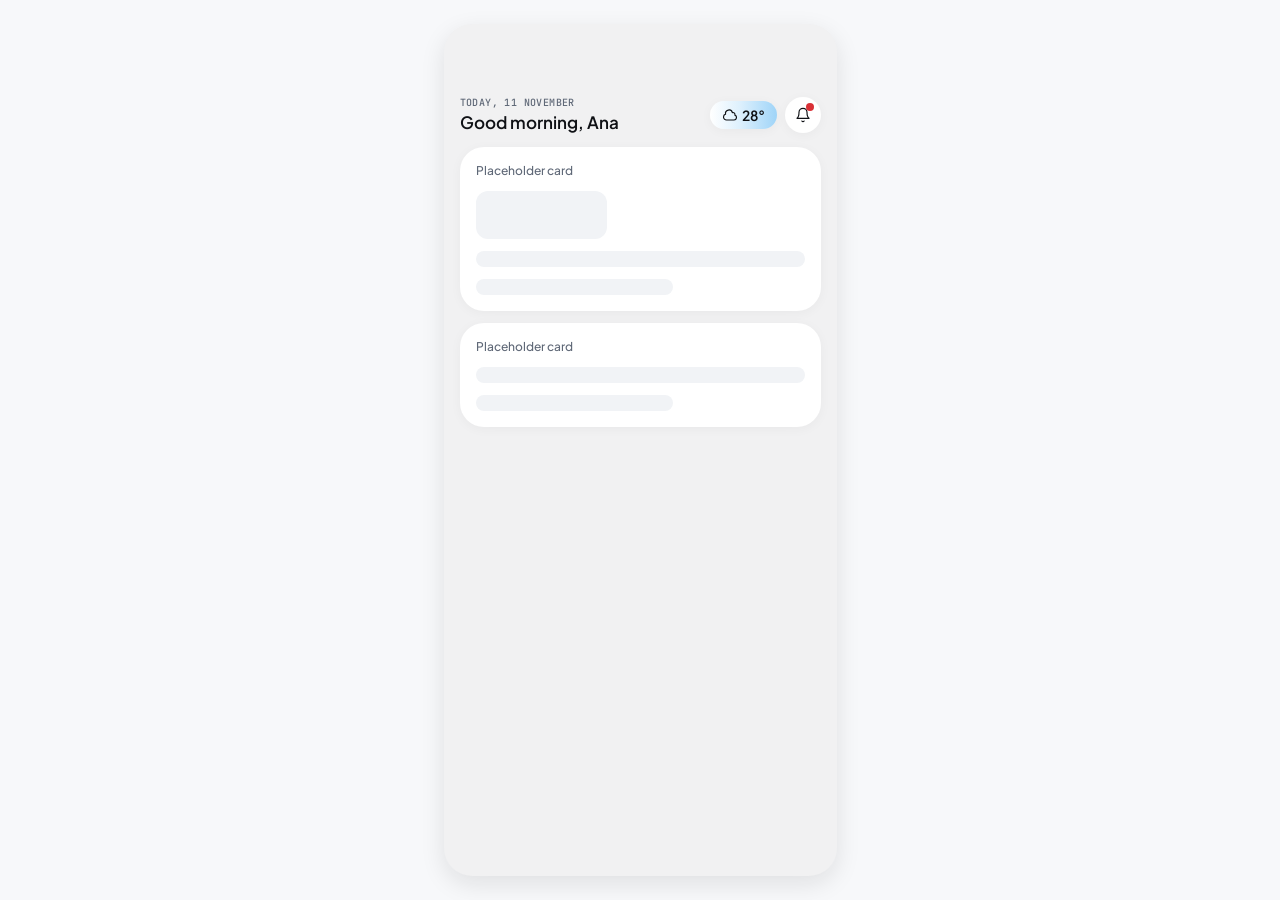
<file: SIA-CLAUDE/prototype/weather-island/index.html>
<!DOCTYPE html>
<html lang="en">
<head>
<meta charset="utf-8">
<meta name="viewport" content="width=device-width, initial-scale=1">
<title>Loc8 · Weather island prototype</title>
<link rel="preconnect" href="https://fonts.googleapis.com">
<link rel="preconnect" href="https://fonts.gstatic.com" crossorigin>
<link href="https://fonts.googleapis.com/css2?family=JetBrains+Mono:wght@500&family=Plus+Jakarta+Sans:wght@400;500;600;700;800&display=swap" rel="stylesheet">
<style>
/* =========================================================================
   Tokens. Names follow DESIGN.md. Raw values live only in this block.
   ========================================================================= */
:root {
  /* Color: core */
  --bg-default: #FFFFFF;
  --bg-app: #F1F1F2;
  --bg-subtle: #F7F8FA;
  --bg-muted: #F1F3F6;
  --text-primary: #0F1115;
  --text-secondary: #5F6877;
  --text-inverse: #FFFFFF;
  --semantic-error-ink: #D93036;

  /* Color: weather card (DESIGN.md 2.7, the only place gradients are allowed) */
  --weather-sky-clear: linear-gradient(180deg, #1F63C4 0%, #2A72D2 55%, #2F7AD6 100%);
  --weather-sky-cloudy: linear-gradient(180deg, #455E79 0%, #637A92 100%);
  --weather-sky-rain: linear-gradient(180deg, #3A4B5E 0%, #56697D 100%);
  --weather-sky-storm: linear-gradient(180deg, #2E3641 0%, #4D5866 100%);
  --weather-glow-warm: rgba(255, 200, 120, 0.34);
  --weather-glow-cool: rgba(110, 190, 255, 0.32);
  --weather-glow-cloud: rgba(255, 255, 255, 0.18);
  --weather-glow-mist: rgba(170, 200, 230, 0.22);
  --weather-glow-storm: rgba(140, 160, 190, 0.2);
  --weather-rain: rgba(255, 255, 255, 0.42);
  --weather-flash: rgba(255, 255, 255, 0.5);
  --weather-text-muted: rgba(255, 255, 255, 0.88);
  --weather-tab-track: rgba(0, 0, 0, 0.16);
  --weather-tab-pill: rgba(255, 255, 255, 0.2);
  --weather-tab-pill-focus: rgba(255, 255, 255, 0.32);
  --weather-tab-focus: rgba(255, 255, 255, 0.12);
  --weather-sun: #FFD75E;
  --weather-pill-sky: linear-gradient(90deg, #FFFFFF 0%, #DDF0FD 45%, #9FD4F8 100%);

  /* Spacing */
  --space-1: 4px;
  --space-2: 8px;
  --space-3: 12px;
  --space-4: 16px;
  --space-5: 20px;

  /* Layout and size */
  --layout-frame-width: 393px;
  --layout-frame-height: 852px;
  --layout-home-top: 71px;
  --layout-touch-min: 44px;
  --size-home-content-w: 361px;
  --size-weather-pill-h: 28px;
  --size-bell-btn: 36px;
  --size-icon-xs: 16px;
  --size-dot-sm: 8px;
  --size-control-md: 48px;
  --size-weather-icon-lg: 48px;
  --size-weather-icon-box: 64px;
  --stroke-icon: 1.75;

  /* Radius */
  --radius-none: 0px;
  --radius-sm: 12px;
  --radius-md: 16px;
  --radius-xl: 24px;
  --radius-2xl: 28px;

  /* Elevation */
  --shadow-card: 0 2px 12px rgba(0, 0, 0, 0.04);
  --shadow-raised: 0 8px 24px rgba(15, 17, 21, 0.10);

  /* Type */
  --font-sans: "Plus Jakarta Sans", system-ui, sans-serif;
  --font-mono: "JetBrains Mono", ui-monospace, monospace;

  /* Motion: island morph */
  --ease-smooth-out: cubic-bezier(0.22, 1, 0.36, 1);
  --island-open-dur: 350ms;
  --island-close-dur: 250ms;
  --pill-fade-dur: 150ms;
  --card-fade-dur: 250ms;
  --card-fade-delay: 100ms;
  --card-rise: 4px;
  --fade-blur: 2px;
  --reduced-fade-dur: 150ms;

  /* Motion: from the transitions.dev reference (AssestRef/style.css) */
  --tabs-dur: 250ms;
  --tabs-ease: cubic-bezier(0.22, 1, 0.36, 1);
  --icon-swap-dur: 250ms;
  --icon-swap-ease: ease-in-out;
  --icon-swap-start-scale: 0.25;
  --icon-swap-blur: 2px;
  --digit-dur: 500ms;
  --digit-ease: cubic-bezier(0.34, 1.45, 0.64, 1);
  --digit-distance: 8px;
  --digit-stagger: 70ms;
  --digit-blur: 2px;
  --text-swap-dur: 150ms;
  --text-swap-ease: ease-in-out;
  --text-swap-translate-y: 4px;
  --text-swap-blur: 2px;
  --text-morph-dur: 180ms;
  --text-morph-resize-dur: 240ms;
  --text-morph-blur: 2px;
  --wx-sky-fade: 700ms;
  --wx-sky-ease: ease-in-out;
  --wx-drift-dur: 16s;
  --wx-drift-distance: 18px;
  --wx-rain-dur: 800ms;
  --wx-flash-dur: 7s;
  --wx-spin-dur: 30s;
  --wx-float-dur: 4s;
  --wx-float-distance: 3px;
  --wx-drop-dur: 1100ms;
  --press-scale: 0.97;
  --press-dur: 150ms;
}

/* =========================================================================
   Page and phone frame
   ========================================================================= */
* { box-sizing: border-box; }
html, body { margin: 0; }
body {
  min-height: 100vh;
  display: grid;
  place-items: center;
  background: var(--bg-subtle);
  font-family: var(--font-sans);
  color: var(--text-primary);
  -webkit-font-smoothing: antialiased;
  text-rendering: optimizeLegibility;
}
:where(button) {
  font: inherit;
  color: inherit;
  padding: 0;
  margin: 0;
  border: 0;          /* reset the browser default, not a design border */
  background: none;
  cursor: pointer;
}
:where(button):focus-visible { outline: none; } /* focus is shown by fill change instead */

.phone {
  position: relative;
  width: var(--layout-frame-width);
  height: var(--layout-frame-height);
  background: var(--bg-app);
  border-radius: var(--radius-2xl);
  box-shadow: var(--shadow-raised);
  overflow: hidden;
}
@media (max-width: 430px) {
  body { display: block; }
  .phone { width: 100%; border-radius: var(--radius-none); box-shadow: none; }
}

.screen {
  padding: var(--layout-home-top) var(--space-4) 0;
  display: flex;
  flex-direction: column;
  gap: var(--space-3);
}

/* =========================================================================
   Greeting row (Role/Commuter/GreetingRow)
   ========================================================================= */
.greeting-row {
  position: relative;               /* the island is positioned against this row */
  width: 100%;
  max-width: var(--size-home-content-w);
  height: 40px;
  display: flex;
  align-items: center;
  gap: var(--space-2);
}
.greeting {
  flex: 1;
  min-width: 0;
  display: flex;
  flex-direction: column;
  transition: opacity var(--island-close-dur) var(--ease-smooth-out);
}
/* The open card covers the greeting, so fade it out of the way. */
.greeting-row:has(.island[data-open="true"]) .greeting {
  opacity: 0;
  transition: opacity var(--pill-fade-dur) var(--ease-smooth-out);
}
.greeting-date {
  font-family: var(--font-mono);
  font-size: 10px; line-height: 14px; font-weight: 500; letter-spacing: 0.04em; /* type/mono-tag */
  color: var(--text-secondary);
}
.greeting-title {
  font-size: 17px; line-height: 24px; font-weight: 600; /* type/greeting */
  white-space: nowrap; overflow: hidden; text-overflow: ellipsis;
}

/* Fixed-size slot: keeps the row still while the island morphs. JS sets its width. */
.weather-slot {
  flex: none;
  height: var(--size-weather-pill-h);
}

.bell {
  position: relative;
  flex: none;
  width: var(--size-bell-btn);
  height: var(--size-bell-btn);
  display: grid;
  place-items: center;
  border-radius: 999px;
  background: var(--bg-default);
  box-shadow: var(--shadow-card);
}
.bell::before { /* 44 px hit area around the 36 px button */
  content: "";
  position: absolute;
  inset: calc((var(--layout-touch-min) - var(--size-bell-btn)) / -2);
}
.bell:focus-visible { background: var(--bg-muted); }
.bell-dot {
  position: absolute;
  top: 6px; right: 7px;
  width: var(--size-dot-sm);
  height: var(--size-dot-sm);
  border-radius: 999px;
  background: var(--semantic-error-ink);
}

/* =========================================================================
   Weather island: one element that is both the white pill and the sky card
   ========================================================================= */
.island {
  position: absolute;
  top: calc((40px - var(--size-weather-pill-h)) / 2);
  right: 0;                     /* JS sets right, width, height, border-radius in px */
  z-index: 10;
  overflow: hidden;
  isolation: isolate;
  background: var(--weather-pill-sky);
  box-shadow: var(--shadow-card);
  transform-origin: center;
  /* Closing values. The open values are on [data-open="true"]. */
  transition:
    width var(--island-close-dur) var(--ease-smooth-out),
    height var(--island-close-dur) var(--ease-smooth-out),
    right var(--island-close-dur) var(--ease-smooth-out),
    border-radius var(--island-close-dur) var(--ease-smooth-out),
    box-shadow var(--island-close-dur) var(--ease-smooth-out),
    transform var(--press-dur) var(--ease-smooth-out);
}
.island[data-open="true"] {
  box-shadow: var(--shadow-raised);
  transition:
    width var(--island-open-dur) var(--ease-smooth-out),
    height var(--island-open-dur) var(--ease-smooth-out),
    right var(--island-open-dur) var(--ease-smooth-out),
    border-radius var(--island-open-dur) var(--ease-smooth-out),
    box-shadow var(--island-open-dur) var(--ease-smooth-out),
    transform var(--press-dur) var(--ease-smooth-out);
}

/* The real button. It covers the whole pill when closed,
   and the top strip of the card when open (tap it to close). */
.island-trigger {
  position: absolute;
  top: calc((40px - var(--size-weather-pill-h)) / 2);
  right: 0;
  z-index: 11;
  height: var(--size-weather-pill-h);
  border-radius: 999px;
}
.island-trigger[aria-expanded="false"]::before { /* 44 px hit area around the 36 px pill */
  content: "";
  position: absolute;
  inset: calc((var(--layout-touch-min) - var(--size-weather-pill-h)) / -2);
}
/* Pill press: scale the island, not the invisible button */
.island-trigger[aria-expanded="false"]:is(:active, .is-pressed) + .island {
  transform: scale(var(--press-scale));
  transition: transform var(--press-dur) var(--ease-smooth-out);
}
/* Focus: darken the pill slightly (fill change, no outline) */
.island-trigger[aria-expanded="false"]:focus-visible + .island { filter: brightness(0.94); }

/* ---------- Sky backdrop: fades in over the white pill as it opens ---------- */
.island-sky {
  position: absolute;
  inset: 0;
  z-index: 0;
  opacity: 0;
  transition: opacity var(--island-close-dur) var(--ease-smooth-out);
}
.island[data-open="true"] .island-sky {
  opacity: 1;
  transition: opacity var(--island-open-dur) var(--ease-smooth-out);
}
/* The sky layers are sized to the full card, anchored top-right,
   so the gradient does not stretch while the island grows. */
.sky {
  position: absolute;
  top: 0;
  right: 0;
  width: var(--size-home-content-w);
  height: 100%;
  min-height: 300px;
  overflow: hidden;
  opacity: 0;
  transition: opacity var(--wx-sky-fade) var(--wx-sky-ease);
}
.sky[data-key="clear"]  { background: var(--weather-sky-clear); }
.sky[data-key="cloudy"] { background: var(--weather-sky-cloudy); }
.sky[data-key="rain"]   { background: var(--weather-sky-rain); }
.sky[data-key="storm"]  { background: var(--weather-sky-storm); }
.island[data-weather="clear"]  .sky[data-key="clear"],
.island[data-weather="cloudy"] .sky[data-key="cloudy"],
.island[data-weather="rain"]   .sky[data-key="rain"],
.island[data-weather="storm"]  .sky[data-key="storm"] { opacity: 1; }

/* Soft drifting light */
.blob {
  position: absolute;
  border-radius: 50%;
  animation: wx-drift var(--wx-drift-dur) ease-in-out infinite alternate;
}
.blob--glow   { width: 240px; height: 240px; right: -110px; bottom: -110px;
                background: radial-gradient(circle, var(--weather-glow-warm), transparent 65%); }
.blob--cool   { width: 280px; height: 280px; left: -130px; top: 70px;
                background: radial-gradient(circle, var(--weather-glow-cool), transparent 68%);
                animation-duration: calc(var(--wx-drift-dur) * 1.3); animation-direction: alternate-reverse; }
.blob--cloud1 { width: 300px; height: 170px; left: -90px; top: 110px;
                background: radial-gradient(ellipse, var(--weather-glow-cloud), transparent 68%); }
.blob--cloud2 { width: 240px; height: 150px; right: -90px; bottom: 30px;
                background: radial-gradient(ellipse, var(--weather-glow-cloud), transparent 68%);
                animation-duration: calc(var(--wx-drift-dur) * 1.25); animation-direction: alternate-reverse; }
.blob--mist   { width: 320px; height: 200px; left: -60px; bottom: -40px;
                background: radial-gradient(ellipse, var(--weather-glow-mist), transparent 68%); }
.blob--storm  { width: 300px; height: 200px; right: -100px; top: 40px;
                background: radial-gradient(ellipse, var(--weather-glow-storm), transparent 68%); }
@keyframes wx-drift {
  from { transform: none; }
  to   { transform: translate(var(--wx-drift-distance), calc(var(--wx-drift-distance) * -0.6)) scale(1.08); }
}

/* Rain streaks (built by JS) */
.rain { position: absolute; inset: 0; }
.rain > span {
  position: absolute;
  top: -24px;
  left: var(--x);
  width: 1.5px;
  height: var(--len, 16px);
  border-radius: 1px;
  background: linear-gradient(transparent, var(--weather-rain));
  animation: wx-fall var(--wx-rain-dur) linear infinite;
  animation-delay: calc(var(--wx-rain-dur) * var(--d) * -1);
}
@keyframes wx-fall {
  from { transform: rotate(8deg); }
  to   { transform: translate(-50px, 380px) rotate(8deg); }
}

/* Lightning flash (storm only) */
.flash {
  position: absolute;
  inset: 0;
  opacity: 0;
  background: radial-gradient(ellipse at 70% 0%, var(--weather-flash), transparent 70%);
  animation: wx-flash var(--wx-flash-dur) ease-out infinite;
}
@keyframes wx-flash {
  0%, 86%, 100% { opacity: 0; }
  88% { opacity: 0.4; }
  89% { opacity: 0.08; }
  91% { opacity: 0.3; }
}

/* Save battery: no sky motion while the card is closed */
.island:not([data-open="true"]) .island-sky * { animation-play-state: paused; }

/* ---------- Pill content (closed view) ---------- */
.island-pill {
  position: absolute;
  top: 0;
  right: 0;
  z-index: 1;
  height: var(--size-weather-pill-h);
  display: inline-flex;
  align-items: center;
  gap: var(--space-1);
  padding: 0 var(--space-3);
  white-space: nowrap;
  color: var(--text-primary);
  font-size: 14px; line-height: 20px; font-weight: 600; /* type/body, value weight */
  font-variant-numeric: tabular-nums;
  pointer-events: none;
  opacity: 1;
  filter: none;
  /* Closing: pill content comes back after the card content has left */
  transition:
    opacity var(--pill-fade-dur) var(--ease-smooth-out) var(--card-fade-delay),
    filter var(--pill-fade-dur) var(--ease-smooth-out) var(--card-fade-delay);
}
.island[data-open="true"] .island-pill {
  opacity: 0;
  filter: blur(var(--fade-blur));
  transition:
    opacity var(--pill-fade-dur) var(--ease-smooth-out),
    filter var(--pill-fade-dur) var(--ease-smooth-out);
}

/* ---------- Card content (open view) ---------- */
/* Fixed at full width and anchored top-right, so the island reveals it as it grows. */
.island-card {
  position: absolute;
  top: 0;
  right: 0;
  z-index: 1;
  width: var(--size-home-content-w);
  color: var(--text-inverse);
  opacity: 0;
  transform: translateY(var(--card-rise));
  filter: blur(var(--fade-blur));
  transition:
    opacity var(--pill-fade-dur) var(--ease-smooth-out),
    transform var(--pill-fade-dur) var(--ease-smooth-out),
    filter var(--pill-fade-dur) var(--ease-smooth-out);
}
.island[data-open="true"] .island-card {
  opacity: 1;
  transform: none;
  filter: none;
  transition:
    opacity var(--card-fade-dur) var(--ease-smooth-out) var(--card-fade-delay),
    transform var(--card-fade-dur) var(--ease-smooth-out) var(--card-fade-delay),
    filter var(--card-fade-dur) var(--ease-smooth-out) var(--card-fade-delay);
}

.wx-body { padding: var(--space-5) var(--space-5) 0; }
.wx-place {
  font-size: 16px; line-height: 24px; font-weight: 600; /* type/body-lg, title weight */
  white-space: nowrap; overflow: hidden; text-overflow: ellipsis;
}
.wx-day {
  font-size: 12px; line-height: 16px; font-weight: 500; /* type/caption */
  color: var(--weather-text-muted);
}
.wx-hero {
  display: flex;
  align-items: center;
  justify-content: space-between;
  gap: var(--space-3);
  margin-top: var(--space-2);
}
.wx-temp {
  flex: 1;
  min-width: 0;
  display: flex;
  align-items: baseline;
  font-size: 60px; line-height: 70px; font-weight: 500; letter-spacing: -0.02em; /* type/weather-temp */
  font-variant-numeric: tabular-nums;
}
.wx-cond {
  margin-top: var(--space-1);
  font-size: 14px; line-height: 20px; font-weight: 600; /* type/body, label weight */
}
.wx-hl {
  font-size: 12px; line-height: 16px; font-weight: 500; /* type/caption */
  color: var(--weather-text-muted);
  font-variant-numeric: tabular-nums;
  white-space: nowrap;
}

/* Icons */
.icon {
  display: block;
  fill: none;
  stroke: currentColor;
  stroke-width: var(--stroke-icon);
  stroke-linecap: round;
  stroke-linejoin: round;
}
.icon-xs { width: var(--size-icon-xs); height: var(--size-icon-xs); }
.icon-lg { width: var(--size-weather-icon-lg); height: var(--size-weather-icon-lg); stroke-width: 1.2; }

/* Large icon: icon swap */
.big-icon {
  position: relative;
  flex: none;
  display: grid;
  place-items: center;
  width: var(--size-weather-icon-box);
  height: var(--size-weather-icon-box);
}
.big-icon .t-icon {
  grid-area: 1 / 1;
  position: relative;
  display: grid;
  place-items: center;
  opacity: 0;
  filter: blur(var(--icon-swap-blur));
  transform: scale(var(--icon-swap-start-scale));
  transition:
    opacity var(--icon-swap-dur) var(--icon-swap-ease),
    filter var(--icon-swap-dur) var(--icon-swap-ease),
    transform var(--icon-swap-dur) var(--icon-swap-ease);
}
.big-icon[data-state="sun"]   .t-icon[data-key="sun"],
.big-icon[data-state="cloud"] .t-icon[data-key="cloud"],
.big-icon[data-state="rain"]  .t-icon[data-key="rain"],
.big-icon[data-state="bolt"]  .t-icon[data-key="bolt"] {
  opacity: 1;
  filter: none;
  transform: none;
}
.t-icon[data-key="sun"], .t-icon[data-key="bolt"] { color: var(--weather-sun); }
.t-icon[data-key="cloud"], .t-icon[data-key="rain"] { color: var(--text-inverse); }

/* Icon idle motion */
.wx-idle { display: grid; place-items: center; }
.wx-idle--spin    { animation: wx-spin var(--wx-spin-dur) linear infinite; }
.wx-idle--float   { animation: wx-float var(--wx-float-dur) ease-in-out infinite alternate; }
.wx-idle--flicker { animation: wx-flicker calc(var(--wx-float-dur) * 1.5) ease-in-out infinite; }
@keyframes wx-spin { to { transform: rotate(360deg); } }
@keyframes wx-float {
  from { transform: translateY(calc(var(--wx-float-distance) * -1)); }
  to   { transform: translateY(var(--wx-float-distance)); }
}
@keyframes wx-flicker {
  0%, 70%, 100% { opacity: 1; transform: none; }
  74% { opacity: 0.55; transform: scale(0.97); }
  78% { opacity: 1; transform: scale(1.02); }
}
.wx-drops {
  position: absolute;
  left: 50%;
  top: 46px;
  width: 22px;
  margin-left: -11px;
  display: flex;
  justify-content: space-between;
}
.wx-drops > span {
  width: 2px;
  height: 7px;
  border-radius: 2px;
  background: currentColor;
  opacity: 0;
  animation: wx-drop var(--wx-drop-dur) ease-in infinite;
}
.wx-drops > span:nth-child(2) { animation-delay: calc(var(--wx-drop-dur) * 0.35); }
.wx-drops > span:nth-child(3) { animation-delay: calc(var(--wx-drop-dur) * 0.7); }
@keyframes wx-drop {
  0%   { transform: translateY(-2px); opacity: 0; }
  30%  { opacity: 1; }
  100% { transform: translateY(10px); opacity: 0; }
}

/* Digit pop-in */
@keyframes t-digit-pop-in {
  0%   { transform: translateY(var(--digit-distance)); opacity: 0; filter: blur(var(--digit-blur)); }
  100% { transform: none; opacity: 1; filter: none; }
}
.t-digit-group { display: inline-flex; align-items: baseline; }
.t-digit { display: inline-block; }
.t-digit-group.is-animating .t-digit { animation: t-digit-pop-in var(--digit-dur) var(--digit-ease) both; }
.t-digit-group.is-animating .t-digit[data-stagger="1"] { animation-delay: var(--digit-stagger); }
.t-digit-group.is-animating .t-digit[data-stagger="2"] { animation-delay: calc(var(--digit-stagger) * 2); }
.t-digit-group.is-animating .t-digit[data-same] { animation: none; }

/* Condition text swap */
.t-text-swap {
  display: inline-block;
  transform: none;
  filter: none;
  opacity: 1;
  transition:
    transform var(--text-swap-dur) var(--text-swap-ease),
    filter var(--text-swap-dur) var(--text-swap-ease),
    opacity var(--text-swap-dur) var(--text-swap-ease);
}
.t-text-swap.is-exit {
  transform: translateY(calc(var(--text-swap-translate-y) * -1));
  filter: blur(var(--text-swap-blur));
  opacity: 0;
}
.t-text-swap.is-enter-start {
  transform: translateY(var(--text-swap-translate-y));
  filter: blur(var(--text-swap-blur));
  opacity: 0;
  transition: none;
}

/* Day name morph: only the letters that change cross-fade */
.t-morph { white-space: nowrap; }
.t-morph-swap {
  display: inline-grid;
  vertical-align: bottom;
  justify-items: start;
  transition: width var(--text-morph-resize-dur) var(--ease-smooth-out);
}
.t-morph-swap > span {
  grid-area: 1 / 1;
  white-space: pre;
  transition:
    opacity var(--text-morph-dur) var(--ease-smooth-out),
    filter var(--text-morph-dur) var(--ease-smooth-out);
}
.t-morph-new { opacity: 0; filter: blur(var(--text-morph-blur)); }
.t-morph-swap.is-morphing .t-morph-old { opacity: 0; filter: blur(var(--text-morph-blur)); }
.t-morph-swap.is-morphing .t-morph-new { opacity: 1; filter: none; }

/* Day tabs: see-through track with a sliding light pill */
.tabs {
  position: relative;
  display: flex;
  gap: var(--space-1);
  margin: var(--space-4) var(--space-3) var(--space-3);
  padding: var(--space-1);
  border-radius: var(--radius-md);
  background: var(--weather-tab-track);
}
.tab {
  position: relative;
  z-index: 1;
  flex: 1;
  min-width: 0;
  height: var(--size-control-md);
  display: flex;
  flex-direction: column;
  align-items: center;
  justify-content: center;
  gap: 2px;
  border-radius: var(--radius-sm);
  font-size: 12px; line-height: 16px; font-weight: 500; /* type/caption */
  color: var(--weather-text-muted);
  transition:
    color var(--tabs-dur) var(--tabs-ease),
    background-color var(--tabs-dur) var(--tabs-ease),
    transform var(--press-dur) var(--ease-smooth-out);
}
.tab[aria-selected="true"] { color: var(--text-inverse); font-weight: 600; }
.tab:is(:active, .is-pressed) {
  transform: scale(var(--press-scale));
  transition: color var(--tabs-dur) var(--tabs-ease), transform 0ms;
}
@media (hover: hover) and (pointer: fine) {
  .tab:not([aria-selected="true"]):hover { color: var(--text-inverse); }
}
.tab:not([aria-selected="true"]):focus-visible { background: var(--weather-tab-focus); color: var(--text-inverse); }
.tabs:has(.tab[aria-selected="true"]:focus-visible) .tabs-pill { background: var(--weather-tab-pill-focus); }
.tabs-pill {
  position: absolute;
  top: var(--space-1);
  left: 0;
  z-index: 0;
  width: 0;
  height: var(--size-control-md);
  border-radius: var(--radius-sm);
  background: var(--weather-tab-pill);
  pointer-events: none;
  transition:
    transform var(--tabs-dur) var(--tabs-ease),
    width var(--tabs-dur) var(--tabs-ease),
    background-color var(--tabs-dur) var(--tabs-ease);
}

/* =========================================================================
   Placeholder content below (so the overlay can be seen)
   ========================================================================= */
.placeholder-card {
  width: 100%;
  max-width: var(--size-home-content-w);
  padding: var(--space-4);
  display: flex;
  flex-direction: column;
  gap: var(--space-3);
  border-radius: var(--radius-xl);
  background: var(--bg-default);
  box-shadow: var(--shadow-card);
}
.placeholder-label {
  font-size: 12px; line-height: 16px; font-weight: 500; /* type/caption */
  color: var(--text-secondary);
}
.skeleton {
  height: var(--space-4);
  border-radius: var(--radius-sm);
  background: var(--bg-muted);
}
.skeleton--tall { height: 48px; width: 40%; }
.skeleton--short { width: 60%; }

/* Touch: controls press in full on a tap, never select their label */
:where(button, [role="tab"]) {
  -webkit-tap-highlight-color: transparent;
  touch-action: manipulation;
  -webkit-user-select: none;
  user-select: none;
  -webkit-touch-callout: none;
}

/* =========================================================================
   Reduced motion: no morph, no sky motion. The card appears with a 150 ms fade.
   ========================================================================= */
@media (prefers-reduced-motion: reduce) {
  .island,
  .island[data-open="true"] { transition: opacity var(--reduced-fade-dur) linear !important; }
  .island.is-fading { opacity: 0; transition: none !important; }
  .island-trigger[aria-expanded="false"]:is(:active, .is-pressed) + .island { transform: none; }
  .island-sky, .sky, .island-pill, .island-card, .greeting { transition: none !important; }
  .island-pill, .island-card { filter: none !important; transform: none !important; }
  .blob, .rain > span, .flash, .wx-idle, .wx-drops > span { animation: none !important; }
  .rain, .flash { display: none; }
  .wx-drops > span { opacity: 1; }
  .big-icon .t-icon { transition: none !important; filter: none !important; transform: none !important; }
  .t-digit-group .t-digit { animation: none !important; }
  .t-text-swap, .t-morph-swap, .t-morph-swap > span { transition: none !important; }
  .tabs-pill, .tab { transition: none !important; }
  .tab:is(:active, .is-pressed) { transform: none; }
}
</style>
</head>
<body>

<div class="phone">
  <main class="screen">

    <div class="greeting-row">
      <div class="greeting">
        <span class="greeting-date">TODAY, 11 NOVEMBER</span>
        <span class="greeting-title">Good morning, Ana</span>
      </div>

      <!-- Empty slot that holds the pill's place in the row -->
      <div class="weather-slot" aria-hidden="true"></div>

      <!-- The accessible trigger. Placed before the island so CSS "+" can scale the island on press. -->
      <button class="island-trigger" id="weather-trigger" type="button"
              aria-expanded="false" aria-controls="weather-card"
              aria-label="Weather: 28 degrees, cloudy. 5-day forecast"></button>

      <!-- One element that is both the pill and the card -->
      <div class="island" id="weather-island" data-open="false" data-weather="cloudy">

        <div class="island-sky" aria-hidden="true">
          <div class="sky" data-key="clear">
            <span class="blob blob--cool"></span>
            <span class="blob blob--glow"></span>
          </div>
          <div class="sky" data-key="cloudy">
            <span class="blob blob--cloud1"></span>
            <span class="blob blob--cloud2"></span>
          </div>
          <div class="sky" data-key="rain">
            <span class="blob blob--mist"></span>
            <span class="rain" data-count="14"></span>
          </div>
          <div class="sky" data-key="storm">
            <span class="blob blob--storm"></span>
            <span class="rain" data-count="20"></span>
            <span class="flash"></span>
          </div>
        </div>

        <div class="island-pill" aria-hidden="true">
          <svg class="icon icon-xs" viewBox="0 0 24 24" aria-hidden="true"><path d="M2.25 15a4.5 4.5 0 0 0 4.5 4.5H18a3.75 3.75 0 0 0 1.332-7.257 3 3 0 0 0-3.758-3.848 5.25 5.25 0 0 0-10.233 2.33A4.502 4.502 0 0 0 2.25 15Z"/></svg>
          <span>28°</span>
        </div>

        <div class="island-card" id="weather-card" role="region" aria-label="5-day forecast" aria-hidden="true" inert>
          <div class="wx-body" role="tabpanel" id="weather-panel" aria-labelledby="weather-tab-0">
            <div class="wx-place">Bugasong</div>
            <div class="wx-day"><span class="t-morph" id="weather-day">Wednesday</span></div>
            <div class="wx-hero">
              <div class="wx-temp"><span class="t-digit-group" id="weather-temp">28</span><span>°</span></div>
              <div class="big-icon" data-state="cloud" aria-hidden="true">
                <span class="t-icon" data-key="sun"><span class="wx-idle wx-idle--spin"><svg class="icon icon-lg" viewBox="0 0 24 24"><path d="M12 3v2.25m6.364.386-1.591 1.591M21 12h-2.25m-.386 6.364-1.591-1.591M12 18.75V21m-4.773-4.227-1.591 1.591M5.25 12H3m4.227-4.773L5.636 5.636M15.75 12a3.75 3.75 0 1 1-7.5 0 3.75 3.75 0 0 1 7.5 0Z"/></svg></span></span>
                <span class="t-icon" data-key="cloud"><span class="wx-idle wx-idle--float"><svg class="icon icon-lg" viewBox="0 0 24 24"><path d="M2.25 15a4.5 4.5 0 0 0 4.5 4.5H18a3.75 3.75 0 0 0 1.332-7.257 3 3 0 0 0-3.758-3.848 5.25 5.25 0 0 0-10.233 2.33A4.502 4.502 0 0 0 2.25 15Z"/></svg></span></span>
                <span class="t-icon" data-key="rain"><span class="wx-idle wx-idle--float"><svg class="icon icon-lg" viewBox="0 0 24 24"><path d="M2.25 15a4.5 4.5 0 0 0 4.5 4.5H18a3.75 3.75 0 0 0 1.332-7.257 3 3 0 0 0-3.758-3.848 5.25 5.25 0 0 0-10.233 2.33A4.502 4.502 0 0 0 2.25 15Z"/></svg></span><span class="wx-drops"><span></span><span></span><span></span></span></span>
                <span class="t-icon" data-key="bolt"><span class="wx-idle wx-idle--flicker"><svg class="icon icon-lg" viewBox="0 0 24 24"><path d="m3.75 13.5 10.5-11.25L12 10.5h8.25L9.75 21.75 12 13.5H3.75Z"/></svg></span></span>
              </div>
            </div>
            <div class="wx-cond"><span class="t-text-swap" id="weather-cond">Cloudy</span></div>
            <div class="wx-hl">H:<span class="t-digit-group" id="weather-high">31</span>° L:<span class="t-digit-group" id="weather-low">25</span>°</div>
          </div>

          <div class="tabs" role="tablist" aria-label="Forecast days">
            <span class="tabs-pill" aria-hidden="true"></span>
            <!-- Tabs are built by JS from FORECAST below -->
          </div>
        </div>
      </div>

      <button class="bell" type="button" aria-label="Notifications, 1 unread">
        <svg class="icon icon-xs" viewBox="0 0 24 24" aria-hidden="true"><path d="M6 8a6 6 0 0 1 12 0c0 7 3 9 3 9H3s3-2 3-9"/><path d="M10.3 21a1.94 1.94 0 0 0 3.4 0"/></svg>
        <span class="bell-dot" aria-hidden="true"></span>
      </button>
    </div>

    <!-- Placeholder content: only here so you can see the overlay sit on top of it -->
    <section class="placeholder-card" aria-label="Placeholder card">
      <span class="placeholder-label">Placeholder card</span>
      <div class="skeleton skeleton--tall"></div>
      <div class="skeleton"></div>
      <div class="skeleton skeleton--short"></div>
    </section>
    <section class="placeholder-card" aria-label="Placeholder card">
      <span class="placeholder-label">Placeholder card</span>
      <div class="skeleton"></div>
      <div class="skeleton skeleton--short"></div>
    </section>

  </main>
</div>

<script>
(function () {
  'use strict';

  var root = document.documentElement;
  var reduceMotion = window.matchMedia('(prefers-reduced-motion: reduce)');

  // Read a CSS custom property as a number (e.g. "250ms" -> 250, "24px" -> 24).
  function cssNumber(name, fallback) {
    var value = parseFloat(getComputedStyle(root).getPropertyValue(name));
    return Number.isFinite(value) ? value : fallback;
  }

  // ---------------------------------------------------------------------
  // PLACEHOLDER MOCK DATA. Not real forecast data. Replace with a weather
  // source when the app is built. "sky" picks the backdrop, "icon" the icon.
  // ---------------------------------------------------------------------
  var FORECAST = [
    { label: 'Today', day: 'Wednesday', sky: 'cloudy', icon: 'cloud', condition: 'Cloudy',        temp: 28, high: 31, low: 25 },
    { label: 'Thu',   day: 'Thursday',  sky: 'clear',  icon: 'sun',   condition: 'Sunny',         temp: 31, high: 33, low: 26 },
    { label: 'Fri',   day: 'Friday',    sky: 'rain',   icon: 'rain',  condition: 'Light rain',    temp: 27, high: 29, low: 24 },
    { label: 'Sat',   day: 'Saturday',  sky: 'storm',  icon: 'bolt',  condition: 'Thunderstorms', temp: 26, high: 28, low: 24 },
    { label: 'Sun',   day: 'Sunday',    sky: 'clear',  icon: 'sun',   condition: 'Sunny',         temp: 30, high: 32, low: 25 }
  ];

  // Heroicons (outline) paths, MIT License, Copyright (c) Tailwind Labs, Inc.
  var CLOUD_PATH = 'M2.25 15a4.5 4.5 0 0 0 4.5 4.5H18a3.75 3.75 0 0 0 1.332-7.257 3 3 0 0 0-3.758-3.848 5.25 5.25 0 0 0-10.233 2.33A4.502 4.502 0 0 0 2.25 15Z';
  var ICON_PATHS = {
    sun: 'M12 3v2.25m6.364.386-1.591 1.591M21 12h-2.25m-.386 6.364-1.591-1.591M12 18.75V21m-4.773-4.227-1.591 1.591M5.25 12H3m4.227-4.773L5.636 5.636M15.75 12a3.75 3.75 0 1 1-7.5 0 3.75 3.75 0 0 1 7.5 0Z',
    cloud: CLOUD_PATH,
    rain: CLOUD_PATH,
    bolt: 'm3.75 13.5 10.5-11.25L12 10.5h8.25L9.75 21.75 12 13.5H3.75Z'
  };

  var row = document.querySelector('.greeting-row');
  var slot = document.querySelector('.weather-slot');
  var trigger = document.getElementById('weather-trigger');
  var island = document.getElementById('weather-island');
  var pillContent = island.querySelector('.island-pill');
  var card = document.getElementById('weather-card');
  var panel = document.getElementById('weather-panel');
  var bigIcon = card.querySelector('.big-icon');
  var dayEl = document.getElementById('weather-day');
  var tempEl = document.getElementById('weather-temp');
  var highEl = document.getElementById('weather-high');
  var lowEl = document.getElementById('weather-low');
  var condEl = document.getElementById('weather-cond');
  var tabBar = card.querySelector('.tabs');
  var tabPill = tabBar.querySelector('.tabs-pill');

  var isOpen = false;
  var currentDay = 0;

  // =====================================================================
  // Rain streaks. Spread is fixed (not random) so the card looks the
  // same every time: each streak gets an x position, a start delay and a length.
  // =====================================================================
  island.querySelectorAll('.rain').forEach(function (rain) {
    var count = parseInt(rain.dataset.count, 10) || 12;
    for (var i = 0; i < count; i++) {
      var streak = document.createElement('span');
      var x = ((i * 37) % 100) + (i % 3) * 2;
      streak.style.setProperty('--x', Math.min(x, 112) + '%');
      streak.style.setProperty('--d', ((i * 0.618) % 1).toFixed(3));
      streak.style.setProperty('--len', (12 + (i * 7) % 10) + 'px');
      rain.appendChild(streak);
    }
  });

  // =====================================================================
  // Island morph
  // `auto` sizes cannot be animated, so we measure real pixel sizes and
  // animate between them.
  // =====================================================================
  function pillHeight() { return cssNumber('--size-weather-pill-h', 36); }

  function setBox(el, width, height, right) {
    el.style.width = width + 'px';
    el.style.height = height + 'px';
    el.style.right = right + 'px';
  }

  function applyClosedGeometry() {
    var width = pillContent.offsetWidth;          // natural width of icon + "28°"
    slot.style.width = width + 'px';              // the row keeps this space
    // Distance from the row's right edge to the slot's right edge (the bell + gap).
    var right = row.clientWidth - (slot.offsetLeft + slot.offsetWidth);
    var height = pillHeight();
    setBox(island, width, height, right);
    // Half the height looks the same as a full pill but animates smoothly.
    island.style.borderRadius = (height / 2) + 'px';
    setBox(trigger, width, height, right);
  }

  function applyOpenGeometry() {
    var width = row.clientWidth;                  // full Home content width (361)
    var height = card.offsetHeight;               // measured card content height
    setBox(island, width, height, 0);
    island.style.borderRadius = cssNumber('--radius-xl', 24) + 'px';
    setBox(trigger, width, pillHeight(), 0);      // top strip of the card closes it
  }

  // Reduced motion: no morph. Hide the island, jump to the new size, fade in.
  function changeGeometry(applyFn) {
    if (!reduceMotion.matches) { applyFn(); return; }
    island.classList.add('is-fading');
    applyFn();
    void island.offsetWidth;                      // force layout so the fade starts from 0
    island.classList.remove('is-fading');
  }

  function openIsland() {
    if (isOpen) return;
    isOpen = true;
    card.inert = false;
    card.removeAttribute('aria-hidden');
    island.dataset.open = 'true';
    trigger.setAttribute('aria-expanded', 'true');
    moveTabPill(false);
    changeGeometry(applyOpenGeometry);
  }

  function closeIsland(returnFocus) {
    if (!isOpen) return;
    isOpen = false;
    if (returnFocus) trigger.focus();             // move focus out before the card becomes inert
    card.inert = true;
    card.setAttribute('aria-hidden', 'true');
    island.dataset.open = 'false';
    trigger.setAttribute('aria-expanded', 'false');
    changeGeometry(applyClosedGeometry);
  }

  trigger.addEventListener('click', function () {
    if (isOpen) closeIsland(true); else openIsland();
  });

  document.addEventListener('keydown', function (event) {
    if (event.key === 'Escape' && isOpen) closeIsland(true);
  });

  // Close on a tap outside the island
  document.addEventListener('pointerdown', function (event) {
    if (!isOpen) return;
    if (island.contains(event.target) || trigger.contains(event.target)) return;
    closeIsland(false);
  });

  // Close when keyboard focus leaves the card (e.g. Tab to the bell underneath)
  island.addEventListener('focusout', function (event) {
    var next = event.relatedTarget;
    if (!isOpen || !next) return;
    if (island.contains(next) || next === trigger) return;
    closeIsland(false);
  });

  // =====================================================================
  // Motion recipes from the transitions.dev reference
  // =====================================================================

  // Digit pop-in: only the digits that changed animate, with a small stagger.
  function setDigits(group, text) {
    var previous = group.textContent.replace(/\s+/g, '');
    if (previous === text) return;
    var sameCount = 0;
    while (sameCount < previous.length && sameCount < text.length && previous[sameCount] === text[sameCount]) sameCount++;
    group.classList.remove('is-animating');
    group.replaceChildren();
    var chars = text.split('');
    chars.forEach(function (ch, i) {
      var span = document.createElement('span');
      span.className = 't-digit';
      span.textContent = ch;
      if (i < sameCount) span.dataset.same = '';
      if (i === chars.length - 2) span.dataset.stagger = '1';
      else if (i === chars.length - 1) span.dataset.stagger = '2';
      group.appendChild(span);
    });
    void group.offsetHeight;                      // restart the animation
    group.classList.add('is-animating');
  }

  // Text swap: old text leaves upward, new text enters from below.
  function swapText(el, next) {
    var target = el.dataset.next || el.textContent;
    if (target === next) return;
    el.dataset.next = next;
    clearTimeout(el._swapTimer);
    el.classList.remove('is-enter-start');
    el.classList.add('is-exit');
    el._swapTimer = setTimeout(function () {
      el.textContent = next;
      el.classList.remove('is-exit');
      el.classList.add('is-enter-start');
      void el.offsetHeight;
      el.classList.remove('is-enter-start');
    }, reduceMotion.matches ? 0 : cssNumber('--text-swap-dur', 150));
  }

  // Text morph: keep the shared start and end letters ("Wedn|esday" ->
  // "Thur|sday" keeps "sday"), and cross-fade only the middle part.
  function morphText(el, next) {
    var previous = el.dataset.text != null ? el.dataset.text : el.textContent;
    if (previous === next) return;
    el.dataset.text = next;
    clearTimeout(el._morphTimer);
    if (reduceMotion.matches) { el.textContent = next; return; }
    var start = 0;
    while (start < previous.length && start < next.length && previous[start] === next[start]) start++;
    var end = 0;
    while (end < previous.length - start && end < next.length - start &&
           previous[previous.length - 1 - end] === next[next.length - 1 - end]) end++;
    var swap = document.createElement('span');
    swap.className = 't-morph-swap';
    var oldPart = document.createElement('span');
    oldPart.className = 't-morph-old';
    oldPart.setAttribute('aria-hidden', 'true');
    oldPart.textContent = previous.slice(start, previous.length - end);
    var newPart = document.createElement('span');
    newPart.className = 't-morph-new';
    newPart.textContent = next.slice(start, next.length - end);
    swap.append(oldPart, newPart);
    el.textContent = '';
    el.append(next.slice(0, start), swap, next.slice(next.length - end));
    swap.style.width = oldPart.getBoundingClientRect().width + 'px';
    void swap.offsetWidth;
    swap.classList.add('is-morphing');
    swap.style.width = newPart.getBoundingClientRect().width + 'px';
    el._morphTimer = setTimeout(function () {
      el.textContent = next;
    }, Math.max(cssNumber('--text-morph-dur', 180), cssNumber('--text-morph-resize-dur', 240)) + 40);
  }

  // =====================================================================
  // Day tabs
  // =====================================================================
  var tabs = FORECAST.map(function (day, i) {
    var tab = document.createElement('button');
    tab.type = 'button';
    tab.className = 'tab';
    tab.id = 'weather-tab-' + i;
    tab.setAttribute('role', 'tab');
    tab.setAttribute('aria-controls', 'weather-panel');
    tab.setAttribute('aria-selected', i === 0 ? 'true' : 'false');
    tab.tabIndex = i === 0 ? 0 : -1;
    // The accessible name says the weather in words, so color is never the only signal.
    tab.setAttribute('aria-label', day.day + ', ' + day.condition + ', ' + day.temp + ' degrees');
    tab.innerHTML =
      '<svg class="icon icon-xs" viewBox="0 0 24 24" aria-hidden="true"><path d="' + ICON_PATHS[day.icon] + '"/></svg>' +
      '<span aria-hidden="true">' + day.label + '</span>';
    tab.addEventListener('click', function () { selectDay(i, false); });
    tabBar.appendChild(tab);
    return tab;
  });

  function moveTabPill(animate) {
    var tab = tabs[currentDay];
    if (!animate) {
      var saved = tabPill.style.transition;
      tabPill.style.transition = 'none';
      tabPill.style.transform = 'translateX(' + tab.offsetLeft + 'px)';
      tabPill.style.width = tab.offsetWidth + 'px';
      void tabPill.offsetWidth;
      tabPill.style.transition = saved;
    } else {
      tabPill.style.transform = 'translateX(' + tab.offsetLeft + 'px)';
      tabPill.style.width = tab.offsetWidth + 'px';
    }
  }

  function selectDay(index, moveFocus) {
    if (index === currentDay) return;
    currentDay = index;
    var day = FORECAST[index];

    tabs.forEach(function (tab, k) {
      tab.setAttribute('aria-selected', k === index ? 'true' : 'false');
      tab.tabIndex = k === index ? 0 : -1;
    });
    if (moveFocus) tabs[index].focus();
    moveTabPill(true);
    panel.setAttribute('aria-labelledby', tabs[index].id);

    island.dataset.weather = day.sky;             // sky cross-fade
    bigIcon.dataset.state = day.icon;             // icon swap
    morphText(dayEl, day.day);                    // day name morph
    swapText(condEl, day.condition);              // condition swap
    setDigits(tempEl, String(day.temp));          // digit pop-in
    setDigits(highEl, String(day.high));
    setDigits(lowEl, String(day.low));
  }

  tabBar.addEventListener('keydown', function (event) {
    var count = tabs.length;
    if (event.key === 'ArrowRight') { event.preventDefault(); selectDay((currentDay + 1) % count, true); }
    else if (event.key === 'ArrowLeft') { event.preventDefault(); selectDay((currentDay - 1 + count) % count, true); }
  });

  // =====================================================================
  // Initial layout. Re-measure after the web font loads, because the
  // pill width depends on the font.
  // =====================================================================
  function layout() {
    if (isOpen) applyOpenGeometry(); else applyClosedGeometry();
    moveTabPill(false);
  }
  function layoutWithoutAnimation() {
    island.style.transition = 'none';
    layout();
    void island.offsetWidth;
    island.style.transition = '';
  }
  layoutWithoutAnimation();
  if (document.fonts && document.fonts.ready) document.fonts.ready.then(layoutWithoutAnimation);
  window.addEventListener('resize', layout);
})();

/* Touch press helper (from the reference motion.js): a tap holds .is-pressed
   for at least --press-dur, so the press state is visible even on a quick tap. */
(function () {
  var SELECTOR = 'button, [role="tab"]';
  var minPress = parseFloat(getComputedStyle(document.documentElement).getPropertyValue('--press-dur')) || 150;
  document.addEventListener('pointerdown', function (event) {
    if (event.pointerType === 'mouse') return;
    var el = event.target && event.target.closest && event.target.closest(SELECTOR);
    if (!el || el.disabled) return;
    var startTime = performance.now();
    clearTimeout(el._pressTimer);
    el.classList.add('is-pressed');
    function release() {
      document.removeEventListener('pointerup', release, true);
      document.removeEventListener('pointercancel', release, true);
      el._pressTimer = setTimeout(function () {
        el.classList.remove('is-pressed');
      }, Math.max(0, minPress - (performance.now() - startTime)));
    }
    document.addEventListener('pointerup', release, true);
    document.addEventListener('pointercancel', release, true);
  }, { passive: true });
})();
</script>
</body>
</html>
</file>
<file: prototype/mascot-wave/mascot-wave.css>
/* MascotWave — Loc8 waving mascot.
 *
 * Layer geometry is generated from assets/mascot/pivot.json; the numbers below
 * mirror that file and are the only values to update if the split is re-run.
 */

.mascot-wave {
  /* shared canvas (body.png) */
  --mw-canvas-w: 929;
  --mw-canvas-h: 1044;
  /* hand.png placement on that canvas */
  --mw-hand-x: 663;
  --mw-hand-y: 485;
  --mw-hand-w: 252;
  --mw-hand-h: 237;
  /* wrist pivot, in hand.png pixels */
  --mw-pivot-x: 68.5;
  --mw-pivot-y: 171.8;

  --mw-size: 200;
  --mw-wave: 2500ms;
  --mw-bob: 2500ms;

  display: inline-block;
  width: calc(var(--mw-size) * 1px);
  aspect-ratio: var(--mw-canvas-w) / var(--mw-canvas-h);
  position: relative;
  -webkit-user-select: none;
  user-select: none;
}

.mascot-wave__stage {
  position: absolute;
  inset: 0;
  animation: mw-bob var(--mw-bob) ease-in-out infinite;
  will-change: transform;
}

.mascot-wave__body,
.mascot-wave__hand {
  position: absolute;
  display: block;
  height: auto;
  pointer-events: none;
}

.mascot-wave__body {
  left: 0;
  top: 0;
  width: 100%;
}

.mascot-wave__hand-wrap {
  position: absolute;
  left: calc(var(--mw-hand-x) / var(--mw-canvas-w) * 100%);
  top: calc(var(--mw-hand-y) / var(--mw-canvas-h) * 100%);
  width: calc(var(--mw-hand-w) / var(--mw-canvas-w) * 100%);
  aspect-ratio: var(--mw-hand-w) / var(--mw-hand-h);
  transform-origin: calc(var(--mw-pivot-x) / var(--mw-hand-w) * 100%)
                    calc(var(--mw-pivot-y) / var(--mw-hand-h) * 100%);
  animation: mw-tilt var(--mw-bob) ease-in-out infinite;
  will-change: transform;
}

.mascot-wave__hand {
  left: 0;
  top: 0;
  width: 100%;
  transform-origin: calc(var(--mw-pivot-x) / var(--mw-hand-w) * 100%)
                    calc(var(--mw-pivot-y) / var(--mw-hand-h) * 100%);
  animation: mw-wave var(--mw-wave) ease-in-out infinite;
  will-change: transform;
}

/* Wave: 0 -> -20 -> +15 -> -15 -> 0 in the first 1.2 s of a 2.5 s cycle,
 * then a 1.3 s rest so there is a beat between waves. */
@keyframes mw-wave {
  0%   { transform: rotate(0deg); }
  12%  { transform: rotate(-20deg); }
  24%  { transform: rotate(15deg); }
  36%  { transform: rotate(-15deg); }
  48%  { transform: rotate(0deg); }
  100% { transform: rotate(0deg); }
}

/* Idle: one breath per wave cycle, so the loop has no seam. */
@keyframes mw-bob {
  0%, 100% { transform: translateY(0); }
  50%      { transform: translateY(-3px); }
}

@keyframes mw-tilt {
  0%, 100% { transform: rotate(0deg); }
  50%      { transform: rotate(2.5deg); }
}

/* data-autoplay="false" -> hold the resting pose. */
.mascot-wave[data-autoplay="false"] .mascot-wave__stage,
.mascot-wave[data-autoplay="false"] .mascot-wave__hand-wrap,
.mascot-wave[data-autoplay="false"] .mascot-wave__hand {
  animation: none;
}

/* data-loop="false" -> one wave, then rest. */
.mascot-wave[data-loop="false"] .mascot-wave__stage,
.mascot-wave[data-loop="false"] .mascot-wave__hand-wrap,
.mascot-wave[data-loop="false"] .mascot-wave__hand {
  animation-iteration-count: 1;
}

@media (prefers-reduced-motion: reduce) {
  .mascot-wave__stage,
  .mascot-wave__hand-wrap,
  .mascot-wave__hand {
    animation: none !important;
    transform: none !important;
  }
}
</file>
